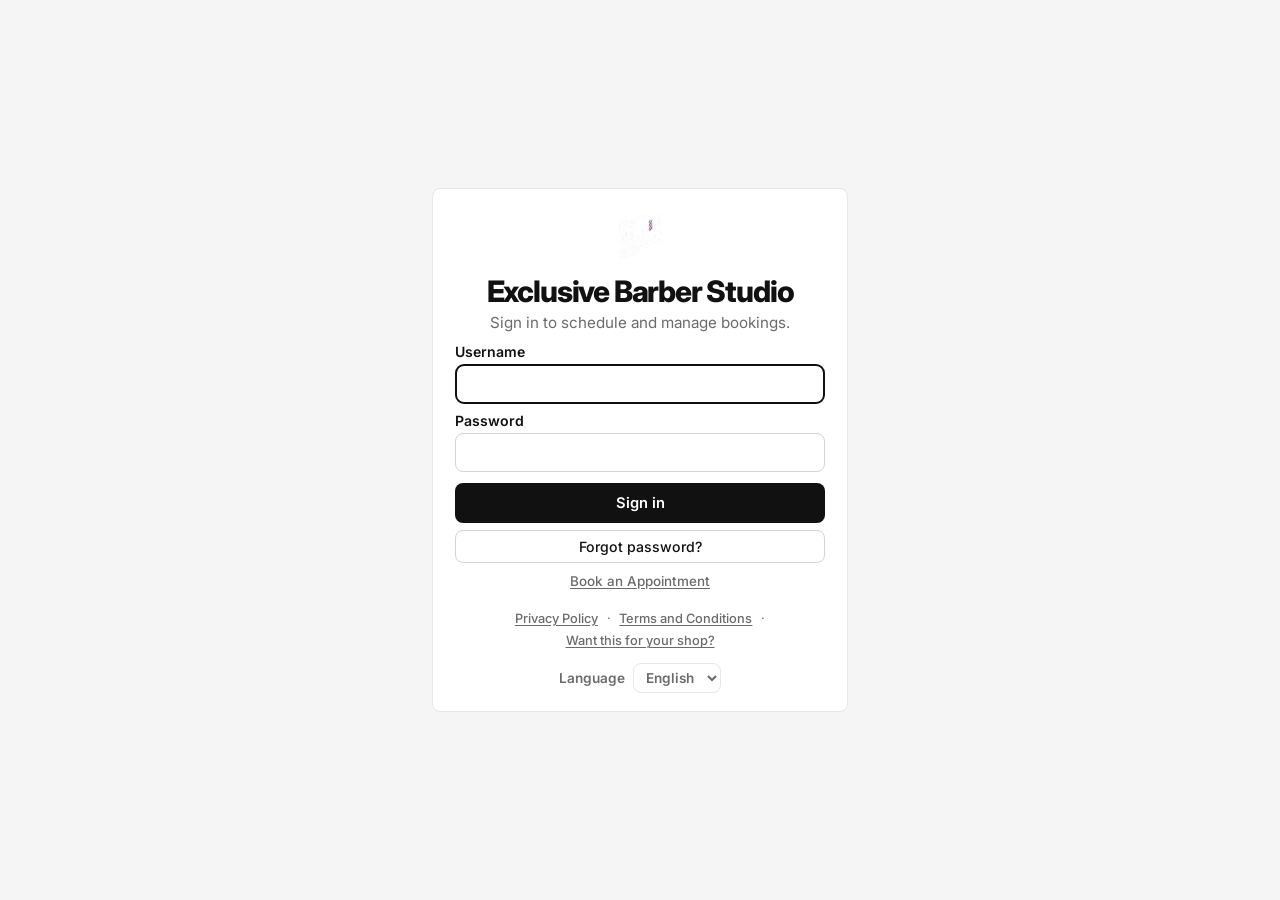
<file: templates/login.html>
<!DOCTYPE html>
<html lang="en">
  <head>
    <meta charset="UTF-8" />
    <meta name="viewport" content="width=device-width, initial-scale=1.0, viewport-fit=cover" />
    <title>Sign in — Exclusive Barber Studio</title>
    <link rel="preconnect" href="https://fonts.googleapis.com" />
    <link rel="preconnect" href="https://fonts.gstatic.com" crossorigin />
    <link
      href="https://fonts.googleapis.com/css2?family=Inter:wght@400;500;600;700&display=swap"
      rel="stylesheet"
    />
    <link rel="stylesheet" href="/static/styles.css?v=164" />
  </head>
  <body class="login-page">
    <main class="login-shell">
      <div class="login-card">
        <div class="login-brand">
          <img
            class="brand-logo"
            src="/static/img/logo.png?v=2"
            alt="Exclusive Barber Studio"
            width="200"
            height="54"
            style="margin: 0 auto 0.65rem; height: 3.25rem; max-width: 12rem"
          />
          <h1 class="login-title">Exclusive Barber Studio</h1>
          <p class="login-lead" id="login-lead" data-i18n="login.lead">Sign in to schedule and manage bookings.</p>
        </div>

        <form id="login-form" class="login-form" autocomplete="on">
          <label>
            <span data-i18n="login.username">Username</span>
            <input type="text" id="login-username" name="username" required maxlength="80" autocomplete="username" autofocus />
          </label>
          <label>
            <span data-i18n="login.password">Password</span>
            <input type="password" id="login-password" name="password" required maxlength="200" autocomplete="current-password" />
          </label>
          <p class="login-error" id="login-error" hidden role="alert"></p>
          <button type="submit" class="cta login-submit" data-i18n="login.submit">Sign in</button>
          <button type="button" class="chip login-forgot-btn" id="show-forgot" data-i18n="login.forgot">Forgot password?</button>
        </form>

        <form id="forgot-form" class="login-form" hidden>
          <p class="login-forgot-lead" data-i18n="login.forgotLead">Enter your username or email. We’ll send a reset link if email is configured.</p>
          <label>
            <span data-i18n="login.usernameOrEmail">Username or email</span>
            <input type="text" id="forgot-identity" name="username_or_email" required maxlength="255" autocomplete="username" />
          </label>
          <p class="login-error" id="forgot-error" hidden role="alert"></p>
          <p class="login-ok" id="forgot-ok" hidden role="status"></p>
          <button type="submit" class="cta login-submit" data-i18n="login.sendReset">Send reset link</button>
          <button type="button" class="chip login-forgot-btn" id="show-login" data-i18n="login.backToSignIn">Back to sign in</button>
        </form>

        <p class="login-book-link">
          <a href="/book" data-i18n="login.bookLink">Book an Appointment</a>
        </p>

        <p class="site-legal-footer login-legal-footer">
          <a href="/privacy">Privacy Policy</a>
          <span aria-hidden="true">·</span>
          <a href="/terms">Terms and Conditions</a>
          <span aria-hidden="true">·</span>
          <a href="/interested">Want this for your shop?</a>
        </p>

        <label class="login-lang">
          <span data-i18n="settings.language">Language</span>
          <select id="login-language">
            <option value="en">English</option>
            <option value="es">Español</option>
          </select>
        </label>
      </div>
    </main>
    <script>
      (function () {
        var EMAIL_OK = {{ "true" if email_configured else "false" }};
        var I18N = {
          en: {
            "login.lead": "Sign in to schedule and manage jobs.",
            "login.username": "Username",
            "login.password": "Password",
            "login.submit": "Sign in",
            "login.forgot": "Forgot password?",
            "login.forgotLead": "Enter your username or email. We’ll send a reset link if email is configured.",
            "login.usernameOrEmail": "Username or email",
            "login.sendReset": "Send reset link",
            "login.backToSignIn": "Back to sign in",
            "login.failed": "Invalid username or password.",
            "login.resetSent": "If an account matches, a reset email was sent. Check your inbox.",
            "login.emailOff": "Email is not configured. Ask an admin to reset your password in Settings → Users.",
            "login.bookLink": "Book an Appointment",
            "settings.language": "Language",
          },
          es: {
            "login.lead": "Inicie sesión para programar y gestionar trabajos.",
            "login.username": "Usuario",
            "login.password": "Contraseña",
            "login.submit": "Entrar",
            "login.forgot": "¿Olvidó la contraseña?",
            "login.forgotLead": "Ingrese su usuario o correo. Enviaremos un enlace si el correo está configurado.",
            "login.usernameOrEmail": "Usuario o correo",
            "login.sendReset": "Enviar enlace",
            "login.backToSignIn": "Volver a iniciar sesión",
            "login.failed": "Usuario o contraseña incorrectos.",
            "login.resetSent": "Si hay una cuenta, se envió un correo de restablecimiento. Revise su bandeja.",
            "login.emailOff": "El correo no está configurado. Pida a un admin restablecer la contraseña en Ajustes → Usuarios.",
            "login.bookLink": "Agendar una cita",
            "settings.language": "Idioma",
          },
        };
        function lang() {
          try {
            var prefs = JSON.parse(localStorage.getItem("repairDesk.prefs.v1") || "{}");
            return prefs.language === "es" ? "es" : "en";
          } catch (e) {
            return "en";
          }
        }
        function t(key) {
          var L = lang();
          return (I18N[L] && I18N[L][key]) || I18N.en[key] || key;
        }
        function applyI18n() {
          document.querySelectorAll("[data-i18n]").forEach(function (el) {
            el.textContent = t(el.getAttribute("data-i18n"));
          });
          document.documentElement.lang = lang();
          var sel = document.getElementById("login-language");
          if (sel) sel.value = lang();
        }
        applyI18n();
        document.getElementById("login-language").addEventListener("change", function (e) {
          try {
            var prefs = JSON.parse(localStorage.getItem("repairDesk.prefs.v1") || "{}");
            prefs.language = e.target.value;
            localStorage.setItem("repairDesk.prefs.v1", JSON.stringify(prefs));
          } catch (_) {}
          applyI18n();
        });
        function showForgot(on) {
          document.getElementById("login-form").hidden = !!on;
          document.getElementById("forgot-form").hidden = !on;
        }
        document.getElementById("show-forgot").addEventListener("click", function () {
          showForgot(true);
        });
        document.getElementById("show-login").addEventListener("click", function () {
          showForgot(false);
        });
        document.getElementById("login-form").addEventListener("submit", async function (e) {
          e.preventDefault();
          var err = document.getElementById("login-error");
          err.hidden = true;
          try {
            var res = await fetch("/api/auth/login", {
              method: "POST",
              headers: { "Content-Type": "application/json" },
              credentials: "same-origin",
              body: JSON.stringify({
                username: document.getElementById("login-username").value.trim(),
                password: document.getElementById("login-password").value,
              }),
            });
            if (!res.ok) {
              var body = {};
              try { body = await res.json(); } catch (_) {}
              err.textContent = body.detail || t("login.failed");
              err.hidden = false;
              return;
            }
            window.location.href = "/";
          } catch (_) {
            err.textContent = t("login.failed");
            err.hidden = false;
          }
        });
        document.getElementById("forgot-form").addEventListener("submit", async function (e) {
          e.preventDefault();
          var err = document.getElementById("forgot-error");
          var ok = document.getElementById("forgot-ok");
          err.hidden = true;
          ok.hidden = true;
          if (!EMAIL_OK) {
            err.textContent = t("login.emailOff");
            err.hidden = false;
            return;
          }
          try {
            var res = await fetch("/api/auth/forgot-password", {
              method: "POST",
              headers: { "Content-Type": "application/json" },
              credentials: "same-origin",
              body: JSON.stringify({
                username_or_email: document.getElementById("forgot-identity").value.trim(),
              }),
            });
            var body = {};
            try { body = await res.json(); } catch (_) {}
            if (!res.ok || body.ok === false) {
              err.textContent = body.detail || t("login.emailOff");
              err.hidden = false;
              return;
            }
            ok.textContent = body.detail || t("login.resetSent");
            ok.hidden = false;
          } catch (_) {
            err.textContent = t("login.emailOff");
            err.hidden = false;
          }
        });
      })();
    </script>
  </body>
</html>
</file>
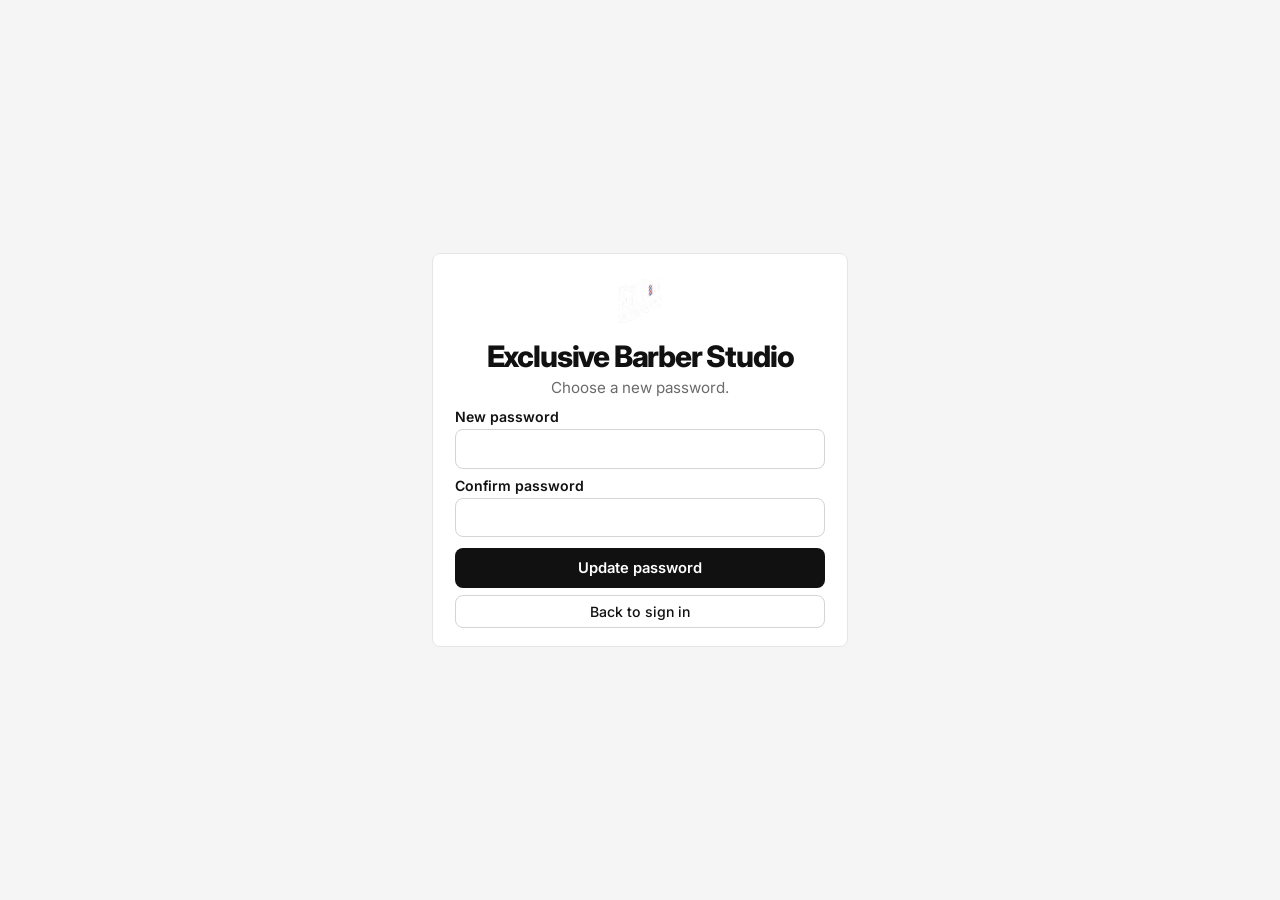
<file: templates/reset_password.html>
<!DOCTYPE html>
<html lang="en">
  <head>
    <meta charset="UTF-8" />
    <meta name="viewport" content="width=device-width, initial-scale=1.0, viewport-fit=cover" />
    <title>Reset password — Exclusive Barber Studio</title>
    <link rel="preconnect" href="https://fonts.googleapis.com" />
    <link rel="preconnect" href="https://fonts.gstatic.com" crossorigin />
    <link
      href="https://fonts.googleapis.com/css2?family=Inter:wght@400;500;600;700&display=swap"
      rel="stylesheet"
    />
    <link rel="stylesheet" href="/static/styles.css?v=164" />
  </head>
  <body class="login-page">
    <main class="login-shell">
      <div class="login-card">
        <div class="login-brand">
          <img
            class="brand-logo"
            src="/static/img/logo.png?v=2"
            alt="Exclusive Barber Studio"
            width="200"
            height="54"
            style="margin: 0 auto 0.65rem; height: 3.25rem; max-width: 12rem"
          />
          <h1 class="login-title">Exclusive Barber Studio</h1>
          <p class="login-lead" data-i18n="reset.lead">Choose a new password.</p>
        </div>
        <form id="reset-form" class="login-form">
          <input type="hidden" id="reset-token" value="{{ token | e }}" />
          <label>
            <span data-i18n="reset.newPassword">New password</span>
            <input type="password" id="reset-password" required minlength="6" maxlength="200" autocomplete="new-password" />
          </label>
          <label>
            <span data-i18n="reset.confirmPassword">Confirm password</span>
            <input type="password" id="reset-confirm" required minlength="6" maxlength="200" autocomplete="new-password" />
          </label>
          <p class="login-error" id="reset-error" hidden role="alert"></p>
          <p class="login-ok" id="reset-ok" hidden role="status"></p>
          <button type="submit" class="cta login-submit" data-i18n="reset.submit">Update password</button>
          <a class="chip login-forgot-btn" href="/login" data-i18n="login.backToSignIn">Back to sign in</a>
        </form>
      </div>
    </main>
    <script>
      (function () {
        var I18N = {
          en: {
            "reset.lead": "Choose a new password.",
            "reset.newPassword": "New password",
            "reset.confirmPassword": "Confirm password",
            "reset.submit": "Update password",
            "reset.mismatch": "Passwords do not match.",
            "reset.short": "Password must be at least 6 characters.",
            "reset.invalid": "This reset link is invalid or has expired.",
            "reset.done": "Password updated. You can sign in now.",
            "login.backToSignIn": "Back to sign in",
          },
          es: {
            "reset.lead": "Elija una nueva contraseña.",
            "reset.newPassword": "Nueva contraseña",
            "reset.confirmPassword": "Confirmar contraseña",
            "reset.submit": "Actualizar contraseña",
            "reset.mismatch": "Las contraseñas no coinciden.",
            "reset.short": "La contraseña debe tener al menos 6 caracteres.",
            "reset.invalid": "Este enlace no es válido o ha expirado.",
            "reset.done": "Contraseña actualizada. Ya puede iniciar sesión.",
            "login.backToSignIn": "Volver a iniciar sesión",
          },
        };
        function lang() {
          try {
            var prefs = JSON.parse(localStorage.getItem("repairDesk.prefs.v1") || "{}");
            return prefs.language === "es" ? "es" : "en";
          } catch (e) {
            return "en";
          }
        }
        function t(key) {
          var L = lang();
          return (I18N[L] && I18N[L][key]) || I18N.en[key] || key;
        }
        document.querySelectorAll("[data-i18n]").forEach(function (el) {
          el.textContent = t(el.getAttribute("data-i18n"));
        });
        document.documentElement.lang = lang();
        document.getElementById("reset-form").addEventListener("submit", async function (e) {
          e.preventDefault();
          var err = document.getElementById("reset-error");
          var ok = document.getElementById("reset-ok");
          err.hidden = true;
          ok.hidden = true;
          var token = document.getElementById("reset-token").value.trim();
          var pw = document.getElementById("reset-password").value;
          var confirm = document.getElementById("reset-confirm").value;
          if (pw.length < 6) {
            err.textContent = t("reset.short");
            err.hidden = false;
            return;
          }
          if (pw !== confirm) {
            err.textContent = t("reset.mismatch");
            err.hidden = false;
            return;
          }
          if (!token) {
            err.textContent = t("reset.invalid");
            err.hidden = false;
            return;
          }
          try {
            var res = await fetch("/api/auth/reset-password", {
              method: "POST",
              headers: { "Content-Type": "application/json" },
              credentials: "same-origin",
              body: JSON.stringify({ token: token, new_password: pw }),
            });
            var body = {};
            try { body = await res.json(); } catch (_) {}
            if (!res.ok) {
              err.textContent = body.detail || t("reset.invalid");
              err.hidden = false;
              return;
            }
            ok.textContent = t("reset.done");
            ok.hidden = false;
            setTimeout(function () { window.location.href = "/login"; }, 1400);
          } catch (_) {
            err.textContent = t("reset.invalid");
            err.hidden = false;
          }
        });
      })();
    </script>
  </body>
</html>
</file>
<file: static/styles.css>
:root {
  /* Aligned with customer /book (black / white Square-like desk) */
  --ink: #111;
  --muted: #6b6b6b;
  --line: #e6e6e6;
  --line-strong: #d4d4d4;
  --bg: #f5f5f5;
  --surface: #ffffff;
  /* Accent family (Look → Accent): primary + darker hover + DEMO mark */
  --accent: #111;
  --accent-2: #000;
  --accent-demo: #c62828;
  --danger: #b42318;
  --hour-h: 56px;
  --day-hours: 10;
  --radius: 8px;
  --ease: cubic-bezier(0.22, 1, 0.36, 1);
  --page-pad: clamp(0.85rem, 2vw, 1.5rem);
  --board-gap: clamp(0.75rem, 1.5vw, 1.15rem);
  --font-brand: Inter, system-ui, -apple-system, sans-serif;
  --font-display: Inter, system-ui, -apple-system, sans-serif;
  --font-body: Inter, system-ui, -apple-system, sans-serif;
  --font-metric: Inter, system-ui, -apple-system, sans-serif;
  --font-size-base: 16px;
}

*,
*::before,
*::after {
  box-sizing: border-box;
}

html {
  font-size: var(--font-size-base);
  overflow-x: clip;
}

html,
body {
  margin: 0;
  min-height: 100%;
  max-width: 100%;
}

body {
  font-family: var(--font-body);
  font-size: 1rem;
  color: var(--ink);
  background: var(--bg);
  -webkit-font-smoothing: antialiased;
  overflow-x: clip;
}

button,
input,
select,
textarea {
  font: inherit;
  color: inherit;
}

.app {
  width: 100%;
  max-width: min(1400px, 100%);
  margin: 0 auto;
  padding: var(--page-pad);
  padding-bottom: 2.5rem;
  min-height: 100vh;
  display: flex;
  flex-direction: column;
  box-sizing: border-box;
}

.header {
  display: flex;
  flex-wrap: wrap;
  align-items: center;
  justify-content: space-between;
  gap: 0.85rem 1rem;
  margin-bottom: 1.25rem;
  flex-shrink: 0;
  animation: rise 0.5s var(--ease) both;
}

/* Desktop: children join .header flex (order restores brand | nav | account | actions).
   ≤960: masthead becomes a real flex column so brand + account read as one unit. */
.header-masthead {
  display: contents;
}

.header .brand {
  order: 0;
}

.header .app-nav {
  order: 1;
  flex: 1 1 auto;
  justify-content: center;
}

.header .account-menu {
  order: 2;
}

.header .header-actions {
  order: 3;
}

.brand {
  display: flex;
  flex-wrap: wrap;
  align-items: center;
  gap: 0.45rem 0.75rem;
  min-width: 0;
  flex: 1 1 auto;
}

.dashboard-title {
  margin: 0;
  font-family: var(--font-brand);
  font-size: clamp(1.05rem, 2.5vw, 1.35rem);
  font-weight: 700;
  letter-spacing: -0.03em;
  line-height: 1.15;
  color: var(--ink);
  min-width: 0;
}

.dashboard-title-demo {
  color: var(--accent-demo, var(--accent));
  font-weight: 700;
}

.brand-mark {
  width: 2.25rem;
  height: 2.25rem;
  border-radius: 50%;
  background: #0a0a0a;
  position: relative;
  flex-shrink: 0;
}

.brand-mark::after {
  content: none;
}

.brand-logo {
  display: block;
  height: 2.1rem;
  width: auto;
  max-width: min(7.5rem, 28vw);
  object-fit: contain;
  flex-shrink: 0;
}

.brand-logo[hidden] {
  display: none !important;
}

.logo {
  margin: 0;
  font-family: var(--font-brand);
  font-size: clamp(1.15rem, 2.4vw, 1.55rem);
  font-weight: 700;
  letter-spacing: -0.03em;
  line-height: 1.1;
}

.header-actions {
  display: flex;
  align-items: center;
  gap: 0.65rem;
  flex-wrap: wrap;
  justify-content: flex-end;
  min-width: 0;
}

.day-nav {
  display: flex;
  align-items: center;
  gap: 0.2rem;
  padding: 0.25rem;
  background: var(--surface);
  border: 1px solid var(--line);
  border-radius: var(--radius);
  max-width: 100%;
  flex-wrap: wrap;
}

.day-nav input[type="date"] {
  border: 0;
  background: transparent;
  padding: 0.4rem 0.35rem;
  font-weight: 500;
  font-size: 0.92rem;
  min-width: 0;
  max-width: 11.5rem;
}

.schedule-mode-chips {
  display: flex;
  align-items: center;
  gap: 0.25rem;
  margin-left: 0.2rem;
  flex-wrap: wrap;
}

.schedule-mode-chips .chip {
  padding: 0.4rem 0.7rem;
  font-size: 0.84rem;
}

.icon,
.chip,
.cta,
.danger,
.slot-btn,
.job {
  cursor: pointer;
  transition:
    transform 0.2s var(--ease),
    background 0.2s var(--ease),
    border-color 0.2s var(--ease),
    box-shadow 0.2s var(--ease);
}

.icon {
  width: 2rem;
  height: 2rem;
  display: inline-grid;
  place-items: center;
  border: 0;
  background: transparent;
  border-radius: 8px;
  color: var(--ink);
  flex-shrink: 0;
}

.icon:hover {
  background: rgba(12, 18, 16, 0.05);
}

.chip {
  border: 1px solid var(--line-strong);
  background: var(--surface);
  color: var(--ink);
  padding: 0.45rem 0.75rem;
  border-radius: var(--radius);
  font-size: 0.88rem;
  font-weight: 500;
  white-space: nowrap;
}

.chip:hover {
  border-color: var(--ink);
  transform: none;
}

.cta {
  display: inline-flex;
  align-items: center;
  gap: 0.45rem;
  border: 0;
  background: var(--accent);
  color: #fff;
  padding: 0.7rem 1rem;
  border-radius: var(--radius);
  font-weight: 600;
  font-size: 0.92rem;
  box-shadow: none;
  white-space: nowrap;
}

.cta:hover {
  transform: none;
  background: var(--accent-2);
}

.danger {
  border: 0;
  background: transparent;
  color: var(--danger);
  font-weight: 600;
  padding: 0.55rem 0.7rem;
  border-radius: 10px;
}

.danger:hover {
  background: rgba(180, 35, 24, 0.06);
}

/* Equal tech columns — count driven by --board-cols (1 when filtered) */
.board {
  /*
   * Shared Day board panel under map + toolbar (Stacked / Columns / Focus):
   * --day-calendar-h = timeline / overview scroll window (Columns reference)
   * --day-tech-top-h = Columns .tech-top height (Focus pager must fit this)
   * --day-board-h    = full column card = top + calendar (one wrapper for all views)
   */
  --day-calendar-h: min(52vh, calc(100vh - 22rem));
  --day-tech-top-h: 3.25rem;
  --day-board-h: calc(var(--day-tech-top-h) + var(--day-calendar-h));
  display: grid;
  grid-template-columns: repeat(var(--board-cols, 2), minmax(0, 1fr));
  gap: var(--board-gap);
  width: 100%;
  max-width: 100%;
  flex: 0 0 auto;
  align-content: start;
  align-items: start;
  min-width: 0;
  min-height: 0;
  overflow-x: clip;
}

/*
 * Day board views: Stacked (is-overview) | Columns (--board-cols up to 3) | Focus (is-single).
 */
.board.is-single,
.board.is-overview {
  --board-cols: 1;
}

.board.is-columns {
  --board-cols: 3;
}

.board > .status,
.board > .day-tech-switcher,
.board > .day-overview {
  grid-column: 1 / -1;
}

/* Stacked | Columns | Focus — under the map, above the day board */
.day-board-toolbar {
  display: flex;
  flex-wrap: wrap;
  align-items: center;
  justify-content: center;
  gap: 0.45rem 0.75rem;
  margin: 0.15rem 0 0.55rem;
  min-width: 0;
}

.day-board-toolbar[hidden] {
  display: none !important;
}

.day-board-toolbar-controls {
  display: inline-flex;
  flex-wrap: wrap;
  align-items: center;
  justify-content: center;
  gap: 0.45rem 0.65rem;
  min-width: 0;
  max-width: 100%;
}

.day-board-view-toggle {
  display: inline-flex;
  flex-wrap: nowrap;
  align-items: center;
  gap: 0.2rem;
  padding: 0.22rem;
  background: rgba(255, 255, 255, 0.78);
  border: 1px solid var(--line);
  border-radius: 12px;
  backdrop-filter: blur(10px);
}

.day-board-view-toggle .chip {
  margin: 0;
  padding: 0.38rem 0.72rem;
  font-size: 0.82rem;
  border-style: solid;
  border-color: transparent;
  background: transparent;
  box-shadow: none;
}

.day-board-view-toggle .chip:hover {
  transform: none;
  background: rgba(12, 18, 16, 0.04);
}

.day-board-view-toggle .toggle-chip.active {
  border-color: var(--accent);
  background: #f5f5f5;
  color: var(--ink);
  font-weight: 600;
}

.day-board-columns-pager {
  display: inline-flex;
  align-items: center;
  gap: 0.35rem;
  padding: 0.2rem 0.35rem;
  background: rgba(255, 255, 255, 0.78);
  border: 1px solid var(--line);
  border-radius: 12px;
  backdrop-filter: blur(10px);
}

.day-board-columns-pager[hidden] {
  display: none !important;
}

.day-board-columns-page {
  font-size: 0.78rem;
  font-weight: 600;
  color: var(--muted);
  min-width: 4.5rem;
  text-align: center;
  white-space: nowrap;
}

.day-board-columns-pager .day-tech-nav:disabled {
  opacity: 0.35;
  cursor: default;
}

/* Compact All overview — stacked per-tech summaries under the map */
.day-overview {
  display: flex;
  flex-direction: column;
  gap: 0.45rem;
  width: 100%;
  min-width: 0;
}

/*
 * One shared schedule-panel height under map + toolbar.
 * Stacked overview and Columns/Focus .tech cards all use --day-board-h.
 */
.board.is-overview > .day-overview,
.board.is-columns > .tech,
.board.is-single > .tech {
  height: var(--day-board-h);
  min-height: var(--day-board-h);
  max-height: var(--day-board-h);
  box-sizing: border-box;
}

.board.is-overview > .day-overview {
  overflow-x: hidden;
  overflow-y: auto;
  overscroll-behavior: contain;
  -webkit-overflow-scrolling: touch;
}

.day-overview-item {
  display: flex;
  flex-direction: column;
  gap: 0.35rem;
  flex: 0 0 auto;
  min-width: 0;
  /* Same enter flow as Columns .tech */
  animation: rise 0.55s var(--ease) both;
}

.day-overview-item:nth-child(1) {
  animation-delay: 0s;
}

.day-overview-item:nth-child(2) {
  animation-delay: 0.08s;
}

.day-overview-item:nth-child(3) {
  animation-delay: 0.16s;
}

.day-overview-item:nth-child(4) {
  animation-delay: 0.24s;
}

.day-overview-item:nth-child(5) {
  animation-delay: 0.32s;
}

.day-overview-item:nth-child(6) {
  animation-delay: 0.4s;
}

.day-overview-item:nth-child(n + 7) {
  animation-delay: 0.48s;
}

.day-overview-item.is-expanded {
  flex: 1 1 auto;
  min-height: 0;
}

.day-overview-row {
  display: grid;
  grid-template-columns: auto minmax(0, 1fr) minmax(0, 1.35fr) auto;
  align-items: center;
  gap: 0.65rem 0.85rem;
  width: 100%;
  margin: 0;
  padding: 0.75rem 0.9rem;
  text-align: left;
  border: 1px solid var(--line);
  border-radius: calc(var(--radius) + 2px);
  background: rgba(255, 255, 255, 0.88);
  backdrop-filter: blur(10px);
  box-shadow: 0 1px 0 rgba(255, 255, 255, 0.75) inset;
  cursor: pointer;
  color: inherit;
  font: inherit;
  transition: background 0.15s ease, border-color 0.15s ease, transform 0.15s ease;
  flex: 0 0 auto;
}

.day-overview-row:hover {
  background: rgba(255, 255, 255, 0.98);
  border-color: color-mix(in srgb, var(--tech-color, var(--accent)) 35%, var(--line));
}

.day-overview-row:focus-visible {
  outline: 2px solid color-mix(in srgb, var(--tech-color, var(--accent)) 55%, transparent);
  outline-offset: 2px;
}

.day-overview-row.is-expanded {
  border-color: color-mix(in srgb, var(--tech-color, var(--accent)) 45%, var(--line));
  background: color-mix(in srgb, var(--tech-color, var(--accent)) 8%, rgba(255, 255, 255, 0.95));
  box-shadow: 0 0 0 1px color-mix(in srgb, var(--tech-color, var(--accent)) 28%, transparent),
    0 1px 0 rgba(255, 255, 255, 0.75) inset;
}

.day-overview-swatch {
  width: 0.65rem;
  height: 0.65rem;
  border-radius: 999px;
  background: var(--tech-color, var(--accent));
  flex-shrink: 0;
  box-shadow: 0 0 0 3px color-mix(in srgb, var(--tech-color, var(--accent)) 18%, transparent);
}

.day-overview-main {
  display: flex;
  flex-direction: column;
  gap: 0.12rem;
  min-width: 0;
}

.day-overview-name {
  font-family: var(--font-display);
  font-size: 0.98rem;
  font-weight: 700;
  letter-spacing: -0.02em;
  color: var(--tech-color, var(--ink));
  line-height: 1.2;
  overflow: hidden;
  text-overflow: ellipsis;
  white-space: nowrap;
}

.day-overview-count {
  font-size: 0.74rem;
  font-weight: 500;
  color: var(--muted);
}

.day-overview-next {
  font-size: 0.8rem;
  font-weight: 500;
  color: var(--ink);
  line-height: 1.3;
  min-width: 0;
  overflow: hidden;
  text-overflow: ellipsis;
  white-space: nowrap;
  opacity: 0.88;
}

.day-overview-chevron {
  display: inline-flex;
  color: var(--muted);
  opacity: 0.7;
  transition: transform 0.2s var(--ease), color 0.15s ease, opacity 0.15s ease;
}

.day-overview-row:hover .day-overview-chevron {
  color: var(--tech-color, var(--ink));
  opacity: 1;
}

.day-overview-row.is-expanded .day-overview-chevron {
  transform: rotate(90deg);
  color: var(--tech-color, var(--ink));
  opacity: 1;
}

/* In-place Stacked expand: full day timeline under the selected overview row */
.day-overview-panel {
  flex: 1 1 auto;
  min-height: 10rem;
  display: flex;
  flex-direction: column;
  overflow: hidden;
  border: 1px solid color-mix(in srgb, var(--line) 70%, transparent);
  border-radius: calc(var(--radius) + 2px);
  background: rgba(255, 255, 255, 0.72);
  animation: rise 0.4s var(--ease) both;
}

.day-overview-panel > .tech.is-embedded {
  flex: 1 1 auto;
  min-height: 0;
  height: auto;
  max-height: none;
  border: none;
  box-shadow: none;
  background: transparent;
  display: flex;
  flex-direction: column;
}

.day-overview-panel .timeline-scroll {
  flex: 1 1 auto;
  min-height: 0;
  height: auto;
  max-height: none;
}

/* Phone Day: prev/next technician (one column at a time) */
.day-tech-switcher {
  display: flex;
  align-items: center;
  justify-content: space-between;
  gap: 0.45rem;
  margin: 0 0 0.55rem;
  padding: 0.35rem 0.4rem;
  border: 1px solid var(--line);
  border-radius: 12px;
  background: rgba(255, 255, 255, 0.88);
  backdrop-filter: blur(10px);
}

.day-tech-switcher-locked {
  justify-content: center;
}

.day-tech-switcher-locked .day-tech-switcher-mid {
  align-items: center;
}

.day-tech-switcher-mid {
  flex: 1 1 auto;
  min-width: 0;
  display: flex;
  flex-direction: column;
  align-items: center;
  gap: 0.28rem;
  text-align: center;
}

.day-tech-switcher-label {
  font-family: var(--font-display);
  font-size: 0.92rem;
  font-weight: 700;
  letter-spacing: -0.02em;
  color: var(--ink);
  line-height: 1.25;
}

.day-tech-switcher-label[style*="--tech-color"] {
  color: var(--tech-color, var(--ink));
}

.day-tech-switcher-actions {
  display: flex;
  flex-wrap: wrap;
  justify-content: center;
  gap: 0.25rem;
}

.day-tech-switcher .day-tech-nav {
  flex: 0 0 auto;
  width: 2.35rem;
  height: 2.35rem;
}

.day-tech-switcher .day-tech-nav:disabled {
  opacity: 0.35;
  pointer-events: none;
}

.day-tech-switcher .day-tech-mode {
  min-height: 1.85rem;
  padding: 0.22rem 0.55rem;
  font-size: 0.74rem;
}

.tech-day-tech-switcher {
  margin: 0 0 0.65rem;
}

.tech-day-body > .tech-day-tech-switcher {
  flex: 0 0 auto;
  width: 100%;
}

.status {
  color: var(--muted);
  margin: 2.5rem 0;
  text-align: center;
}

.tech {
  min-width: 0;
  width: 100%;
  max-width: 100%;
  display: flex;
  flex-direction: column;
  background: rgba(255, 255, 255, 0.82);
  border: 1px solid var(--line);
  border-radius: calc(var(--radius) + 4px);
  overflow: hidden;
  backdrop-filter: blur(12px);
  box-shadow: 0 1px 0 rgba(255, 255, 255, 0.8) inset;
  animation: rise 0.55s var(--ease) both;
  min-height: 0;
}

/* Stagger Columns (and Focus remount) enter — same rhythm as Stacked rows */
.tech:nth-child(1) {
  animation-delay: 0s;
}

.tech:nth-child(2) {
  animation-delay: 0.08s;
}

.tech:nth-child(3) {
  animation-delay: 0.16s;
}

.tech:nth-child(4) {
  animation-delay: 0.24s;
}

@keyframes rise {
  from {
    opacity: 0;
    transform: translateY(12px);
  }
  to {
    opacity: 1;
    transform: none;
  }
}

.tech-top {
  display: flex;
  justify-content: space-between;
  align-items: center;
  gap: 0.75rem;
  /* Locked so Focus pager cannot grow the card past Columns */
  height: var(--day-tech-top-h, 3.25rem);
  min-height: var(--day-tech-top-h, 3.25rem);
  max-height: var(--day-tech-top-h, 3.25rem);
  padding: 0 1rem;
  box-sizing: border-box;
  border-bottom: 1px solid var(--line);
  flex-shrink: 0;
  cursor: pointer;
  user-select: none;
  transition: background 0.15s ease;
}

.tech-top:hover {
  background: rgba(12, 18, 16, 0.03);
}

.tech-top:focus-visible {
  outline: 2px solid color-mix(in srgb, var(--accent) 55%, transparent);
  outline-offset: -2px;
}

.tech.is-selectable {
  cursor: default;
}

/* Focus mode: ‹ name › — same chevrons as Columns / phone tech nav */
.tech-top--focus {
  cursor: default;
  justify-content: flex-start;
  flex-wrap: wrap;
  gap: 0.45rem 0.65rem;
}

.tech-top--focus > .tech-focus-pager {
  flex: 0 0 auto;
}

.tech-top--focus > span {
  flex: 0 1 auto;
  margin-left: auto;
}

.tech-focus-pager {
  display: inline-flex;
  align-items: center;
  justify-content: flex-start;
  gap: 0.15rem;
  flex: 0 0 auto;
  width: max-content;
  max-width: 100%;
  min-width: 0;
  background: transparent;
  border: 0;
  padding: 0;
}

.tech-focus-pager .day-tech-nav {
  width: 2rem;
  height: 2rem;
  flex: 0 0 auto;
  color: var(--muted);
}

.tech-focus-pager .day-tech-nav:hover {
  color: var(--ink);
  background: rgba(12, 18, 16, 0.06);
}

/* Name pill: hug the label — larger type, never stretch between ‹ › */
.tech-focus-pager .focus-tech-name {
  flex: 0 0 auto;
  display: inline-flex;
  align-items: center;
  justify-content: flex-start;
  gap: 0.3rem;
  width: max-content;
  max-width: min(70vw, 14rem);
  min-width: 0;
  height: auto;
  margin: 0;
  padding: 0.38rem 0.7rem 0.38rem 0.75rem;
  border: 1px solid transparent;
  border-radius: 999px;
  background: rgba(12, 18, 16, 0.05);
  box-shadow: inset 2.5px 0 0 0 var(--tech-color, var(--accent));
  font: inherit;
  font-family: var(--font-display);
  font-size: clamp(1.12rem, 3.2vw, 1.35rem);
  font-weight: 700;
  letter-spacing: -0.025em;
  line-height: 1.15;
  text-align: left;
  text-decoration: none;
  white-space: nowrap;
  cursor: pointer;
  color: var(--tech-color, var(--accent));
  transition: background 0.15s ease, border-color 0.15s ease;
}

.tech-focus-pager .focus-tech-name-text {
  flex: 0 1 auto;
  min-width: 0;
  max-width: 100%;
  overflow: hidden;
  text-overflow: ellipsis;
  white-space: nowrap;
}

.tech-focus-pager .focus-tech-name-chevron {
  flex: 0 0 auto;
  width: 10px;
  height: 10px;
  opacity: 0.5;
  color: var(--muted);
  transition: transform 0.15s ease, opacity 0.15s ease;
}

.tech-focus-pager .focus-tech-name:hover {
  background: rgba(12, 18, 16, 0.07);
  border-color: rgba(12, 18, 16, 0.06);
}

.tech-focus-pager .focus-tech-name:hover .focus-tech-name-chevron,
.tech-focus-pager .focus-tech-name.is-open .focus-tech-name-chevron {
  opacity: 0.85;
  color: var(--ink);
}

.tech-focus-pager .focus-tech-name.is-open {
  background: color-mix(in srgb, var(--tech-color, var(--accent)) 12%, #fff);
  border-color: color-mix(in srgb, var(--tech-color, var(--accent)) 22%, transparent);
}

.tech-focus-pager .focus-tech-name.is-open .focus-tech-name-chevron {
  transform: rotate(180deg);
}

.tech-focus-pager .focus-tech-name:focus-visible {
  outline: 2px solid color-mix(in srgb, var(--accent) 55%, transparent);
  outline-offset: 2px;
}

/* Focus tech picker — light menu (replaces native <select>) */
.focus-tech-menu {
  position: fixed;
  z-index: 460;
  min-width: min(14rem, calc(100vw - 1.5rem));
  max-width: min(18rem, calc(100vw - 1.25rem));
  max-height: min(18rem, calc(100vh - 2rem));
  overflow-x: hidden;
  overflow-y: auto;
  padding: 0.35rem;
  border: 1px solid var(--line);
  border-radius: 12px;
  background: #fff;
  box-shadow: 0 10px 28px rgba(12, 18, 16, 0.14);
  overscroll-behavior: contain;
}

.focus-tech-menu[hidden] {
  display: none !important;
}

.focus-tech-menu-item {
  display: flex;
  align-items: center;
  gap: 0.55rem;
  width: 100%;
  min-height: 2.5rem;
  margin: 0;
  padding: 0.45rem 0.55rem;
  border: 0;
  border-radius: 8px;
  background: transparent;
  color: var(--ink);
  font: inherit;
  font-size: 0.9rem;
  font-weight: 560;
  text-align: left;
  cursor: pointer;
}

.focus-tech-menu-item:hover {
  background: rgba(12, 18, 16, 0.05);
}

.focus-tech-menu-item:focus-visible {
  outline: 2px solid color-mix(in srgb, var(--accent) 55%, transparent);
  outline-offset: -1px;
}

.focus-tech-menu-item.is-selected {
  background: rgba(17, 17, 17, 0.08);
  color: var(--accent);
  font-weight: 650;
}

.focus-tech-menu-dot {
  width: 0.7rem;
  height: 0.7rem;
  border-radius: 999px;
  flex-shrink: 0;
  box-shadow: inset 0 0 0 1px rgba(12, 18, 16, 0.12);
}

.focus-tech-menu-label {
  flex: 1 1 auto;
  min-width: 0;
  overflow: hidden;
  text-overflow: ellipsis;
  white-space: nowrap;
}

.focus-tech-menu-check {
  flex: 0 0 auto;
  width: 1rem;
  color: var(--accent);
  font-size: 0.95rem;
  font-weight: 700;
  text-align: center;
  line-height: 1;
}

.tech-top h2 {
  margin: 0;
  font-family: var(--font-display);
  font-size: clamp(0.98rem, 1.4vw, 1.12rem);
  font-weight: 700;
  letter-spacing: -0.03em;
  min-width: 0;
  overflow: hidden;
  text-overflow: ellipsis;
  white-space: nowrap;
}

.tech-top span {
  color: var(--muted);
  font-size: 0.78rem;
  font-weight: 500;
  padding: 0.25rem 0.55rem;
  background: rgba(12, 18, 16, 0.04);
  border-radius: 999px;
  flex-shrink: 1;
  min-width: 0;
  max-width: 55%;
  overflow: hidden;
  text-overflow: ellipsis;
  white-space: nowrap;
}

.timeline-scroll {
  flex: 1 1 auto;
  min-height: 0;
  overflow-x: hidden;
  overflow-y: auto;
  overscroll-behavior: contain;
  -webkit-overflow-scrolling: touch;
  /* Pane height comes from parent .tech (--day-board-h − --day-tech-top-h) */
  height: var(--day-calendar-h, min(52vh, calc(100vh - 22rem)));
  max-height: var(--day-calendar-h, min(52vh, calc(100vh - 22rem)));
  scroll-behavior: smooth;
}

.board.is-single .timeline-scroll,
.board.is-columns .timeline-scroll,
#page-scheduling.is-tech-filtered .timeline-scroll {
  height: var(--day-calendar-h, min(52vh, calc(100vh - 22rem)));
  max-height: var(--day-calendar-h, min(52vh, calc(100vh - 22rem)));
}

.timeline {
  position: relative;
  height: calc(var(--day-hours) * var(--hour-h));
  margin: 0.55rem 0.7rem 0.9rem;
  flex: 0 0 auto;
  cursor: crosshair;
}

.timeline .slot-guide {
  position: absolute;
  left: 3.1rem;
  right: 0.15rem;
  height: 2px;
  margin-top: -1px;
  background: color-mix(in srgb, var(--tech-color, var(--accent)) 70%, transparent);
  box-shadow: 0 0 0 3px color-mix(in srgb, var(--tech-color, var(--accent)) 12%, transparent);
  border-radius: 2px;
  pointer-events: none;
  z-index: 2;
}

.timeline .slot-guide::after {
  content: "";
  position: absolute;
  left: 0;
  right: 0;
  top: 0;
  height: calc(var(--hour-h) * 0.5);
  background: color-mix(in srgb, var(--tech-color, var(--accent)) 8%, transparent);
  border-radius: 8px;
  pointer-events: none;
}

.hour {
  position: absolute;
  left: 0;
  right: 0;
  border-top: 1px solid rgba(12, 18, 16, 0.05);
  pointer-events: none;
}

.hour span {
  position: absolute;
  left: 0;
  top: -0.55rem;
  width: 2.9rem;
  font-size: 0.66rem;
  font-weight: 500;
  color: var(--muted);
  letter-spacing: 0.01em;
}

.travel {
  position: absolute;
  left: 3.1rem;
  right: 0.15rem;
  z-index: 3;
  background: repeating-linear-gradient(
    -45deg,
    rgba(17, 17, 17, 0.05),
    rgba(17, 17, 17, 0.05) 4px,
    rgba(17, 17, 17, 0.08) 4px,
    rgba(17, 17, 17, 0.08) 8px
  );
  border-radius: 8px;
  font-size: 0.65rem;
  font-weight: 500;
  color: var(--accent);
  display: flex;
  align-items: center;
  padding-left: 0.5rem;
  letter-spacing: 0.02em;
  overflow: hidden;
}

.job {
  position: absolute;
  left: 3.1rem;
  right: 0.15rem;
  z-index: 4;
  border: 0;
  border-radius: 10px;
  padding: 0.45rem 0.6rem;
  text-align: left;
  color: #fff;
  overflow: hidden;
  cursor: pointer;
  box-shadow: 0 8px 20px rgba(12, 18, 16, 0.12);
}

.job:hover {
  transform: translateY(-2px) scale(1.01);
}

.job strong,
.job span {
  display: block;
  overflow: hidden;
  text-overflow: ellipsis;
  white-space: nowrap;
}

.job strong {
  font-family: var(--font-display);
  font-size: 0.88rem;
  font-weight: 700;
  letter-spacing: -0.02em;
}

.job span {
  font-size: 0.72rem;
  opacity: 0.9;
  margin-top: 0.08rem;
}

.drawer[hidden] {
  display: none;
}

.drawer {
  position: fixed;
  inset: 0;
  /* Touch-lock overlays are trapped in z-index:0 shells; keep below tech-day (45+) */
  z-index: 40;
  display: grid;
  grid-template-columns: 1fr min(520px, 100%);
}

.drawer-scrim {
  background: rgba(8, 12, 11, 0.4);
  backdrop-filter: blur(4px);
  animation: fade 0.25s var(--ease);
}

.drawer-panel {
  background: var(--surface);
  border-left: 1px solid var(--line);
  overflow-x: clip;
  overflow-y: auto;
  padding: 1.35rem 1.45rem 2.5rem;
  animation: slide 0.35s var(--ease);
  box-shadow: -20px 0 50px rgba(8, 12, 11, 0.1);
  min-width: 0;
  max-width: 100%;
}

.drawer-panel .form {
  min-width: 0;
  max-width: 100%;
}

/* Staff New Booking — Square-like steps (mirrors /book) */
.staff-book-steps {
  display: flex;
  flex-wrap: wrap;
  gap: 0.35rem;
  margin: 0 0 1rem;
}

.staff-book-step {
  appearance: none;
  border: 1px solid var(--line);
  background: var(--surface);
  color: var(--muted, #666);
  font: inherit;
  font-size: 0.72rem;
  font-weight: 600;
  letter-spacing: 0.04em;
  text-transform: uppercase;
  padding: 0.4rem 0.65rem;
  border-radius: 999px;
  cursor: pointer;
}

.staff-book-step.is-active {
  background: var(--accent);
  border-color: var(--accent);
  color: #fff;
}

.staff-book-step.is-done {
  border-color: var(--accent);
  color: var(--accent);
}

.staff-book-summary {
  margin: 0 0 1rem;
  padding: 0.65rem 0.75rem;
  border: 1px solid var(--line);
  border-radius: 10px;
  background: #f7f7f7;
  font-size: 0.85rem;
  line-height: 1.35;
  color: #222;
}

.staff-book-panel h3 {
  margin: 0 0 0.75rem;
}

.staff-service-list {
  display: flex;
  flex-direction: column;
  gap: 0.55rem;
  margin-bottom: 0.75rem;
}

.staff-service-row {
  display: flex;
  align-items: center;
  justify-content: space-between;
  gap: 0.75rem;
  padding: 0.75rem 0.85rem;
  border: 1px solid var(--line);
  border-radius: 12px;
  background: #fff;
}

.staff-service-row.has-qty {
  border-color: #111;
}

.staff-service-copy {
  display: flex;
  flex-direction: column;
  gap: 0.15rem;
  min-width: 0;
}

.staff-service-copy strong {
  font-size: 0.95rem;
}

.staff-service-copy span {
  font-size: 0.8rem;
  color: var(--muted, #666);
}

.staff-service-meta {
  font-weight: 500;
  color: #222 !important;
}

.staff-qty {
  display: inline-flex;
  align-items: center;
  gap: 0.35rem;
  flex-shrink: 0;
}

.staff-qty-btn {
  width: 2rem;
  height: 2rem;
  border-radius: 999px;
  border: 1px solid #111;
  background: #fff;
  color: #111;
  font-size: 1.1rem;
  line-height: 1;
  cursor: pointer;
}

.staff-qty-btn:hover {
  background: #111;
  color: #fff;
}

.staff-qty-val {
  min-width: 1.25rem;
  text-align: center;
  font-weight: 600;
}

.staff-book-actions {
  display: flex;
  flex-wrap: wrap;
  gap: 0.5rem;
  align-items: center;
}

.staff-book-actions .cta {
  margin-left: auto;
}

/* .cta { display: inline-flex } beats UA [hidden] — force hide early-step CTAs */
.staff-book-actions #staff-book-submit[hidden],
.staff-book-actions #staff-book-next[hidden],
.staff-book-actions #staff-book-back[hidden] {
  display: none !important;
}

.staff-barber-locked {
  margin: 0 0 0.75rem;
  padding: 0.85rem 1rem;
  border: 1px solid var(--line);
  border-radius: 12px;
  background: #f7f7f7;
}

.staff-barber-locked-label {
  margin: 0 0 0.2rem;
  font-size: 0.72rem;
  font-weight: 600;
  letter-spacing: 0.06em;
  text-transform: uppercase;
  color: var(--muted, #666);
}

.staff-barber-locked-name {
  margin: 0;
  font-size: 1.15rem;
  font-weight: 700;
  color: var(--ink);
}

/* Staff New Booking slots — match /book .sq-slot grid */
.staff-slot-groups {
  display: flex;
  flex-direction: column;
  gap: 0.35rem;
  max-height: none;
  overflow: visible;
}

.staff-slot-group {
  margin-bottom: 1.1rem;
}

.staff-slot-group h4 {
  margin: 0 0 0.55rem;
  font-size: 0.95rem;
  color: #8a8a8a;
  font-weight: 600;
}

.staff-slot-grid {
  display: grid;
  grid-template-columns: repeat(3, minmax(0, 1fr));
  gap: 0.65rem;
}

@media (min-width: 520px) {
  .staff-slot-grid {
    grid-template-columns: repeat(4, minmax(0, 1fr));
  }
}

.staff-sq-slot {
  appearance: none;
  border: 2px solid transparent;
  background: #f2f2f2;
  color: var(--ink);
  padding: 0.7rem 0.45rem;
  border-radius: 8px;
  font: inherit;
  font-weight: 700;
  font-size: 0.92rem;
  cursor: pointer;
  line-height: 1.2;
  width: 100%;
  text-align: center;
  white-space: nowrap;
  box-sizing: border-box;
}

.staff-sq-slot:hover:not(:disabled) {
  background: #e8e8e8;
}

.staff-sq-slot.selected,
.staff-sq-slot.active {
  background: var(--accent);
  border-color: var(--accent);
  color: #fff;
}

.staff-sq-slot:disabled,
.staff-sq-slot.unavailable {
  opacity: 0.4;
  cursor: not-allowed;
}

.sq-optional {
  font-weight: 400;
  text-transform: none;
  letter-spacing: 0;
  color: var(--muted, #888);
  font-size: 0.85em;
}

/* Booking form | tech day calendar side-by-side on desktop */
body.has-tech-day .drawer {
  grid-template-columns: minmax(0, 1fr) min(420px, 38vw);
}

body.has-tech-day .drawer-scrim {
  pointer-events: none;
  background: rgba(8, 12, 11, 0.22);
  backdrop-filter: blur(2px);
}

body.has-tech-day .drawer-panel {
  pointer-events: auto;
  max-width: 100%;
}

@keyframes fade {
  from {
    opacity: 0;
  }
  to {
    opacity: 1;
  }
}

@keyframes slide {
  from {
    transform: translateX(28px);
    opacity: 0.6;
  }
  to {
    transform: none;
    opacity: 1;
  }
}

.drawer-top {
  display: flex;
  justify-content: space-between;
  align-items: flex-start;
  gap: 0.75rem;
  margin-bottom: 1.35rem;
}

.drawer-top-copy,
.detail-top-copy {
  min-width: 0;
  flex: 1 1 auto;
}

.eyebrow {
  margin: 0 0 0.25rem;
  font-size: 0.72rem;
  font-weight: 600;
  letter-spacing: 0.08em;
  text-transform: uppercase;
  color: var(--accent);
}

.drawer-top h2 {
  margin: 0;
  font-family: var(--font-display);
  font-size: 1.55rem;
  font-weight: 800;
  letter-spacing: -0.04em;
  line-height: 1.15;
}

.drawer-day {
  margin: 0.35rem 0 0;
  font-size: 0.88rem;
  font-weight: 500;
  line-height: 1.35;
  color: var(--muted);
  overflow-wrap: anywhere;
}

.drawer-top .icon {
  flex-shrink: 0;
}

.detail-top {
  margin-bottom: 0.85rem;
}

.detail-top .drawer-day {
  margin-top: 0.2rem;
}

.form section {
  margin-bottom: 1.25rem;
  padding-bottom: 1.15rem;
  border-bottom: 1px solid var(--line);
}

.form h3 {
  margin: 0 0 0.75rem;
  font-family: var(--font-display);
  font-size: 0.78rem;
  font-weight: 700;
  letter-spacing: 0.08em;
  text-transform: uppercase;
  color: var(--muted);
}

.form label {
  display: grid;
  gap: 0.35rem;
  margin-bottom: 0.7rem;
  font-size: 0.8rem;
  color: var(--muted);
  font-weight: 500;
  min-width: 0;
  max-width: 100%;
}

.form input,
.form select,
.form textarea {
  width: 100%;
  max-width: 100%;
  min-width: 0;
  box-sizing: border-box;
  border: 1px solid var(--line-strong);
  border-radius: 11px;
  padding: 0.65rem 0.75rem;
  background: #fafbfa;
  transition: border-color 0.15s ease, box-shadow 0.15s ease, background 0.15s ease;
}

.form input:focus,
.form select:focus,
.form textarea:focus {
  outline: none;
  background: #fff;
  border-color: var(--accent);
  box-shadow: 0 0 0 3px rgba(17, 17, 17, 0.1);
}

.grid-2 {
  display: grid;
  grid-template-columns: repeat(2, minmax(0, 1fr));
  gap: 0.55rem;
}

.grid-3 {
  display: grid;
  grid-template-columns: repeat(3, minmax(0, 1fr));
  gap: 0.55rem;
}

.schedule-section {
  margin-bottom: 1.4rem;
  padding-bottom: 1.35rem;
  min-width: 0;
  max-width: 100%;
}

.schedule-date {
  display: flex;
  flex-direction: column;
  gap: 0.55rem;
  margin: 0.25rem 0 0.85rem;
  width: 100%;
  max-width: 100%;
  min-width: 0;
  box-sizing: border-box;
  overflow-x: clip;
}

.schedule-date input,
.schedule-date input[type="date"] {
  display: block;
  padding: 0.82rem 0.9rem;
  font-size: 0.98rem;
  width: 100%;
  max-width: 100%;
  min-width: 0;
  box-sizing: border-box;
}

.schedule-when {
  display: grid;
  grid-template-columns: minmax(0, 1fr) minmax(0, 1fr);
  gap: 1.15rem 1.25rem;
  margin: 0 0 1.25rem;
  padding: 1.15rem 1.2rem;
  background: rgba(12, 18, 16, 0.03);
  border: 1px solid var(--line);
  border-radius: 14px;
  width: 100%;
  max-width: 100%;
  min-width: 0;
  box-sizing: border-box;
}

.schedule-when label {
  margin-bottom: 0;
  gap: 0.55rem;
  min-width: 0;
  max-width: 100%;
}

/* min-width only — leave width free for upcoming unit-affix rows (min / mi) */
.schedule-when input {
  padding: 0.82rem 0.9rem;
  font-size: 0.98rem;
  max-width: 100%;
  min-width: 0;
  box-sizing: border-box;
}

.tech-field {
  margin-top: 1rem;
  margin-bottom: 0.35rem;
}

.tech-field select {
  font-size: 1rem;
  font-weight: 600;
  color: var(--ink);
  padding: 0.75rem 0.85rem;
  border-width: 1.5px;
}

.field-hint {
  font-size: 0.75rem;
  font-weight: 450;
  color: var(--muted);
  margin-top: -0.1rem;
}

.form .field-label {
  display: inline;
  line-height: 1.3;
}

.req {
  color: var(--danger);
  font-weight: 700;
  margin-left: 0.15em;
  white-space: nowrap;
}

.req-legend {
  margin: 0 0 0.85rem;
  padding: 0;
  font-size: 0.78rem;
  font-weight: 450;
  color: var(--muted);
  line-height: 1.35;
}

.req-legend .req {
  margin-left: 0;
}

.tech-suggest {
  display: flex;
  align-items: center;
  justify-content: space-between;
  gap: 0.75rem;
  margin: 0.85rem 0 0;
  padding: 0.7rem 0.8rem;
  background: linear-gradient(135deg, rgba(17, 17, 17, 0.08), rgba(17, 17, 17, 0.04));
  border: 1px solid rgba(17, 17, 17, 0.18);
  border-radius: 12px;
}

.tech-suggest-copy {
  display: grid;
  gap: 0.15rem;
  min-width: 0;
}

.tech-suggest-copy strong {
  font-size: 0.88rem;
  color: var(--ink);
}

.tech-suggest-copy span {
  font-size: 0.78rem;
  color: var(--muted);
  font-weight: 450;
}

.tech-suggest .chip {
  flex-shrink: 0;
}

.hint {
  margin: -0.2rem 0 0.7rem;
  padding: 0.65rem 0.75rem;
  background: rgba(17, 17, 17, 0.08);
  color: var(--accent);
  border-radius: 11px;
  font-size: 0.84rem;
  font-weight: 500;
  cursor: pointer;
}

.slots-bar {
  display: flex;
  justify-content: space-between;
  align-items: center;
  gap: 0.5rem;
  margin: 0.15rem 0 0.45rem;
  font-size: 0.88rem;
  font-weight: 500;
}

.slots-bar-actions {
  display: flex;
  flex-wrap: wrap;
  gap: 0.35rem;
  justify-content: flex-end;
}

.toggle-chip {
  border-style: dashed;
}

/* Secondary selected: grey fill — primary CTAs use solid accent */
.toggle-chip.active {
  border-style: solid;
  border-color: var(--accent);
  background: #f5f5f5;
  color: var(--ink);
  font-weight: 600;
}

.slots-summary {
  margin: 0 0 0.55rem;
  font-size: 0.8rem;
  font-weight: 600;
  color: var(--accent);
}

.slots {
  display: grid;
  gap: 0.4rem;
  max-height: 260px;
  overflow: auto;
  margin-bottom: 0.5rem;
}

.slot-btn {
  display: flex;
  align-items: center;
  justify-content: space-between;
  gap: 0.5rem;
  border: 1.5px solid rgba(17, 17, 17, 0.22);
  background: linear-gradient(180deg, #f7f7f7, #f0f0f0);
  border-radius: 11px;
  padding: 0.65rem 0.8rem;
  text-align: left;
  font-weight: 600;
  color: var(--ink);
  box-shadow: 0 1px 0 rgba(17, 17, 17, 0.06);
}

.slot-btn:hover:not(:disabled) {
  border-color: rgba(17, 17, 17, 0.5);
  background: linear-gradient(180deg, #ececec, #e4e4e4);
}

.slot-btn.active {
  border-color: var(--accent);
  background: var(--accent);
  color: #fff;
  font-weight: 700;
}

.slot-btn.active .slot-badge {
  background: rgba(255, 255, 255, 0.22);
  color: #fff;
}

.slot-btn.unavailable,
.slot-btn:disabled {
  background: #eceeed;
  border-color: transparent;
  color: #8a918e;
  cursor: not-allowed;
  opacity: 0.8;
  font-weight: 450;
  box-shadow: none;
}

.slot-btn .slot-time {
  flex: 1;
  min-width: 0;
}

.slot-btn .slot-tech {
  flex-shrink: 0;
  font-size: 0.72rem;
  font-weight: 600;
  color: var(--muted);
  max-width: 7.5rem;
  overflow: hidden;
  text-overflow: ellipsis;
  white-space: nowrap;
}

.slot-btn.active .slot-tech {
  color: rgba(255, 255, 255, 0.88);
}

.slot-btn .slot-badge {
  flex-shrink: 0;
  font-size: 0.68rem;
  font-weight: 700;
  letter-spacing: 0.03em;
  text-transform: uppercase;
  padding: 0.18rem 0.4rem;
  border-radius: 999px;
  background: rgba(17, 17, 17, 0.12);
  color: var(--accent);
}

.slot-btn .slot-reason {
  flex-shrink: 0;
  font-size: 0.72rem;
  font-weight: 600;
  letter-spacing: 0.02em;
  text-transform: uppercase;
  color: #9aa19e;
}

.picked {
  margin: 0;
  font-size: 0.88rem;
  font-weight: 600;
  color: var(--accent);
}

.error {
  color: var(--danger);
  margin: 0 0 0.75rem;
  font-size: 0.9rem;
}

.form-actions {
  display: flex;
  justify-content: flex-end;
  gap: 0.5rem;
  align-items: center;
  padding-top: 0.25rem;
}

#detail-dialog {
  border: 1px solid var(--line);
  border-radius: 18px;
  padding: 0;
  max-width: 440px;
  width: calc(100% - 2rem);
  max-height: min(90vh, 820px);
  background: var(--surface);
  box-shadow: 0 24px 60px rgba(8, 12, 11, 0.18);
  overflow: hidden;
  /* Centered modal (view + edit); never dock as a right drawer */
  margin: auto;
  position: fixed;
  inset: 0;
}

#detail-dialog[data-mode="edit"] {
  max-width: min(560px, calc(100% - 2rem));
  max-height: min(92vh, 900px);
}

#detail-dialog[data-mode="invoice"] {
  max-width: min(720px, calc(100% - 1.5rem));
  max-height: min(94vh, 960px);
}

#detail-dialog::backdrop {
  background: rgba(8, 12, 11, 0.45);
  backdrop-filter: blur(4px);
}

.detail {
  padding: 1.25rem;
  max-height: min(90vh, 820px);
  overflow-y: auto;
}

#detail-dialog[data-mode="edit"] .detail {
  max-height: min(92vh, 900px);
}

#detail-dialog[data-mode="invoice"] .detail {
  max-height: min(94vh, 960px);
  display: flex;
  flex-direction: column;
  gap: 0.65rem;
}

.detail-invoice {
  display: flex;
  flex-direction: column;
  gap: 0.65rem;
  min-height: 0;
  flex: 1 1 auto;
}

.detail-invoice[hidden] {
  display: none !important;
}

.detail-invoice-bar {
  justify-content: space-between;
  flex-wrap: wrap;
  gap: 0.5rem;
  position: sticky;
  top: 0;
  z-index: 2;
  margin: 0;
  padding: 0.15rem 0 0.55rem;
  background: var(--surface);
}

.detail-invoice-host {
  display: flex;
  flex-direction: column;
  gap: 0.65rem;
  min-width: 0;
}

.detail-invoice-host .invoice-toolbar {
  grid-area: unset;
  justify-content: flex-start;
  min-height: 0;
}

.detail-invoice-host .invoice-toolbar > .chip,
.detail-invoice-host .invoice-toolbar .invoice-accordion-toggle {
  min-width: 0;
}

.detail-invoice-host .invoice-sheet-wrap {
  grid-area: unset;
}

.detail-invoice-host .invoice-sheet {
  box-shadow: none;
}

.detail > h3,
.detail-top h3 {
  margin: 0 0 0.85rem;
  font-family: var(--font-display);
  font-size: 1.35rem;
  font-weight: 800;
  letter-spacing: -0.03em;
  line-height: 1.2;
}

.detail-top h3 {
  margin-bottom: 0;
}

.detail #detail-body p {
  margin: 0.4rem 0;
  color: var(--muted);
  line-height: 1.45;
}

.detail-meta {
  display: flex;
  flex-wrap: wrap;
  gap: 0.35rem 0.75rem;
  margin: 0.65rem 0 0.15rem;
}

.detail-pill {
  display: inline-flex;
  align-items: center;
  padding: 0.2rem 0.55rem;
  border-radius: 999px;
  background: rgba(31, 107, 92, 0.1);
  color: var(--ink);
  font-size: 0.78rem;
  font-weight: 600;
}

.detail-actions {
  justify-content: flex-start;
  align-items: center;
  flex-wrap: wrap;
  gap: 0.75rem 1rem;
  margin-top: 1rem;
}

.detail-actions-danger {
  display: flex;
  flex-wrap: wrap;
  gap: 0.35rem 0.75rem;
  align-items: center;
  flex: 0 0 auto;
  max-width: 100%;
}

.detail-actions-danger .danger {
  white-space: nowrap;
}

.detail-actions-right {
  display: flex;
  flex-wrap: wrap;
  gap: 0.5rem;
  align-items: center;
  justify-content: flex-end;
  flex: 1 1 12rem;
  min-width: 0;
  max-width: 100%;
  margin-left: auto;
}

.detail-actions-right .chip,
.detail-actions-right .cta {
  flex: 0 1 auto;
  min-width: 0;
}

.app-toast {
  position: fixed;
  left: 50%;
  bottom: max(1.25rem, env(safe-area-inset-bottom, 0px));
  z-index: 80;
  transform: translateX(-50%);
  max-width: min(28rem, calc(100vw - 2rem));
  padding: 0.7rem 1rem;
  border-radius: 10px;
  background: #1a2e28;
  color: #f4faf7;
  font-size: 0.92rem;
  font-weight: 600;
  box-shadow: 0 10px 28px rgba(16, 36, 30, 0.28);
  text-align: center;
  pointer-events: none;
}

.app-toast.is-error {
  background: #7a1f18;
  color: #fff5f4;
}

.detail-edit {
  margin-top: 0.15rem;
}

.detail-edit section h3 {
  margin: 0 0 0.55rem;
  font-family: var(--font-display);
  font-size: 0.95rem;
  font-weight: 700;
  letter-spacing: -0.02em;
}

.detail-edit .schedule-date {
  margin-bottom: 0.75rem;
}

.detail-edit .schedule-when {
  grid-template-columns: minmax(0, 1fr) minmax(0, 1fr);
}

.detail-edit .tech-field select {
  font-size: 1rem;
}

/* Day route map — full width above tech columns (Day mode only) */
.route-map {
  margin: 0 0 1.35rem;
  width: 100%;
  min-width: 0;
  background: var(--surface);
  border: 1px solid var(--line);
  border-radius: var(--radius);
  overflow: hidden;
  box-shadow: none;
  animation: rise 0.6s var(--ease) both;
}

.route-map[hidden] {
  display: none !important;
}

/* Scheduling page fills remaining viewport under header */
#page-scheduling {
  display: flex;
  flex-direction: column;
  flex: 1 1 auto;
  min-height: 0;
  min-width: 0;
}

#page-scheduling .board-touch-shell {
  /* Hug --day-board-h content; do not flex-grow a taller empty shell */
  flex: 0 0 auto;
  min-height: 0;
  min-width: 0;
  display: flex;
  flex-direction: column;
  position: relative;
  /* Trap overlay z-index so it cannot paint above the booking drawer */
  z-index: 0;
  isolation: isolate;
}

#page-scheduling .board {
  flex: 0 0 auto;
  min-height: 0;
}

/* Narrow: tap-to-interact shells for map + calendar */
.map-touch-shell {
  position: relative;
  z-index: 0;
}

.touch-lock-overlay,
.touch-lock-done {
  display: none;
}

.touch-lock-overlay {
  position: absolute;
  inset: 0;
  /* Local to shell stacking context (shell is z-index: 0) — not above drawer */
  z-index: 5;
  margin: 0;
  padding: 0.85rem 1rem;
  border: 0;
  border-radius: inherit;
  align-items: flex-start;
  justify-content: center;
  background: rgba(12, 18, 16, 0.16);
  color: #fff;
  font: inherit;
  cursor: pointer;
  touch-action: pan-y;
  -webkit-tap-highlight-color: transparent;
}

.touch-lock-overlay-label {
  position: sticky;
  top: 32vh;
  display: inline-flex;
  align-items: center;
  justify-content: center;
  max-width: min(18rem, 100%);
  padding: 0.55rem 0.95rem;
  border-radius: 999px;
  background: rgba(12, 18, 16, 0.78);
  font-size: 0.86rem;
  font-weight: 600;
  letter-spacing: -0.01em;
  line-height: 1.25;
  text-align: center;
  box-shadow: 0 8px 22px rgba(12, 18, 16, 0.22);
  pointer-events: none;
}

.map-touch-shell .touch-lock-overlay {
  align-items: center;
  border-radius: 0;
}

.map-touch-shell .touch-lock-overlay-label {
  position: static;
  top: auto;
}

.touch-lock-done {
  position: absolute;
  top: 0.45rem;
  right: 0.45rem;
  z-index: 6;
  margin: 0;
  padding: 0.32rem 0.75rem;
  border: 1px solid rgba(255, 255, 255, 0.35);
  border-radius: 999px;
  background: rgba(12, 18, 16, 0.82);
  color: #fff;
  font: inherit;
  font-size: 0.78rem;
  font-weight: 600;
  cursor: pointer;
  touch-action: manipulation;
  box-shadow: 0 6px 16px rgba(12, 18, 16, 0.28);
}

/* Booking / detail / tech-day UI open — never show scheduling tap overlays */
body.touch-locks-suppressed .touch-lock-overlay,
body.touch-locks-suppressed .touch-lock-done {
  display: none !important;
  pointer-events: none !important;
  visibility: hidden !important;
}

.touch-lock-done:focus-visible,
.touch-lock-overlay:focus-visible {
  outline: 2px solid color-mix(in srgb, var(--accent, #2a6f5e) 70%, #fff);
  outline-offset: 2px;
}

@media (max-width: 1024px) {
  .touch-lock-shell:not(.is-unlocked) .touch-lock-overlay:not([hidden]) {
    display: flex;
  }

  .touch-lock-shell.is-unlocked .touch-lock-done:not([hidden]) {
    display: inline-flex;
    align-items: center;
  }

  .map-touch-shell:not(.is-unlocked) .leaflet-container {
    pointer-events: none;
  }

  /* Board touch-lock removed — day calendar is always interactive.
     Map shell keeps .touch-lock-shell overlay rules above. */

  /* Accordion expand: grow in place to near-viewport height (no body reparent).
     Ancestor backdrop-filter on .route-map would trap position:fixed — stay in-flow. */
  .map-touch-shell.is-expanded {
    position: relative;
    z-index: 2;
  }

  .map-touch-shell.is-expanded .day-map {
    height: min(78dvh, 680px) !important;
    min-height: min(78dvh, 680px) !important;
    border-radius: 0;
  }

  .map-touch-shell.is-expanded .touch-lock-done:not([hidden]) {
    top: 0.55rem;
    right: 0.55rem;
    z-index: 10;
    padding: 0.42rem 0.9rem;
    font-size: 0.84rem;
    box-shadow: 0 8px 22px rgba(12, 18, 16, 0.32);
  }

  /* Compact tech prev/next while map is expanded (board switcher may be off-screen).
     Centered at top so Leaflet zoom (top-left) and Done (top-right) stay clear. */
  .day-map-tech-nav {
    display: none;
    position: absolute;
    top: 0.55rem;
    left: 50%;
    right: auto;
    transform: translateX(-50%);
    z-index: 10;
    align-items: center;
    gap: 0.28rem;
    max-width: min(58%, calc(100% - 7.5rem));
    margin: 0;
    padding: 0.22rem 0.28rem;
    border: 1px solid rgba(255, 255, 255, 0.28);
    border-radius: 999px;
    background: rgba(12, 18, 16, 0.82);
    color: #fff;
    box-shadow: 0 8px 22px rgba(12, 18, 16, 0.32);
    pointer-events: auto;
  }

  .map-touch-shell.is-expanded .day-map-tech-nav:not([hidden]) {
    display: inline-flex;
  }

  .day-map-tech-nav .day-tech-nav {
    flex: 0 0 auto;
    width: 2.1rem;
    height: 2.1rem;
    border-color: rgba(255, 255, 255, 0.28);
    background: rgba(255, 255, 255, 0.1);
    color: #fff;
  }

  .day-map-tech-nav .day-tech-nav:disabled {
    opacity: 0.35;
    pointer-events: none;
  }

  .day-map-tech-nav-label {
    flex: 1 1 auto;
    min-width: 0;
    padding: 0 0.2rem;
    border-left: 3px solid var(--tech-color, rgba(255, 255, 255, 0.45));
    font-family: var(--font-display);
    font-size: 0.78rem;
    font-weight: 700;
    letter-spacing: -0.02em;
    line-height: 1.2;
    text-align: center;
    white-space: nowrap;
    overflow: hidden;
    text-overflow: ellipsis;
    color: #fff;
  }

  .tech-day-map-shell.is-expanded {
    position: relative;
    z-index: 2;
  }

  .tech-day-map-shell.is-expanded .tech-day-map {
    height: min(62dvh, 560px) !important;
    min-height: min(62dvh, 560px) !important;
  }

  .tech-day-map-shell.is-expanded .tech-day-map-toggle {
    border-radius: 0 0 12px 12px;
  }
}

/* Phone/tablet calendar focus sheet — fullscreen scrollport (replaces unlock height hack) */
.board-focus {
  position: fixed;
  inset: 0;
  z-index: 45;
  pointer-events: none;
}

.board-focus[hidden] {
  display: none !important;
}

.board-focus:not([hidden]) {
  display: block;
  pointer-events: auto;
}

.board-focus-scrim {
  position: absolute;
  inset: 0;
  background: rgba(8, 12, 11, 0.42);
  backdrop-filter: blur(3px);
  opacity: 0;
  transition: opacity 0.28s var(--ease);
}

.board-focus.is-open .board-focus-scrim {
  opacity: 1;
}

.board-focus.is-closing .board-focus-scrim {
  opacity: 0;
}

.board-focus-panel {
  position: absolute;
  left: 0;
  right: 0;
  bottom: 0;
  top: max(0.55rem, env(safe-area-inset-top, 0px));
  display: flex;
  flex-direction: column;
  min-height: 0;
  max-height: calc(100dvh - max(0.55rem, env(safe-area-inset-top, 0px)));
  background: var(--surface);
  border-radius: 18px 18px 0 0;
  border: 1px solid var(--line);
  border-bottom: 0;
  box-shadow: 0 -18px 48px rgba(8, 12, 11, 0.16);
  transform: translateY(104%);
  transition: transform 0.3s var(--ease);
  overflow: hidden;
}

/* Phone: flush focus sheet — no grey padded “card” around the calendar */
@media (max-width: 640px) {
  .board-focus-panel {
    top: 0;
    max-height: 100dvh;
    /* Match page bg (not a floating white/grey card) */
    background: var(--bg);
    border: 0;
    border-radius: 0;
    box-shadow: none;
  }

  .board-focus-top {
    background: color-mix(in srgb, var(--surface) 82%, var(--bg));
    border-bottom-color: color-mix(in srgb, var(--line) 70%, transparent);
  }

  .board-focus-scroll {
    padding-top: 0.35rem;
    padding-bottom: max(0.65rem, env(safe-area-inset-bottom, 0px));
    padding-left: max(0.55rem, env(safe-area-inset-left, 0px));
    padding-right: max(0.55rem, env(safe-area-inset-right, 0px));
    background: transparent;
  }

  .board-focus-scroll .board.is-single > .tech,
  .board-focus-scroll .board > .tech:only-of-type {
    background: transparent;
    border: 0;
    border-radius: 0;
    box-shadow: none;
    backdrop-filter: none;
  }

  .board-focus-scroll .day-tech-switcher {
    background: transparent;
    border: 0;
    border-radius: 0;
    backdrop-filter: none;
    padding-left: 0;
    padding-right: 0;
  }

  .board-focus-placeholder {
    border: 0;
    border-radius: 0;
    background: transparent;
    min-height: 8rem;
  }
}

.board-focus.is-open .board-focus-panel {
  transform: translateY(0);
}

.board-focus.is-closing .board-focus-panel {
  transform: translateY(104%);
}

.board-focus-top {
  display: flex;
  align-items: center;
  justify-content: space-between;
  gap: 0.75rem;
  flex-shrink: 0;
  padding: 0.7rem 0.85rem 0.65rem;
  padding-left: max(0.85rem, env(safe-area-inset-left, 0px));
  padding-right: max(0.85rem, env(safe-area-inset-right, 0px));
  border-bottom: 1px solid var(--line);
  background: color-mix(in srgb, var(--surface) 92%, var(--bg));
}

.board-focus-top h2 {
  margin: 0;
  font-family: var(--font-display);
  font-size: 1.15rem;
  font-weight: 800;
  letter-spacing: -0.03em;
  color: var(--ink);
}

.board-focus-done {
  margin: 0;
  padding: 0.4rem 0.9rem;
  border: 1px solid var(--line-strong);
  border-radius: 999px;
  background: var(--accent);
  color: #fff;
  font: inherit;
  font-size: 0.82rem;
  font-weight: 600;
  cursor: pointer;
  touch-action: manipulation;
  -webkit-tap-highlight-color: transparent;
}

.board-focus-done:focus-visible {
  outline: 2px solid color-mix(in srgb, var(--accent) 70%, #fff);
  outline-offset: 2px;
}

.board-focus-scroll {
  flex: 1 1 auto;
  min-height: 0;
  overflow-x: hidden;
  overflow-y: auto;
  overscroll-behavior: contain;
  -webkit-overflow-scrolling: touch;
  touch-action: pan-y;
  padding: 0.55rem 0.55rem max(0.85rem, env(safe-area-inset-bottom, 0px));
  background:
    linear-gradient(180deg, color-mix(in srgb, var(--bg) 55%, #fff) 0%, var(--bg) 100%);
}

.board-focus-scroll .board {
  flex: 0 0 auto;
  min-height: min-content;
  height: auto;
  max-height: none;
  overflow: visible;
  align-content: start;
}

.board-focus-scroll .timeline-scroll,
.board-focus-scroll .board.is-single .timeline-scroll {
  flex: 0 0 auto;
  min-height: auto;
  max-height: none;
  overflow: visible;
  overscroll-behavior: auto;
}

.board-focus-scroll .week-board,
.board-focus-scroll .week-board.week-calendar,
.board-focus-scroll .month-board {
  max-height: none;
  height: auto;
  min-height: 0;
}

.board-focus-scroll .week-cal-scroll {
  flex: 0 0 auto;
  min-height: auto;
  max-height: none;
  overflow-x: auto;
  overflow-y: visible;
  overscroll-behavior-x: contain;
  -webkit-overflow-scrolling: touch;
}

.board-focus-scroll .month-board {
  overflow-x: auto;
  overflow-y: visible;
}

.board-focus-placeholder {
  min-height: 12rem;
  border-radius: calc(var(--radius) + 4px);
  border: 1px dashed var(--line-strong);
  background: color-mix(in srgb, var(--surface) 72%, var(--bg));
}

body.board-focus-on {
  overflow: hidden;
}

@media (prefers-reduced-motion: reduce) {
  .board-focus-scrim,
  .board-focus-panel {
    transition-duration: 0.01ms;
  }
}

@media (min-width: 1025px) {
  .board-focus {
    display: none !important;
  }
}

/* Week / month calendar boards */
.week-board,
.month-board {
  width: 100%;
  min-width: 0;
  background: rgba(255, 255, 255, 0.82);
  border: 1px solid var(--line);
  border-radius: calc(var(--radius) + 4px);
  overflow: hidden;
  backdrop-filter: blur(12px);
  animation: rise 0.45s var(--ease) both;
}

.week-board.week-calendar {
  display: flex;
  flex-direction: column;
  flex: 1 1 auto;
  min-height: 0;
  max-height: min(78vh, calc(100vh - 7.5rem));
  height: min(78vh, calc(100vh - 7.5rem));
}

.week-board-top,
.month-board-top {
  display: flex;
  flex-wrap: wrap;
  align-items: flex-start;
  justify-content: space-between;
  gap: 0.65rem 1.25rem;
  padding: 0.85rem 1.05rem 0.75rem;
  border-bottom: 1px solid var(--line);
  flex-shrink: 0;
}

.week-board-top h2,
.month-board-top h2 {
  margin: 0;
  font-family: var(--font-display);
  font-size: clamp(1.05rem, 1.6vw, 1.3rem);
  font-weight: 700;
  letter-spacing: -0.03em;
}

.week-board-top p,
.month-board-top p {
  margin: 0.2rem 0 0;
  color: var(--muted);
  font-size: 0.88rem;
}

/* Classic week calendar: hours × day columns */
.week-cal-legend {
  display: flex;
  flex-wrap: wrap;
  gap: 0.4rem 0.45rem;
  justify-content: flex-end;
  align-items: center;
  max-width: min(100%, 42rem);
}

.week-cal-scroll {
  flex: 1 1 auto;
  min-height: 0;
  overflow-x: hidden;
  overflow-y: auto;
  overscroll-behavior: contain;
  -webkit-overflow-scrolling: touch;
  max-height: min(70vh, calc(100vh - 11rem));
}

.week-cal-head {
  display: grid;
  grid-template-columns: 3.25rem repeat(7, minmax(0, 1fr));
  position: sticky;
  top: 0;
  z-index: 3;
  background: rgba(255, 255, 255, 0.96);
  border-bottom: 1px solid var(--line);
  backdrop-filter: blur(8px);
  width: 100%;
  min-width: 0;
}

.week-cal-gutter-head {
  border-right: 1px solid var(--line);
}

.week-cal-day-head {
  display: flex;
  flex-direction: column;
  align-items: flex-start;
  gap: 0.1rem;
  min-width: 0;
  padding: 0.55rem 0.45rem;
  border: 0;
  border-right: 1px solid var(--line);
  background: transparent;
  text-align: left;
  font: inherit;
  cursor: pointer;
  color: var(--ink);
}

.week-cal-day-head:last-child {
  border-right: 0;
}

.week-cal-day-head:hover,
.week-cal-day-head.is-selected {
  background: rgba(17, 17, 17, 0.08);
}

.week-cal-dow {
  font-size: 0.68rem;
  font-weight: 700;
  letter-spacing: 0.04em;
  text-transform: uppercase;
  color: var(--muted);
}

.week-cal-date {
  font-size: clamp(0.82rem, 1.1vw, 1rem);
  font-weight: 700;
  letter-spacing: -0.02em;
  max-width: 100%;
  overflow: hidden;
  text-overflow: ellipsis;
  white-space: nowrap;
}

.week-cal-day-head.is-today .week-cal-date {
  color: var(--accent);
}

.week-cal-count {
  font-size: 0.68rem;
  font-weight: 600;
  color: var(--muted);
  max-width: 100%;
  overflow: hidden;
  text-overflow: ellipsis;
  white-space: nowrap;
}

.week-cal-body {
  display: grid;
  grid-template-columns: 3.25rem minmax(0, 1fr);
  width: 100%;
  min-width: 0;
}

.week-cal-gutter {
  position: relative;
  border-right: 1px solid var(--line);
  background: rgba(248, 249, 248, 0.95);
}

.week-cal-hour {
  position: absolute;
  left: 0;
  right: 0;
  transform: translateY(-50%);
  padding: 0 0.3rem 0 0;
  text-align: right;
  font-size: 0.65rem;
  font-weight: 600;
  color: var(--muted);
  pointer-events: none;
}

.week-cal-days {
  display: grid;
  grid-template-columns: repeat(7, minmax(0, 1fr));
  min-width: 0;
}

.week-cal-day {
  position: relative;
  min-width: 0;
  border-right: 1px solid var(--line);
  cursor: pointer;
  background: var(--surface);
}

.week-cal-day:last-child {
  border-right: 0;
}

.week-cal-day.is-today {
  background: rgba(17, 17, 17, 0.04);
}

.week-cal-day.is-selected {
  box-shadow: inset 0 0 0 2px rgba(17, 17, 17, 0.22);
}

.week-cal-day:hover {
  background: rgba(12, 18, 16, 0.025);
}

.week-cal-day-grid {
  position: absolute;
  inset: 0;
  pointer-events: none;
}

.week-cal-slot {
  position: absolute;
  left: 0;
  right: 0;
  border-top: 1px solid rgba(12, 18, 16, 0.06);
}

/* Subtle per-tech mini-column guides inside a day (All technicians) */
.week-cal-tech-lanes {
  position: absolute;
  inset: 0;
  display: block;
  pointer-events: none;
  z-index: 0;
}

.week-cal-tech-lane {
  position: absolute;
  top: 0;
  bottom: 0;
  border-right: 1px dashed color-mix(in srgb, var(--lane-color, var(--line)) 35%, transparent);
  background: color-mix(in srgb, var(--lane-color, transparent) 4%, transparent);
}

.week-cal-tech-lane:last-child {
  border-right: 0;
}

.week-cal-event {
  position: absolute;
  /* left + width set inline for side-by-side lanes */
  box-sizing: border-box;
  z-index: 1;
  display: flex;
  flex-direction: column;
  align-items: flex-start;
  gap: 0.1rem;
  overflow: hidden;
  border: 0;
  border-radius: 6px;
  border-left: 3px solid var(--job-color, var(--accent));
  padding: 0.22rem 0.28rem;
  background: color-mix(in srgb, var(--job-color, var(--accent)) 22%, white);
  color: var(--ink);
  text-align: left;
  font: inherit;
  cursor: pointer;
  box-shadow: 0 1px 2px rgba(12, 18, 16, 0.06);
  min-width: 0;
}

.week-cal-event strong {
  font-size: 0.68rem;
  font-weight: 700;
  line-height: 1.2;
  overflow: hidden;
  text-overflow: ellipsis;
  white-space: nowrap;
  max-width: 100%;
}

.week-cal-event span {
  font-size: 0.62rem;
  font-weight: 500;
  line-height: 1.2;
  color: rgba(12, 18, 16, 0.72);
  overflow: hidden;
  text-overflow: ellipsis;
  white-space: nowrap;
  max-width: 100%;
}

.week-cal-day.has-tech-lanes .week-cal-event span {
  /* Narrow tech lanes: hide secondary line when very tight */
  display: -webkit-box;
  -webkit-line-clamp: 1;
  -webkit-box-orient: vertical;
  white-space: normal;
}

.week-cal-event:hover {
  transform: translateY(-1px);
  box-shadow: 0 4px 12px rgba(12, 18, 16, 0.12);
  z-index: 2;
}

/* Month calendar grid */
.month-grid {
  display: grid;
  grid-template-columns: repeat(7, minmax(0, 1fr));
  gap: 1px;
  background: var(--line);
}

.month-dow {
  padding: 0.55rem 0.4rem;
  text-align: center;
  font-size: 0.75rem;
  font-weight: 700;
  letter-spacing: 0.04em;
  text-transform: uppercase;
  color: var(--muted);
  background: rgba(255, 255, 255, 0.92);
}

.month-day {
  display: flex;
  flex-direction: column;
  align-items: stretch;
  gap: 0.3rem;
  min-height: 5.5rem;
  min-width: 0;
  padding: 0.5rem 0.45rem 0.45rem;
  border: 0;
  background: var(--surface);
  color: var(--ink);
  text-align: left;
  font: inherit;
  cursor: pointer;
}

.month-day:hover {
  background: rgba(17, 17, 17, 0.07);
}

.month-day:focus-visible {
  outline: 2px solid rgba(17, 17, 17, 0.45);
  outline-offset: -2px;
}

.month-day.is-outside {
  color: var(--muted);
  background: rgba(248, 249, 248, 0.9);
}

.month-day.is-today .month-day-num {
  color: var(--accent);
}

.month-day.is-selected {
  box-shadow: inset 0 0 0 2px rgba(17, 17, 17, 0.45);
}

.month-day-num {
  display: flex;
  align-items: baseline;
  justify-content: space-between;
  gap: 0.35rem;
  font-size: 0.95rem;
  font-weight: 700;
  letter-spacing: -0.02em;
  flex-shrink: 0;
}

.month-day-jobs {
  display: flex;
  flex-direction: column;
  gap: 0.2rem;
  min-width: 0;
  width: 100%;
}

/* Side-by-side pairs when a day has multiple bookings (week-lane parity for month density) */
.month-day-jobs.is-multi {
  flex-direction: row;
  flex-wrap: wrap;
  gap: 0.2rem;
}

.month-day-job {
  display: block;
  width: 100%;
  margin: 0;
  padding: 0.18rem 0.35rem;
  border: 0;
  border-radius: 6px;
  border-left: 3px solid var(--job-color, var(--accent));
  background: color-mix(in srgb, var(--job-color, var(--accent)) 18%, white);
  color: var(--ink);
  font: inherit;
  font-size: 0.68rem;
  font-weight: 650;
  line-height: 1.25;
  text-align: left;
  cursor: pointer;
  overflow: hidden;
  text-overflow: ellipsis;
  white-space: nowrap;
}

.month-day-job.is-paired {
  flex: 1 1 calc(50% - 0.1rem);
  width: auto;
  min-width: 0;
  max-width: 100%;
  display: flex;
  flex-direction: column;
  align-items: stretch;
  gap: 0.05rem;
  white-space: normal;
  padding: 0.2rem 0.3rem;
}

.month-day-job strong {
  display: block;
  font-size: inherit;
  font-weight: 700;
  overflow: hidden;
  text-overflow: ellipsis;
  white-space: nowrap;
}

.month-day-job span {
  display: block;
  font-size: 0.62rem;
  font-weight: 600;
  color: var(--muted);
  overflow: hidden;
  text-overflow: ellipsis;
  white-space: nowrap;
}

.month-day-job:hover {
  background: color-mix(in srgb, var(--job-color, var(--accent)) 28%, white);
}

.month-day-more {
  flex: 1 1 100%;
  font-size: 0.68rem;
  font-weight: 600;
  color: var(--muted);
  padding: 0.05rem 0.2rem;
}

.month-day-count {
  font-size: 0.72rem;
  font-weight: 650;
  color: var(--accent);
}

@media (max-width: 720px) {
  .month-day {
    min-height: 4.25rem;
    padding: 0.35rem 0.3rem;
  }

  .month-day-job {
    font-size: 0.62rem;
    padding: 0.14rem 0.28rem;
  }

  .month-day-job.is-paired {
    flex-basis: 100%;
  }

  .month-day-job span {
    display: none;
  }
}

.route-map-top {
  display: flex;
  flex-wrap: wrap;
  align-items: flex-end;
  justify-content: space-between;
  gap: 0.75rem 1.25rem;
  padding: 0.95rem 1.1rem 0.85rem;
  border-bottom: 1px solid var(--line);
}

.route-map-top h2 {
  margin: 0;
  font-family: var(--font-display);
  font-size: clamp(1.05rem, 1.6vw, 1.25rem);
  font-weight: 700;
  letter-spacing: -0.03em;
}

.route-map-controls {
  display: flex;
  flex-wrap: wrap;
  gap: 0.4rem 0.55rem;
  align-items: center;
  justify-content: flex-end;
}

.map-legend {
  display: flex;
  flex-wrap: wrap;
  gap: 0.4rem 0.45rem;
  align-items: center;
}

.map-recenter-btn {
  display: inline-flex;
  align-items: center;
  gap: 0.35rem;
  margin: 0;
  padding: 0.28rem 0.7rem;
  font: inherit;
  font-size: 0.8rem;
  font-weight: 600;
  color: var(--ink);
  background: rgba(12, 18, 16, 0.04);
  border: 1px solid var(--line);
  border-radius: 999px;
  cursor: pointer;
  transition: background 0.15s ease, border-color 0.15s ease, color 0.15s ease;
  flex-shrink: 0;
}

.map-recenter-btn:hover {
  background: rgba(12, 18, 16, 0.08);
  border-color: color-mix(in srgb, var(--ink) 22%, var(--line));
}

.map-recenter-btn:focus-visible {
  outline: 2px solid color-mix(in srgb, var(--accent, #2a6f5e) 55%, transparent);
  outline-offset: 2px;
}

.map-legend-item {
  display: inline-flex;
  align-items: center;
  gap: 0.4rem;
  margin: 0;
  padding: 0.28rem 0.65rem 0.28rem 0.45rem;
  font: inherit;
  font-size: 0.8rem;
  font-weight: 500;
  color: var(--muted);
  background: rgba(12, 18, 16, 0.04);
  border: 1px solid transparent;
  border-radius: 999px;
  cursor: pointer;
  transition: background 0.15s ease, border-color 0.15s ease, color 0.15s ease, opacity 0.15s ease;
}

.map-legend-item:hover {
  color: var(--ink);
  background: rgba(12, 18, 16, 0.07);
}

.map-legend-item.is-active {
  color: var(--ink);
  background: color-mix(in srgb, var(--chip-color, rgba(12, 18, 16, 0.12)) 22%, #fff);
  border-color: color-mix(in srgb, var(--chip-color, var(--line)) 55%, transparent);
  font-weight: 600;
}

.map-legend-item.map-legend-all.is-active {
  background: rgba(12, 18, 16, 0.08);
  border-color: var(--line);
}

.map-legend-item.is-muted {
  opacity: 0.45;
}

.map-legend-all {
  padding-left: 0.65rem;
}

.map-legend-swatch {
  width: 0.7rem;
  height: 0.7rem;
  border-radius: 999px;
  flex-shrink: 0;
}

.tech.is-focused {
  box-shadow: 0 0 0 1.5px color-mix(in srgb, var(--tech-color, var(--accent)) 55%, transparent),
    0 1px 0 rgba(255, 255, 255, 0.8) inset;
}

/* Focus / tech filter: keep the same map height as Stacked & Columns (overview). */
#page-scheduling.is-tech-filtered .route-map {
  margin-bottom: 1rem;
}

.day-map {
  height: clamp(280px, 38vh, 420px);
  width: 100%;
  background: #e8eeeb;
  z-index: 0;
  transition: height 0.3s var(--ease);
}

/* Show on map: taller day map so the pin zoom is usable (desktop / non-accordion). */
.map-touch-shell.is-pin-focused .day-map {
  height: clamp(360px, 52vh, 580px);
}

.day-map .leaflet-container {
  font-family: var(--font-body);
  background: #e8eeeb;
}

/* Travel & route map accordion shell (booking Day view) */
.tech-day-map-shell {
  position: relative;
  flex: 1 1 auto;
  min-height: 0;
  display: flex;
  flex-direction: column;
}

.tech-day-map-toggle {
  display: none;
}

.leaflet-control-attribution {
  display: none !important;
}

/* Compact Street | Satellite control (top-right of day / tech-day maps) */
.map-basemap-toggle {
  display: inline-flex;
  align-items: stretch;
  gap: 0.12rem;
  padding: 0.16rem;
  background: rgba(255, 255, 255, 0.92);
  border: 1px solid var(--line);
  border-radius: 10px;
  box-shadow: 0 1px 3px rgba(12, 18, 16, 0.1);
  backdrop-filter: blur(8px);
  -webkit-backdrop-filter: blur(8px);
}

.map-basemap-btn {
  margin: 0;
  padding: 0.26rem 0.55rem;
  font: inherit;
  font-size: 0.72rem;
  font-weight: 600;
  line-height: 1.2;
  color: var(--muted);
  background: transparent;
  border: 1px solid transparent;
  border-radius: 7px;
  cursor: pointer;
  white-space: nowrap;
  transition: background 0.15s ease, border-color 0.15s ease, color 0.15s ease;
}

.map-basemap-btn:hover {
  color: var(--ink);
  background: rgba(12, 18, 16, 0.05);
}

.map-basemap-btn.is-active {
  color: var(--accent);
  background: rgba(17, 17, 17, 0.1);
  border-color: rgba(17, 17, 17, 0.28);
}

.map-basemap-btn:focus-visible {
  outline: 2px solid color-mix(in srgb, var(--accent, #2a6f5e) 55%, transparent);
  outline-offset: 1px;
}

.map-empty {
  margin: 0;
  padding: 0 1.1rem 1rem;
  font-size: 0.88rem;
  color: var(--muted);
  font-weight: 500;
}

.map-marker {
  background: transparent;
  border: 0;
}

.map-pin {
  width: 28px;
  height: 28px;
  border-radius: 999px;
  display: grid;
  place-items: center;
  color: #fff;
  font-family: var(--font-display);
  font-size: 0.72rem;
  font-weight: 700;
  box-shadow:
    0 0 0 2px #fff,
    0 6px 14px rgba(12, 18, 16, 0.28);
  transform: translateY(-2px);
}

.map-pin.is-focused {
  transform: translateY(-2px) scale(1.18);
  box-shadow:
    0 0 0 3px #fff,
    0 0 0 5px color-mix(in srgb, var(--accent, #111) 65%, transparent),
    0 8px 18px rgba(12, 18, 16, 0.35);
}

/* Touch: slightly larger stop pins (desktop stays 28px) */
@media (max-width: 1024px) {
  .map-pin {
    width: 32px;
    height: 32px;
    font-size: 0.78rem;
  }
}

@media (max-width: 640px) {
  .map-pin {
    width: 34px;
    height: 34px;
    font-size: 0.8rem;
  }
}

.map-popup {
  font-family: var(--font-body);
  min-width: 140px;
}

.map-popup strong {
  display: block;
  font-family: var(--font-display);
  font-size: 0.92rem;
  font-weight: 700;
  letter-spacing: -0.02em;
  color: var(--ink);
  margin-bottom: 0.2rem;
}

.map-popup span {
  display: block;
  font-size: 0.78rem;
  color: var(--muted);
  line-height: 1.35;
}

.map-popup button {
  margin-top: 0.55rem;
  border: 0;
  background: var(--accent);
  color: #f5f8f6;
  font-size: 0.75rem;
  font-weight: 600;
  padding: 0.35rem 0.65rem;
  border-radius: 8px;
  cursor: pointer;
}

.map-popup button:hover {
  background: var(--accent-2);
}

/* Narrow laptops / split screen */
@media (max-width: 900px) {
  .day-overview-row {
    grid-template-columns: auto minmax(0, 1fr) auto;
    grid-template-areas:
      "swatch main chevron"
      "swatch next chevron";
    gap: 0.2rem 0.7rem;
    padding: 0.7rem 0.8rem;
  }

  .day-overview-swatch {
    grid-area: swatch;
    align-self: center;
  }

  .day-overview-main {
    grid-area: main;
  }

  .day-overview-next {
    grid-area: next;
    white-space: normal;
  }

  .day-overview-chevron {
    grid-area: chevron;
    align-self: center;
  }

  .tech-top span {
    max-width: 70%;
  }

  .day-map {
    height: clamp(240px, 42vh, 360px);
  }
}

@media (max-width: 640px) {
  .header-actions {
    width: 100%;
    justify-content: space-between;
  }

  .day-nav {
    flex: 1 1 auto;
  }

  .grid-3 {
    grid-template-columns: repeat(2, minmax(0, 1fr));
  }

  .schedule-when {
    gap: 0.8rem 0.9rem;
    padding: 0.85rem 0.9rem;
  }

  .drawer {
    grid-template-columns: minmax(0, 1fr);
  }

  .drawer-scrim {
    display: none;
  }
}

@media (max-width: 420px) {
  .grid-3 {
    grid-template-columns: minmax(0, 1fr);
  }

  .schedule-when {
    grid-template-columns: minmax(0, 1fr);
  }
}

/* —— App nav & multi-page —— */
.app-nav {
  display: flex;
  flex-wrap: wrap;
  gap: 0.2rem;
  padding: 0.2rem;
  background: rgba(255, 255, 255, 0.7);
  border: 1px solid var(--line);
  border-radius: 12px;
  backdrop-filter: blur(10px);
}

.app-nav-link {
  text-decoration: none;
  color: var(--muted);
  font-size: 0.88rem;
  font-weight: 600;
  padding: 0.45rem 0.75rem;
  border-radius: 9px;
  border-bottom: 2px solid transparent;
  background: transparent;
  transition:
    background 0.2s var(--ease),
    color 0.2s var(--ease),
    border-color 0.2s var(--ease);
}

.app-nav-link:hover {
  color: var(--ink);
  background: rgba(12, 18, 16, 0.04);
}

/* Active tab: accent underline (like /book .sq-tab) — not filled */
.app-nav-link.active {
  color: var(--accent);
  background: transparent;
  font-weight: 700;
  border-bottom-color: var(--accent);
}

/* Mobile (≤1024): Jobs hub; desktop (≥1025): Analytics / Invoice / History */
.app-nav-link.nav-mobile-only {
  display: none;
}

@media (max-width: 1024px) {
  .app-nav-link.nav-desktop-only {
    display: none !important;
  }

  .app-nav-link.nav-mobile-only {
    display: inline-flex;
    align-items: center;
    justify-content: center;
  }

  .header .app-nav .app-nav-link:not(.nav-desktop-only) {
    flex: 1 1 0;
    min-width: 0;
  }
}

.jobs-hub-chrome {
  margin: 0 0 0.85rem;
}

.jobs-hub-chrome[hidden] {
  display: none !important;
}

.jobs-mode-chips {
  display: flex;
  flex-wrap: nowrap;
  gap: 0.3rem;
  padding: 0.2rem;
  background: rgba(255, 255, 255, 0.7);
  border: 1px solid var(--line);
  border-radius: 12px;
  backdrop-filter: blur(10px);
}

.jobs-mode-chips .chip {
  flex: 1 1 0;
  min-height: 2.5rem;
  justify-content: center;
  text-align: center;
}

.page[hidden] {
  display: none !important;
}

/*
 * Scheduling chrome (date / Today·Weekly·Monthly / New Booking): Scheduling only.
 * .header-actions / .day-nav { display: flex } beat UA [hidden] — data-page + !important.
 */
body:not([data-page="scheduling"]) #scheduling-actions,
body:not([data-page="scheduling"]) #scheduling-actions > .day-nav,
body:not([data-page="scheduling"]) .day-nav,
body:not([data-page="scheduling"]) .schedule-mode-chips,
body:not([data-page="scheduling"]) #new-booking-btn,
.day-nav[hidden] {
  display: none !important;
}

.page-intro {
  margin-bottom: 1.15rem;
}

.page-title {
  margin: 0.15rem 0 0.35rem;
  font-family: var(--font-display);
  font-size: clamp(1.55rem, 3vw, 2rem);
  font-weight: 700;
  letter-spacing: -0.03em;
}

.page-lead {
  margin: 0;
  color: var(--muted);
  max-width: 36rem;
  line-height: 1.45;
}

.panel {
  background: rgba(255, 255, 255, 0.88);
  border: 1px solid var(--line);
  border-radius: calc(var(--radius) + 2px);
  padding: 1rem 1.1rem;
  backdrop-filter: blur(10px);
}

.panel h3 {
  margin: 0 0 0.75rem;
  font-family: var(--font-display);
  font-size: 1rem;
  font-weight: 700;
  letter-spacing: -0.02em;
}

.filters-bar {
  display: flex;
  flex-wrap: wrap;
  gap: 0.75rem 1rem;
  align-items: flex-end;
  margin-bottom: 1rem;
}

.filters-bar label {
  display: flex;
  flex-direction: column;
  gap: 0.3rem;
  font-size: 0.8rem;
  font-weight: 600;
  color: var(--muted);
  min-width: 10rem;
  flex: 1 1 12rem;
}

/* Desk controls — match Availability / invoice chips (not native iOS pills) */
.filters-bar label input,
.filters-bar label select,
.desk-select-trigger {
  -webkit-appearance: none;
  appearance: none;
  width: 100%;
  min-width: 0;
  box-sizing: border-box;
  border: 1px solid var(--line-strong);
  border-style: solid;
  border-radius: 10px;
  padding: 0.5rem 0.7rem;
  background-color: var(--surface);
  color: var(--ink);
  font: inherit;
  font-weight: 500;
  min-height: 2.4rem;
  transition: border-color 0.15s ease, box-shadow 0.15s ease, background-color 0.15s ease;
}

.filters-bar label select,
.desk-select-native:not(.desk-select-is-enhanced),
.desk-select-trigger {
  padding-right: 2rem;
  background-image: url("data:image/svg+xml,%3Csvg xmlns='http://www.w3.org/2000/svg' width='12' height='12' viewBox='0 0 12 12' fill='none'%3E%3Cpath d='M2.5 4.25L6 7.75L9.5 4.25' stroke='%23111111' stroke-width='1.5' stroke-linecap='round' stroke-linejoin='round'/%3E%3C/svg%3E");
  background-repeat: no-repeat;
  background-position: right 0.7rem center;
  background-size: 0.75rem;
}

.filters-bar label input:focus,
.filters-bar label select:focus,
.desk-select-trigger:focus,
.desk-select-trigger:focus-visible {
  outline: none;
  border-color: var(--accent);
  box-shadow: 0 0 0 3px rgba(17, 17, 17, 0.1);
  background-color: #fff;
}

.desk-select {
  position: relative;
  display: block;
  width: 100%;
  min-width: 0;
}

.desk-select-native.desk-select-is-enhanced {
  position: absolute;
  width: 1px;
  height: 1px;
  padding: 0;
  margin: -1px;
  overflow: hidden;
  clip: rect(0, 0, 0, 0);
  white-space: nowrap;
  border: 0;
  opacity: 0;
  pointer-events: none;
}

.desk-select-trigger {
  display: inline-flex;
  align-items: center;
  justify-content: flex-start;
  text-align: left;
  cursor: pointer;
  margin: 0;
}

.desk-select-trigger[aria-expanded="true"] {
  border-color: var(--accent);
  box-shadow: 0 0 0 3px rgba(17, 17, 17, 0.1);
  background-color: #fff;
}

.desk-select-trigger:disabled {
  opacity: 0.55;
  cursor: default;
}

.desk-select-menu {
  position: fixed;
  z-index: 420;
  min-width: 10rem;
  max-width: min(22rem, calc(100vw - 1.25rem));
  max-height: min(16rem, 50vh);
  overflow-x: hidden;
  overflow-y: auto;
  padding: 0.35rem;
  border: 1px solid var(--line);
  border-radius: 12px;
  background: #fff;
  box-shadow: 0 10px 28px rgba(12, 18, 16, 0.14);
  overscroll-behavior: contain;
}

.desk-select-menu[hidden] {
  display: none !important;
}

.desk-select-group {
  margin: 0.2rem 0 0.15rem;
  padding: 0.35rem 0.55rem 0.15rem;
  font-size: 0.72rem;
  font-weight: 650;
  letter-spacing: 0.04em;
  text-transform: uppercase;
  color: var(--muted);
}

.desk-select-option {
  display: flex;
  align-items: center;
  gap: 0.45rem;
  width: 100%;
  min-height: 2.35rem;
  margin: 0;
  padding: 0.4rem 0.55rem;
  border: 0;
  border-radius: 8px;
  background: transparent;
  color: var(--ink);
  font: inherit;
  font-size: 0.9rem;
  font-weight: 560;
  text-align: left;
  cursor: pointer;
}

.desk-select-option:hover {
  background: rgba(12, 18, 16, 0.05);
}

.desk-select-option:focus-visible {
  outline: 2px solid color-mix(in srgb, var(--accent) 55%, transparent);
  outline-offset: -1px;
}

.desk-select-option.is-selected {
  background: rgba(17, 17, 17, 0.08);
  color: var(--accent);
  font-weight: 650;
}

.desk-select-option-label {
  flex: 1 1 auto;
  min-width: 0;
  overflow: hidden;
  text-overflow: ellipsis;
  white-space: nowrap;
}

.desk-select-option-check {
  flex: 0 0 auto;
  width: 1rem;
  color: var(--accent);
  font-size: 0.95rem;
  font-weight: 700;
  text-align: center;
  line-height: 1;
}

/* —— Availability (hours + week/month blocks) —— */
#page-availability {
  font-family: var(--font-body);
}

#page-availability .page-title {
  font-family: var(--font-display);
  font-weight: 700;
  letter-spacing: -0.025em;
}

.availability-filters {
  align-items: flex-end;
  gap: 0.65rem 0.75rem;
}

.availability-filter-actions {
  display: flex;
  flex-wrap: wrap;
  align-items: flex-end;
  gap: 0.5rem;
  margin-bottom: 0.05rem;
  flex: 1 1 auto;
  min-width: min(100%, 16rem);
}

.availability-filter-actions .cta {
  flex: 1 1 auto;
  min-height: 2.4rem;
  padding: 0.5rem 0.9rem;
  justify-content: center;
}

.availability-filter-actions .chip {
  align-self: stretch;
  margin-bottom: 0;
  border-style: solid;
  background: var(--surface);
  min-height: 2.4rem;
}

.availability-filters > .chip {
  align-self: flex-end;
  margin-bottom: 0.05rem;
  border-style: solid;
  background: var(--surface);
}

.availability-filters label select,
.availability-filters label input[type="time"],
.availability-filters label input[type="date"] {
  border: 1px solid var(--line-strong);
  border-style: solid;
  border-radius: 10px;
  padding: 0.5rem 0.7rem;
  background-color: var(--surface);
  min-height: 2.4rem;
  transition: border-color 0.15s ease, box-shadow 0.15s ease, background-color 0.15s ease;
}

.availability-filters label select:focus,
.availability-filters label input[type="time"]:focus,
.availability-filters label input[type="date"]:focus {
  outline: none;
  border-color: var(--accent);
  box-shadow: 0 0 0 3px rgba(17, 17, 17, 0.1);
  background-color: #fff;
}

/* Mode chips: solid borders + equal gaps (Scheduling day-nav chrome) */
.availability-mode-chips {
  display: flex;
  flex-wrap: nowrap;
  align-items: center;
  gap: 0.25rem;
  padding: 0.25rem;
  background: rgba(255, 255, 255, 0.75);
  border: 1px solid var(--line);
  border-radius: 12px;
  backdrop-filter: blur(10px);
  flex: 0 1 auto;
}

.availability-mode-chips .chip,
.availability-mode-chips .toggle-chip {
  border-style: solid;
  flex: 0 1 auto;
  margin: 0;
  align-self: center;
  padding: 0.4rem 0.7rem;
  font-size: 0.84rem;
}

.availability-mode-chips .toggle-chip.active {
  border-style: solid;
  border-color: var(--accent);
  background: #f5f5f5;
  color: var(--ink);
  font-weight: 600;
}

/* Date row: [‹] [date] [›] [Today] — horizontal like Scheduling .day-nav */
.availability-day-nav {
  display: flex;
  flex-wrap: nowrap;
  align-items: center;
  gap: 0.2rem;
  padding: 0.25rem;
  background: rgba(255, 255, 255, 0.75);
  border: 1px solid var(--line);
  border-radius: 12px;
  backdrop-filter: blur(10px);
  flex: 0 1 auto;
  max-width: 100%;
  align-self: flex-end;
  margin-bottom: 0.05rem;
}

.availability-day-nav[hidden],
#availability-span-wrap[hidden],
#availability-cal-from-wrap[hidden],
#availability-cal-to-wrap[hidden],
#availability-cal-hint[hidden],
.availability-filter-actions[hidden],
.availability-block-time[hidden] {
  display: none !important;
}

.availability-list {
  min-height: 12rem;
  scroll-margin-top: 0.75rem;
}

.availability-day-nav input[type="date"] {
  border: 0;
  background: transparent;
  padding: 0.4rem 0.35rem;
  font-weight: 500;
  font-size: 0.92rem;
  min-width: 0;
  max-width: 11.5rem;
  min-height: 2rem;
  box-shadow: none;
}

.availability-day-nav input[type="date"]:focus {
  outline: none;
  box-shadow: none;
  background: transparent;
}

.availability-day-nav .icon {
  margin: 0;
  flex-shrink: 0;
}

.availability-day-nav .chip {
  margin: 0 0.1rem 0 0.15rem;
  align-self: center;
  border-style: solid;
  padding: 0.4rem 0.7rem;
  font-size: 0.84rem;
  flex: 0 0 auto;
  width: auto;
}

.availability-hint {
  margin: 0 0 0.85rem;
  color: var(--muted);
  font-size: 0.88rem;
}

.availability-range-label {
  margin: 0 0 0.75rem;
  font-family: var(--font-display);
  font-weight: 700;
  font-size: 1.05rem;
  letter-spacing: -0.02em;
}

.availability-grid {
  display: grid;
  grid-template-columns: repeat(auto-fit, minmax(min(100%, 20rem), 1fr));
  gap: 0.85rem;
}

.availability-tech {
  display: flex;
  flex-direction: column;
  gap: 0.85rem;
  min-width: 0;
}

.availability-tech-head {
  display: flex;
  align-items: flex-start;
  gap: 0.65rem;
}

.availability-tech-swatch {
  width: 0.7rem;
  height: 0.7rem;
  margin-top: 0.35rem;
  border-radius: 50%;
  background: var(--tech-color, var(--accent));
  flex-shrink: 0;
  box-shadow: 0 0 0 2px rgba(255, 255, 255, 0.9), 0 0 0 3px color-mix(in srgb, var(--tech-color, var(--accent)) 35%, transparent);
}

.availability-tech-name {
  margin: 0;
  font-family: var(--font-display);
  font-size: 1.05rem;
  font-weight: 700;
  letter-spacing: -0.02em;
}

.availability-tech-meta {
  margin: 0.15rem 0 0;
  color: var(--muted);
  font-size: 0.82rem;
  font-weight: 600;
}

.availability-section-label {
  margin: 0 0 0.4rem;
  font-size: 0.78rem;
  font-weight: 700;
  text-transform: uppercase;
  letter-spacing: 0.04em;
  color: var(--muted);
}

.availability-day-chips {
  display: flex;
  flex-wrap: wrap;
  gap: 0.35rem;
  margin-bottom: 0.65rem;
}

.availability-day-chip {
  display: inline-flex;
  align-items: center;
  gap: 0.3rem;
  padding: 0.3rem 0.55rem;
  border: 1px solid var(--line);
  border-radius: 8px;
  font-size: 0.8rem;
  font-weight: 600;
  color: var(--ink);
  background: rgba(255, 255, 255, 0.7);
  cursor: pointer;
}

.availability-day-chip input {
  margin: 0;
}

.availability-time-row {
  display: flex;
  flex-wrap: wrap;
  gap: 0.65rem;
  margin-bottom: 0.65rem;
}

.availability-time-row label {
  display: flex;
  flex-direction: column;
  gap: 0.25rem;
  font-size: 0.78rem;
  font-weight: 600;
  color: var(--muted);
  min-width: 7rem;
}

.availability-save-msg {
  margin: 0.45rem 0 0;
  font-size: 0.85rem;
  color: var(--accent);
}

.availability-save-msg.error {
  color: #9f1239;
}

.availability-empty {
  margin: 0;
  color: var(--muted);
  font-size: 0.9rem;
  line-height: 1.4;
}

.availability-block-list {
  list-style: none;
  margin: 0 0 0.75rem;
  padding: 0;
  display: flex;
  flex-direction: column;
  gap: 0.45rem;
}

.availability-block-item {
  display: flex;
  align-items: center;
  justify-content: space-between;
  gap: 0.65rem;
  padding: 0.55rem 0.65rem;
  border: 1px solid var(--line);
  border-radius: 10px;
  background: rgba(12, 18, 16, 0.03);
}

.availability-block-reason {
  display: block;
  margin-top: 0.15rem;
  color: var(--muted);
  font-size: 0.82rem;
}

.availability-add-block {
  display: grid;
  grid-template-columns: repeat(auto-fit, minmax(8.5rem, 1fr));
  gap: 0.55rem 0.75rem;
  align-items: end;
}

.availability-add-block label {
  display: flex;
  flex-direction: column;
  gap: 0.25rem;
  font-size: 0.78rem;
  font-weight: 600;
  color: var(--muted);
}

.availability-add-block .cta {
  justify-self: start;
}

/* Week / month calendars */
.avail-week-grid,
.avail-month-grid {
  background: rgba(255, 255, 255, 0.72);
  border: 1px solid var(--line);
  border-radius: calc(var(--radius) + 2px);
  overflow: hidden;
}

.avail-week-heads,
.avail-month-heads {
  display: grid;
  grid-template-columns: repeat(7, minmax(0, 1fr));
  border-bottom: 1px solid var(--line);
  background: rgba(12, 18, 16, 0.03);
}

.avail-cal-head {
  padding: 0.55rem 0.4rem;
  text-align: center;
  font-size: 0.75rem;
  font-weight: 700;
  color: var(--muted);
}

.avail-cal-head strong {
  display: block;
  margin-top: 0.15rem;
  color: var(--ink);
  font-size: 0.95rem;
}

.avail-week-cells,
.avail-month-cells {
  display: grid;
  grid-template-columns: repeat(7, minmax(0, 1fr));
}

.avail-cal-cell {
  position: relative;
  min-height: 7.5rem;
  padding: 0.4rem;
  border-right: 1px solid var(--line);
  border-bottom: 1px solid var(--line);
}

.avail-cal-cell:nth-child(7n) {
  border-right: none;
}

.avail-cal-day-hit {
  position: absolute;
  inset: 0;
  border: 0;
  background: transparent;
  cursor: pointer;
}

.avail-cal-chips {
  position: relative;
  z-index: 1;
  display: flex;
  flex-direction: column;
  gap: 0.3rem;
  pointer-events: none;
}

.avail-cal-chips .avail-cal-chip {
  pointer-events: auto;
}

.avail-cal-chip {
  display: block;
  width: 100%;
  text-align: left;
  border: 0;
  border-left: 3px solid var(--tech-color, var(--accent));
  border-radius: 6px;
  padding: 0.28rem 0.4rem;
  font-size: 0.72rem;
  font-weight: 600;
  line-height: 1.25;
  background: color-mix(in srgb, var(--tech-color, var(--accent)) 12%, #fff);
  color: var(--ink);
  cursor: pointer;
}

.avail-cal-chip.is-blocked {
  background: color-mix(in srgb, #9f1239 14%, #fff);
  border-left-color: #9f1239;
}

.avail-cal-chip.is-off {
  opacity: 0.65;
  cursor: default;
  background: rgba(12, 18, 16, 0.04);
  border-left-color: #94a3b8;
}

.avail-month-cell {
  min-height: 5.25rem;
  padding: 0.4rem;
  border: 0;
  border-right: 1px solid var(--line);
  border-bottom: 1px solid var(--line);
  background: transparent;
  text-align: left;
  cursor: pointer;
  display: flex;
  flex-direction: column;
  gap: 0.25rem;
}

.avail-month-cell:nth-child(7n) {
  border-right: none;
}

.avail-month-cell.is-outside {
  opacity: 0.4;
}

.avail-month-cell.is-blocked {
  background: color-mix(in srgb, #9f1239 10%, #fff);
}

.avail-month-num {
  font-weight: 700;
  font-size: 0.9rem;
}

.avail-month-summary {
  font-size: 0.72rem;
  color: var(--muted);
  font-weight: 600;
  line-height: 1.3;
}

/* Availability day block sheet (month/week tap) */
#availability-day-sheet {
  border: 1px solid var(--line);
  border-radius: 18px;
  padding: 0;
  max-width: 420px;
  width: calc(100% - 2rem);
  max-height: min(90vh, 640px);
  background: var(--surface);
  box-shadow: 0 24px 60px rgba(8, 12, 11, 0.18);
  overflow: hidden;
  margin: auto;
  position: fixed;
  inset: 0;
}

#availability-day-sheet::backdrop {
  background: rgba(8, 12, 11, 0.45);
  backdrop-filter: blur(4px);
}

.availability-day-sheet {
  padding: 1.15rem 1.2rem 1.25rem;
  display: flex;
  flex-direction: column;
  gap: 1rem;
  max-height: min(90vh, 640px);
  overflow-y: auto;
}

.availability-day-sheet-top {
  display: flex;
  align-items: flex-start;
  justify-content: space-between;
  gap: 0.75rem;
}

.availability-day-sheet-copy .eyebrow {
  margin: 0 0 0.2rem;
}

.availability-day-sheet-copy h2 {
  margin: 0;
  font-family: var(--font-display);
  font-size: 1.35rem;
  font-weight: 800;
  letter-spacing: -0.03em;
  line-height: 1.2;
}

.availability-day-sheet-tech {
  margin: 0.35rem 0 0;
  font-size: 0.9rem;
  font-weight: 600;
  color: var(--muted);
}

.availability-day-sheet-form {
  display: flex;
  flex-direction: column;
  gap: 0.85rem;
}

.availability-day-sheet-form .availability-time-row {
  margin: 0;
}

.availability-day-sheet-form .form-actions {
  margin-top: 0.25rem;
  justify-content: flex-end;
}

.availability-day-sheet-existing .availability-block-list {
  margin: 0.35rem 0 0;
}

.availability-day-sheet-existing .availability-empty {
  margin: 0;
}

@media (max-width: 640px) {
  #availability-day-sheet {
    max-width: 100%;
    width: 100%;
    margin: auto 0 0;
    border-radius: 18px 18px 0 0;
    max-height: min(92vh, 720px);
    animation: sheet-rise 0.28s var(--ease);
  }

  .availability-day-sheet {
    padding: 1rem 1rem calc(1.15rem + env(safe-area-inset-bottom, 0px));
    max-height: min(92vh, 720px);
  }

  /* Leave room for the week/month grid under the filters */
  #page-availability .page-intro {
    margin-bottom: 0.65rem;
  }

  #page-availability .page-lead {
    display: none;
  }

  #page-availability .availability-hint {
    margin: 0.35rem 0 0.65rem;
    font-size: 0.8rem;
    line-height: 1.35;
  }

  .availability-grid {
    grid-template-columns: 1fr;
  }

  .availability-mode-chips {
    flex: 1 1 100%;
    width: 100%;
  }

  .availability-mode-chips .chip,
  .availability-mode-chips .toggle-chip {
    flex: 1 1 0;
    width: auto;
    min-width: 0;
    justify-content: center;
    text-align: center;
  }

  .availability-day-nav {
    flex: 1 1 100%;
    width: 100%;
    justify-content: center;
    flex-wrap: wrap;
    gap: 0.15rem;
  }

  .availability-day-nav .icon {
    width: 2.3rem;
    height: 2.3rem;
  }

  .availability-day-nav input[type="date"] {
    flex: 0 1 10.75rem;
    max-width: 10.75rem;
    min-width: 8.5rem;
    min-height: 2.3rem;
    font-size: 0.9rem;
    padding: 0.25rem 0.35rem;
    text-align: center;
  }

  .availability-day-nav .chip {
    flex: 0 0 auto;
    width: auto;
    min-height: 2.2rem;
  }

  /* Keep filter fields denser so calendar peeks below the fold */
  .availability-filters label {
    flex: 1 1 calc(50% - 0.4rem);
    min-width: 8.5rem;
  }

  #availability-tech-filter-wrap,
  #availability-span-wrap {
    flex: 1 1 calc(50% - 0.4rem);
  }

  #availability-cal-from-wrap,
  #availability-cal-to-wrap {
    flex: 1 1 calc(50% - 0.4rem);
  }

  .availability-filter-actions {
    flex: 1 1 100%;
    width: 100%;
    display: grid;
    grid-template-columns: 1fr 1fr;
    gap: 0.5rem;
  }

  .availability-filter-actions .cta,
  .availability-filter-actions .chip {
    width: 100%;
    min-height: 2.5rem;
  }

  /* Refresh alone (legacy) stays full-width; mode/Today chips stay compact */
  .availability-filters > .chip {
    flex: 1 1 100%;
    width: 100%;
  }

  .avail-week-grid,
  .avail-month-grid {
    overflow-x: auto;
  }

  .avail-week-heads,
  .avail-week-cells,
  .avail-month-heads,
  .avail-month-cells {
    min-width: 36rem;
  }

  .avail-cal-cell {
    min-height: 6.5rem;
  }
}

/* —— Analytics —— */
#page-analytics {
  font-family: var(--font-body);
  /* Soft forest-slate chart fills (not pure black — fits Exclusive Studio desk) */
  --analytics-bar: #3f5c52;
  --analytics-bar-hi: #527a6c;
  --analytics-bar-track: rgba(63, 92, 82, 0.1);
  --analytics-day-track: rgba(63, 92, 82, 0.07);
}

#page-analytics .page-title {
  font-family: var(--font-display);
  font-weight: 700;
  letter-spacing: -0.025em;
}

.analytics-filters,
.invoice-filters {
  align-items: flex-end;
}

.analytics-filters .chip,
.invoice-filters .chip {
  align-self: flex-end;
  margin-bottom: 0.05rem;
}

.analytics-summary {
  display: grid;
  grid-template-columns: repeat(auto-fit, minmax(9.5rem, 1fr));
  gap: 0.75rem;
  margin-bottom: 1rem;
}

.analytics-stat {
  background: rgba(255, 255, 255, 0.88);
  border: 1px solid var(--line);
  border-radius: calc(var(--radius) + 2px);
  padding: 0.85rem 1rem;
  backdrop-filter: blur(10px);
}

.analytics-stat .stat-label {
  display: block;
  font-family: var(--font-body);
  font-size: 0.72rem;
  font-weight: 600;
  letter-spacing: 0.05em;
  text-transform: uppercase;
  color: var(--muted);
  margin-bottom: 0.4rem;
}

.analytics-stat .stat-value {
  font-family: var(--font-metric);
  font-size: clamp(1.65rem, 2.4vw, 1.95rem);
  font-weight: 600;
  font-variant-numeric: tabular-nums lining-nums;
  letter-spacing: -0.015em;
  line-height: 1.15;
  color: var(--ink);
}

.analytics-stat .stat-hint {
  display: block;
  margin-top: 0.3rem;
  font-family: var(--font-metric);
  font-size: 0.8rem;
  font-weight: 500;
  font-variant-numeric: tabular-nums lining-nums;
  color: #5a675f;
  line-height: 1.35;
}

.analytics-grid {
  display: grid;
  grid-template-columns: repeat(2, minmax(0, 1fr));
  gap: 0.85rem;
}

.analytics-card {
  background: rgba(255, 255, 255, 0.88);
  border: 1px solid var(--line);
  border-radius: calc(var(--radius) + 2px);
  padding: 1rem 1.1rem 1.1rem;
  backdrop-filter: blur(10px);
  min-width: 0;
}

.analytics-card h3 {
  margin: 0 0 0.85rem;
  font-family: var(--font-display);
  font-size: 0.98rem;
  font-weight: 700;
  letter-spacing: -0.015em;
}

.analytics-card.span-2 {
  grid-column: 1 / -1;
}

.bar-chart {
  display: flex;
  flex-direction: column;
  gap: 0.55rem;
}

.bar-row {
  display: grid;
  grid-template-columns: minmax(4.5rem, 7.5rem) 1fr auto;
  gap: 0.55rem 0.75rem;
  align-items: center;
}

.bar-row .bar-label {
  font-family: var(--font-body);
  font-size: 0.82rem;
  font-weight: 600;
  color: var(--ink);
  overflow: hidden;
  text-overflow: ellipsis;
  white-space: nowrap;
}

.bar-track {
  height: 0.55rem;
  background: var(--analytics-bar-track, rgba(63, 92, 82, 0.1));
  border-radius: 999px;
  overflow: hidden;
}

.bar-fill {
  height: 100%;
  border-radius: 999px;
  background: var(--analytics-bar, #3f5c52);
  min-width: 2px;
  transition: width 0.45s var(--ease);
}

.bar-fill.tech-colored {
  /* Soften near-black tech swatches so bars stay readable, not heavy ink slabs */
  background: color-mix(in srgb, var(--bar-color, var(--analytics-bar)) 68%, #7a9a8c);
}

.bar-row .bar-count {
  font-family: var(--font-metric);
  font-size: 0.82rem;
  font-weight: 600;
  color: var(--muted);
  font-variant-numeric: tabular-nums lining-nums;
  text-align: right;
  min-width: 2.2rem;
}

.day-bars {
  display: flex;
  align-items: flex-end;
  gap: 0.35rem;
  min-height: 9.5rem;
  padding-top: 0.5rem;
}

.day-bar-col {
  flex: 1 1 0;
  display: flex;
  flex-direction: column;
  align-items: center;
  gap: 0.35rem;
  min-width: 0;
}

.day-bar-col .day-bar-stack {
  width: 100%;
  max-width: 2.4rem;
  height: 7.5rem;
  display: flex;
  flex-direction: column;
  justify-content: flex-end;
  background: var(--analytics-day-track, rgba(63, 92, 82, 0.07));
  border-radius: 8px 8px 4px 4px;
  overflow: hidden;
}

.day-bar-col .day-bar {
  width: 100%;
  background: linear-gradient(
    180deg,
    var(--analytics-bar-hi, #527a6c),
    var(--analytics-bar, #3f5c52)
  );
  border-radius: 6px 6px 0 0;
  min-height: 0;
  transition: height 0.45s var(--ease);
}

.day-bar-col .day-count {
  font-family: var(--font-metric);
  font-size: 0.78rem;
  font-weight: 600;
  font-variant-numeric: tabular-nums lining-nums;
  letter-spacing: 0;
  color: var(--ink);
}

.day-bar-col .day-label {
  font-family: var(--font-body);
  font-size: 0.7rem;
  font-weight: 600;
  color: var(--muted);
  text-align: center;
  line-height: 1.2;
}

.day-bars.dense .day-label {
  writing-mode: vertical-rl;
  transform: rotate(180deg);
  max-height: 3.5rem;
  overflow: hidden;
}

.analytics-table-wrap {
  overflow-x: auto;
}

.analytics-table {
  width: 100%;
  border-collapse: collapse;
  font-family: var(--font-body);
  font-size: 0.85rem;
}

.analytics-table th,
.analytics-table td {
  text-align: left;
  padding: 0.45rem 0.35rem;
  border-bottom: 1px solid var(--line);
}

.analytics-table th {
  font-size: 0.72rem;
  text-transform: uppercase;
  letter-spacing: 0.04em;
  color: var(--muted);
  font-weight: 600;
}

.analytics-table td.num,
.analytics-table th.num {
  text-align: right;
  font-family: var(--font-metric);
  font-variant-numeric: tabular-nums lining-nums;
  font-weight: 600;
}

.analytics-table .swatch {
  display: inline-block;
  width: 0.65rem;
  height: 0.65rem;
  border-radius: 3px;
  margin-right: 0.4rem;
  vertical-align: middle;
  /* Match softened tech bars when swatch is near-black */
  background: color-mix(in srgb, var(--swatch-color, var(--analytics-bar)) 68%, #7a9a8c);
}

.analytics-empty {
  color: var(--muted);
  font-size: 0.9rem;
  margin: 0;
}

@media (max-width: 900px) {
  .analytics-grid {
    grid-template-columns: 1fr;
  }

  .analytics-card.span-2 {
    grid-column: auto;
  }
}

.check-row {
  display: flex !important;
  flex-direction: row !important;
  align-items: center;
  gap: 0.55rem;
  font-weight: 500;
  color: var(--ink);
}

.slots-bar-actions {
  display: flex;
  gap: 0.35rem;
  align-items: center;
}

/* Look prefs applied to body */
body[data-density="compact"] {
  --hour-h: 44px;
  --board-gap: clamp(0.45rem, 1vw, 0.75rem);
}

/* Accent color families — tonal pair (primary + darker) for CTAs, nav, focus, DEMO */
body[data-accent="neutral"],
body[data-accent="slate"] {
  --accent: #111;
  --accent-2: #000;
  --accent-demo: #c62828;
}

body[data-accent="red"] {
  --accent: #c62828;
  --accent-2: #9b1c1c;
  --accent-demo: #c62828;
}

body[data-accent="blue"] {
  --accent: #2563eb;
  --accent-2: #1d4ed8;
  --accent-demo: #2563eb;
}

body[data-accent="teal"] {
  --accent: #0d9488;
  --accent-2: #0f766e;
  --accent-demo: #0d9488;
}

body[data-accent="green"],
body[data-accent="forest"] {
  --accent: #16a34a;
  --accent-2: #15803d;
  --accent-demo: #16a34a;
}

body[data-accent="amber"] {
  --accent: #d97706;
  --accent-2: #b45309;
  --accent-demo: #d97706;
}

body[data-show-map="false"] #route-map {
  display: none !important;
}

/* Tech day popover — left of booking drawer / edit form, viewport-fitted */
.tech-day-popover {
  position: fixed;
  z-index: 45;
  left: 0.75rem;
  top: max(0.5rem, 3.5rem);
  /* Fill open area left of booking form */
  right: calc(min(420px, 38vw) + 0.85rem);
  width: auto;
  height: calc(100vh - 4.25rem);
  max-height: calc(100vh - 4.25rem);
  display: flex;
  flex-direction: column;
  overflow: hidden;
  animation: rise 0.35s var(--ease) both;
  pointer-events: auto;
}

/* Edit stays a centered modal even if Day View was open from New Booking */
body.has-tech-day #detail-dialog[data-mode="edit"] {
  margin: auto;
  position: fixed;
  inset: 0;
  width: calc(100% - 2rem);
  max-width: min(560px, calc(100% - 2rem));
  height: auto;
  max-height: min(92vh, 900px);
  z-index: 60;
}

body.has-tech-day #detail-dialog[data-mode="edit"] .detail {
  max-height: min(92vh, 900px);
  height: auto;
}

.tech-day-popover[hidden] {
  display: none !important;
}

.tech-day-panel {
  display: flex;
  flex-direction: column;
  flex: 1 1 auto;
  min-height: 0;
  height: 100%;
  background: rgba(255, 255, 255, 0.96);
  border: 1px solid var(--line-strong);
  border-radius: 16px;
  box-shadow: 0 22px 50px rgba(8, 12, 11, 0.18);
  padding: 0.9rem 1.05rem 0.95rem;
}

.tech-day-top {
  display: flex;
  justify-content: space-between;
  align-items: flex-start;
  gap: 0.75rem;
  margin-bottom: 0.25rem;
  flex-shrink: 0;
}

.tech-day-top h2 {
  margin: 0.1rem 0 0;
  font-family: var(--font-display);
  font-size: 1.2rem;
  font-weight: 800;
  letter-spacing: -0.03em;
}

.tech-day-meta {
  margin: 0 0 0.65rem;
  font-size: 0.84rem;
  color: var(--muted);
  font-weight: 500;
  flex-shrink: 0;
}

.tech-day-split {
  display: grid;
  grid-template-columns: minmax(0, 1.05fr) minmax(0, 1fr);
  gap: 0.85rem 1.15rem;
  align-items: stretch;
  flex: 1 1 auto;
  min-height: 0;
  overflow: hidden;
}

.tech-day-body {
  min-width: 0;
  min-height: 0;
  height: 100%;
  overflow: auto;
  overscroll-behavior: contain;
}

.tech-day-body.is-multi {
  display: flex;
  flex-direction: row;
  flex-wrap: wrap;
  align-items: stretch;
  gap: 0.65rem;
  overflow-x: auto;
  overflow-y: auto;
  scroll-snap-type: x proximity;
  -webkit-overflow-scrolling: touch;
}

.tech-day-body.is-multi > .tech-day-tech-switcher {
  flex: 0 0 100%;
  width: 100%;
  max-width: 100%;
}

.tech-day-body .tech-day-column {
  animation: none;
  box-shadow: none;
  height: auto;
  min-height: 100%;
}

.tech-day-body.is-multi .tech-day-column {
  flex: 0 0 clamp(12.5rem, 32%, 17.5rem);
  min-width: 12.5rem;
  scroll-snap-align: start;
}

.tech-day-body .timeline {
  margin-bottom: 0.35rem;
}

.tech-day-travel {
  display: flex;
  flex-direction: column;
  gap: 0.55rem;
  min-width: 0;
  min-height: 0;
  height: 100%;
  overflow: hidden;
  padding: 0.7rem 0.75rem 0.75rem;
  background: rgba(12, 18, 16, 0.025);
  border: 1px solid var(--line);
  border-radius: 14px;
}

.tech-day-travel-head {
  flex-shrink: 0;
}

.tech-day-travel-head-row {
  display: flex;
  align-items: center;
  justify-content: space-between;
  gap: 0.5rem;
}

.tech-day-travel-head h3 {
  margin: 0;
  font-family: var(--font-display);
  font-size: 0.82rem;
  font-weight: 700;
  letter-spacing: 0.06em;
  text-transform: uppercase;
  color: var(--muted);
}

.tech-day-travel-head .map-recenter-btn {
  padding: 0.22rem 0.6rem;
  font-size: 0.74rem;
}

.tech-day-travel-summary {
  margin: 0.3rem 0 0;
  font-size: 0.86rem;
  font-weight: 500;
  color: var(--ink);
  line-height: 1.4;
}

.tech-day-map {
  flex: 1 1 auto;
  min-height: clamp(180px, 28vh, 260px);
  height: clamp(180px, 28vh, 260px);
  width: 100%;
  border-radius: 12px;
  overflow: hidden;
  background: #e8eeeb;
  z-index: 0;
  transition: height 0.3s var(--ease), min-height 0.3s var(--ease);
}

.tech-day-map .leaflet-container {
  font-family: var(--font-body);
  background: #e8eeeb;
  height: 100%;
  width: 100%;
}

.tech-day-map-toggle {
  margin: 0;
  padding: 0.4rem 0.65rem;
  border: 1px solid var(--line);
  border-radius: 0 0 12px 12px;
  border-top: 0;
  background: color-mix(in srgb, var(--surface) 92%, var(--bg));
  color: var(--ink);
  font: inherit;
  font-size: 0.78rem;
  font-weight: 600;
  cursor: pointer;
  align-items: center;
  justify-content: center;
  gap: 0.4rem;
  width: 100%;
  touch-action: manipulation;
}

.tech-day-map-toggle .tech-day-map-chevron {
  width: 0.55rem;
  height: 0.55rem;
  border-right: 2px solid currentColor;
  border-bottom: 2px solid currentColor;
  transform: rotate(45deg);
  transition: transform 0.3s var(--ease);
  opacity: 0.7;
}

.tech-day-map-shell.is-expanded .tech-day-map-toggle .tech-day-map-chevron {
  transform: rotate(-135deg);
}

.tech-day-map-shell .tech-day-map {
  border-radius: 12px 12px 0 0;
}

.tech-day-map-shell:not(.is-expanded) .tech-day-map {
  border-radius: 12px;
}

.tech-day-map-shell:not(.is-expanded) .tech-day-map-toggle {
  border-radius: 12px;
  border: 1px solid var(--line);
  margin-top: 0.35rem;
}

.tech-day-map-empty {
  margin: 0;
  font-size: 0.84rem;
  color: var(--muted);
  font-weight: 500;
  flex-shrink: 0;
}

.tech-day-stops {
  margin: 0;
  padding: 0;
  list-style: none;
  display: grid;
  gap: 0.4rem;
  flex: 0 1 auto;
  max-height: min(18vh, 160px);
  overflow: auto;
  overscroll-behavior: contain;
  min-height: 0;
}

.tech-day-stops li {
  display: grid;
  grid-template-columns: auto minmax(0, 1fr);
  gap: 0.55rem;
  align-items: start;
  padding: 0.45rem 0.5rem;
  border-radius: 10px;
  background: rgba(255, 255, 255, 0.78);
  border: 1px solid rgba(12, 18, 16, 0.06);
}

.tech-day-stop-num {
  width: 1.55rem;
  height: 1.55rem;
  border-radius: 999px;
  display: grid;
  place-items: center;
  color: #fff;
  font-family: var(--font-display);
  font-size: 0.7rem;
  font-weight: 700;
  flex-shrink: 0;
}

.tech-day-stop-copy strong {
  display: block;
  font-size: 0.82rem;
  font-weight: 650;
  color: var(--ink);
  letter-spacing: -0.01em;
}

.tech-day-stop-copy span {
  display: block;
  font-size: 0.74rem;
  color: var(--muted);
  margin-top: 0.12rem;
  line-height: 1.35;
}

.tech-day-job {
  pointer-events: none;
  z-index: 2;
}

.tech-day-job.current {
  outline: 2px solid #fff;
  outline-offset: 1px;
}

.slot-mark {
  position: absolute;
  left: 3.1rem;
  right: 0.15rem;
  z-index: 3;
  border: 2px solid rgba(17, 17, 17, 0.55);
  border-radius: 8px;
  background: rgba(17, 17, 17, 0.12);
  color: var(--accent);
  font-size: 0.7rem;
  font-weight: 800;
  padding: 0.18rem 0.45rem;
  text-align: left;
  cursor: pointer;
  opacity: 1;
  box-shadow: inset 0 0 0 1px rgba(255, 255, 255, 0.35);
}

.slot-mark::after {
  content: "Open";
  float: right;
  font-size: 0.62rem;
  letter-spacing: 0.04em;
  text-transform: uppercase;
  opacity: 0.85;
}

.slot-mark:hover:not(:disabled) {
  background: rgba(17, 17, 17, 0.22);
  transform: none;
}

.slot-mark.active {
  background: var(--accent);
  border-style: solid;
  border-color: var(--accent);
  color: #fff;
}

.slot-mark.active::after {
  content: "Selected";
  opacity: 1;
}

.slot-mark.unavailable,
.slot-mark:disabled {
  background: rgba(12, 18, 16, 0.04);
  border-color: rgba(12, 18, 16, 0.12);
  border-style: solid;
  border-width: 1px;
  color: #9aa19e;
  cursor: not-allowed;
  opacity: 0.5;
  z-index: 1;
  box-shadow: none;
  font-weight: 600;
}

.slot-mark.unavailable::after,
.slot-mark:disabled::after {
  content: "";
}

.tech-day-toolbar {
  display: flex;
  align-items: center;
  justify-content: space-between;
  gap: 0.75rem;
  margin: 0 0 0.65rem;
}

.tech-day-open-count {
  font-size: 0.82rem;
  font-weight: 650;
  color: var(--accent);
}

.tech-day-hint {
  margin: 0.5rem 0 0;
  flex-shrink: 0;
}

/* History filters — 2×2 fields + equal action row */
#page-history .filters-bar,
.history-filters {
  align-items: flex-end;
  gap: 0.65rem 0.75rem;
}

#page-history .filters-bar label {
  flex: 1 1 0;
  min-width: 8.5rem;
  max-width: none;
}

#page-history .filters-bar label input,
#page-history .filters-bar label select,
#page-history .desk-select-trigger {
  min-height: 2.4rem;
}

.history-filter-actions {
  display: grid;
  grid-template-columns: repeat(3, minmax(0, 1fr));
  gap: 0.65rem 0.75rem;
  flex: 1 1 100%;
  width: 100%;
  min-width: 0;
  align-items: stretch;
}

.history-filter-actions .chip {
  min-width: 0;
  min-height: 2.4rem;
  width: 100%;
  display: inline-flex;
  align-items: center;
  justify-content: center;
  margin: 0;
  border-style: solid;
  border-radius: 10px;
  background: var(--surface);
  box-sizing: border-box;
}

/* Past list */
.past-list {
  display: grid;
  gap: 0.55rem;
}

.history-pager {
  display: flex;
  flex-wrap: wrap;
  align-items: center;
  justify-content: center;
  gap: 0.55rem 0.75rem;
  margin-top: 0.85rem;
  padding: 0.35rem 0 0.15rem;
}

.history-pager[hidden] {
  display: none !important;
}

.history-pager-label {
  font-size: 0.85rem;
  font-weight: 600;
  color: var(--muted);
  min-width: 7.5rem;
  text-align: center;
  white-space: nowrap;
}

.history-pager .chip:disabled {
  opacity: 0.4;
  cursor: default;
  transform: none;
}

.past-row {
  display: grid;
  grid-template-columns: minmax(0, 1.4fr) minmax(0, 1fr) auto;
  gap: 0.65rem 1rem;
  align-items: center;
  width: 100%;
  text-align: left;
  border: 1px solid var(--line);
  background: rgba(255, 255, 255, 0.88);
  border-radius: 12px;
  padding: 0.85rem 1rem;
  cursor: pointer;
}

.past-row:hover {
  border-color: rgba(17, 17, 17, 0.28);
  transform: translateY(-1px);
}

.past-row strong {
  font-family: var(--font-display);
  font-size: 0.98rem;
  display: block;
}

.past-row span {
  display: block;
  color: var(--muted);
  font-size: 0.8rem;
  margin-top: 0.15rem;
}

.past-badge {
  justify-self: end;
  font-size: 0.72rem;
  font-weight: 700;
  text-transform: uppercase;
  letter-spacing: 0.04em;
  padding: 0.25rem 0.55rem;
  border-radius: 999px;
  background: rgba(12, 18, 16, 0.06);
  color: var(--muted);
}

.past-badge.completed {
  background: rgba(17, 17, 17, 0.1);
  color: var(--accent);
}

.past-badge.cancelled {
  background: rgba(180, 35, 24, 0.1);
  color: var(--danger);
}

/* Invoice */
.invoice-layout {
  display: grid;
  grid-template-columns: minmax(14rem, 18rem) minmax(0, 1fr);
  grid-template-areas:
    "source-head tools"
    "source sheet";
  column-gap: 1.15rem;
  row-gap: 0.55rem;
  align-items: start;
}

.invoice-source-head {
  grid-area: source-head;
  align-self: start;
  display: flex;
  align-items: center;
  min-height: 2.25rem;
  box-sizing: border-box;
}

.invoice-source-head h3 {
  margin: 0;
  font-family: var(--font-display);
  font-size: 1rem;
  font-weight: 700;
  letter-spacing: -0.02em;
  line-height: 1.2;
}

.invoice-source {
  grid-area: source;
  align-self: start;
  margin-top: 0;
}

.invoice-sheet-wrap {
  grid-area: sheet;
  align-self: start;
  margin-top: 0;
  min-width: 0;
}

.invoice-source label {
  display: flex;
  flex-direction: column;
  gap: 0.3rem;
  font-size: 0.8rem;
  font-weight: 600;
  color: var(--muted);
  margin-bottom: 0.75rem;
}

.invoice-source label input,
.invoice-source label select,
.invoice-source input[type="date"],
.invoice-source input[type="tel"],
.invoice-source input[type="search"],
.invoice-source select {
  width: 100%;
  box-sizing: border-box;
  border: 1px solid var(--line-strong);
  border-style: solid;
  border-radius: 10px;
  padding: 0.5rem 0.7rem;
  background: var(--surface);
  min-height: 2.4rem;
  font: inherit;
  color: var(--ink);
  transition: border-color 0.15s ease, box-shadow 0.15s ease, background 0.15s ease;
}

.invoice-source label input:focus,
.invoice-source label select:focus,
.invoice-source input:focus,
.invoice-source select:focus {
  outline: none;
  border-color: var(--accent);
  box-shadow: 0 0 0 3px rgba(17, 17, 17, 0.1);
  background: #fff;
}

.invoice-source .chip,
.invoice-manual-btn {
  min-height: 2.4rem;
  border-style: solid;
  background: var(--surface);
  box-sizing: border-box;
}

.invoice-day-block {
  display: flex;
  flex-direction: column;
  gap: 0.4rem;
  margin-bottom: 0.85rem;
  min-height: 0;
}

.invoice-day-list-label {
  margin: 0;
  font-size: 0.8rem;
  font-weight: 600;
  color: var(--muted);
}

.invoice-day-list {
  padding: 0.35rem;
  border: 1px solid var(--line);
  border-radius: 12px;
  background: rgba(15, 23, 20, 0.03);
}

.invoice-day-empty {
  margin: 0;
}

.invoice-job-list {
  display: grid;
  gap: 0.4rem;
  max-height: min(70vh, 640px);
  overflow: auto;
}

/* After .invoice-job-list so day list wins on max-height (~4–6 rows) */
.invoice-job-list.invoice-day-list {
  max-height: 16rem;
  min-height: 5.5rem;
  overflow: auto;
}

.invoice-job-btn {
  text-align: left;
  border: 1px solid var(--line);
  background: #fff;
  border-radius: 10px;
  padding: 0.65rem 0.75rem;
  cursor: pointer;
}

.invoice-job-btn:hover,
.invoice-job-btn.active {
  border-color: var(--accent);
  box-shadow: 0 0 0 2px rgba(17, 17, 17, 0.1);
}

.invoice-job-btn strong {
  display: block;
  font-size: 0.88rem;
}

.invoice-job-btn span {
  display: block;
  font-size: 0.75rem;
  color: var(--muted);
  margin-top: 0.12rem;
}

.invoice-toolbar {
  grid-area: tools;
  display: flex;
  justify-content: flex-end;
  flex-wrap: wrap;
  gap: 0.4rem;
  align-items: flex-start;
  align-self: start;
  margin-top: 0;
  margin-bottom: 0;
  min-height: 2.25rem;
  box-sizing: border-box;
}

.invoice-toolbar > .chip,
.invoice-toolbar .invoice-accordion-toggle {
  display: inline-flex;
  align-items: center;
  justify-content: center;
  height: 2.25rem;
  min-height: 2.25rem;
  min-width: 9.5rem;
  padding: 0 0.75rem;
  border-radius: 10px;
  font-size: 0.88rem;
  font-weight: 500;
  line-height: 1;
  box-sizing: border-box;
  border: 1px solid var(--line-strong);
  background: var(--surface);
  color: var(--ink);
}

.invoice-accordion {
  display: flex;
  flex-direction: column;
  align-items: stretch;
  gap: 0;
  min-width: 0;
}

.invoice-accordion-toggle {
  display: inline-flex;
  align-items: center;
  justify-content: center;
  gap: 0.4rem;
}

.invoice-accordion-chevron {
  width: 0.45rem;
  height: 0.45rem;
  border-right: 1.5px solid currentColor;
  border-bottom: 1.5px solid currentColor;
  transform: rotate(45deg);
  transition: transform 0.2s ease;
  margin-top: -0.15rem;
  opacity: 0.75;
}

.invoice-accordion.is-open .invoice-accordion-chevron {
  transform: rotate(-135deg);
  margin-top: 0.15rem;
}

.invoice-accordion-panel {
  display: grid;
  grid-template-rows: 0fr;
  opacity: 0;
  margin-top: 0;
  visibility: hidden;
  pointer-events: none;
  transition:
    grid-template-rows 0.22s ease,
    opacity 0.18s ease,
    margin-top 0.22s ease,
    visibility 0.22s ease;
}

.invoice-accordion.is-open .invoice-accordion-panel {
  grid-template-rows: 1fr;
  opacity: 1;
  margin-top: 0.4rem;
  visibility: visible;
  pointer-events: auto;
}

.invoice-accordion-inner {
  overflow: hidden;
  min-height: 0;
  display: flex;
  flex-direction: column;
  gap: 0.1rem;
  padding: 0.3rem;
  border: 1px solid var(--line-strong);
  border-radius: 12px;
  background: var(--surface);
}

.invoice-send-actions {
  flex-direction: row;
  flex-wrap: wrap;
  gap: 0.35rem;
  padding: 0.35rem;
}

.invoice-send-actions .chip {
  flex: 1 1 auto;
  min-height: 2.1rem;
  min-width: 4.5rem;
  justify-content: center;
  display: inline-flex;
  align-items: center;
  padding: 0.4rem 0.7rem;
  border-radius: 10px;
  font-size: 0.86rem;
  box-sizing: border-box;
}

.invoice-chip-primary,
.invoice-send-actions .invoice-chip-primary {
  border: 1px solid var(--accent);
  background: var(--accent);
  color: #f5f8f6;
  font-weight: 600;
}

.invoice-chip-primary:hover,
.invoice-send-actions .invoice-chip-primary:hover {
  border-color: var(--accent-2);
  background: var(--accent-2);
  transform: translateY(-1px);
}

.invoice-accordion-item {
  appearance: none;
  border: 0;
  background: transparent;
  color: var(--ink);
  text-align: left;
  padding: 0.55rem 0.7rem;
  border-radius: 8px;
  font: inherit;
  font-size: 0.88rem;
  font-weight: 500;
  cursor: pointer;
  width: 100%;
}

.invoice-accordion-item:hover,
.invoice-accordion-item:focus-visible {
  background: rgba(12, 18, 16, 0.06);
  outline: none;
}

.invoice-phone-link {
  display: flex;
  gap: 0.45rem;
  align-items: flex-end;
  margin-bottom: 0.75rem;
}

.invoice-phone-link label {
  flex: 1 1 auto;
  min-width: 0;
  margin-bottom: 0;
}

.invoice-phone-link .chip {
  flex: 0 0 auto;
  display: inline-flex;
  align-items: center;
  justify-content: center;
  min-height: 2.4rem;
  padding: 0.5rem 0.75rem;
  box-sizing: border-box;
}

.invoice-phone-hint {
  margin: 0 0 0.75rem;
}

.invoice-job-list-banner {
  margin: 0 0 0.5rem;
  padding: 0.45rem 0.55rem;
  border-radius: 8px;
  background: rgba(12, 18, 16, 0.04);
  font-size: 0.82rem;
  color: var(--muted);
}

#invoice-send-dialog {
  border: 1px solid var(--line);
  border-radius: 18px;
  padding: 0;
  max-width: 420px;
  width: calc(100% - 2rem);
  background: var(--surface);
  box-shadow: 0 24px 60px rgba(8, 12, 11, 0.18);
  overflow: hidden;
  margin: auto;
  position: fixed;
  inset: 0;
}

#invoice-send-dialog::backdrop {
  background: rgba(8, 12, 11, 0.45);
  backdrop-filter: blur(4px);
}

.invoice-send-sheet {
  padding: 1.15rem 1.2rem 1.25rem;
  display: flex;
  flex-direction: column;
  gap: 1rem;
}

.invoice-send-top {
  display: flex;
  align-items: flex-start;
  justify-content: space-between;
  gap: 0.75rem;
}

.invoice-send-copy .eyebrow {
  margin: 0 0 0.2rem;
}

.invoice-send-copy h2 {
  margin: 0;
  font-family: var(--font-display);
  font-size: 1.35rem;
  font-weight: 800;
  letter-spacing: -0.03em;
  line-height: 1.2;
}

.invoice-send-form {
  display: flex;
  flex-direction: column;
  gap: 0.75rem;
}

.invoice-send-form .form-actions {
  margin-top: 0.15rem;
  justify-content: flex-end;
}

.invoice-sheet {
  background: #fff;
  border: 1px solid var(--line);
  border-radius: 16px;
  padding: 1.65rem 1.75rem 1.85rem;
  box-shadow: 0 8px 28px rgba(8, 12, 11, 0.05);
}

.invoice-head {
  display: flex;
  justify-content: space-between;
  align-items: flex-start;
  gap: 1.25rem;
  padding-bottom: 1rem;
  border-bottom: 2px solid var(--ink);
  margin-bottom: 1.25rem;
}

.invoice-brand {
  margin: 0;
  font-family: var(--font-display);
  font-size: 1.55rem;
  font-weight: 800;
  letter-spacing: -0.04em;
  line-height: 1.1;
}

.invoice-sub,
.muted-line {
  margin: 0.25rem 0 0;
  color: var(--muted);
  font-size: 0.86rem;
}

.invoice-meta {
  text-align: right;
  font-size: 0.88rem;
  min-width: 10rem;
}

.invoice-meta p {
  margin: 0 0 0.35rem;
  font-size: 0.72rem;
  text-transform: uppercase;
  letter-spacing: 0.06em;
  color: var(--muted);
  font-weight: 700;
}

.invoice-parties {
  display: grid;
  grid-template-columns: 1fr 1fr;
  gap: 1.5rem;
  margin-bottom: 1.5rem;
}

.invoice-party .eyebrow {
  margin: 0 0 0.45rem;
}

.invoice-parties p {
  margin: 0.15rem 0;
}

.invoice-field {
  display: block;
  width: 100%;
  margin: 0;
  border: none;
  border-bottom: 1px solid transparent;
  border-radius: 0;
  background: transparent;
  padding: 0.35rem 0;
  font: inherit;
  color: var(--ink);
  box-sizing: border-box;
}

.invoice-field::placeholder {
  color: #9aa3a0;
  opacity: 1;
}

.invoice-field-strong {
  font-weight: 650;
  font-size: 1.02rem;
}

.invoice-field + .invoice-field {
  margin-top: 0.1rem;
}

.invoice-field:hover,
.invoice-field:focus {
  border-bottom-color: var(--line-strong);
  background: transparent;
  outline: none;
}

.invoice-field:focus {
  border-bottom-color: var(--accent);
}

.invoice-field-meta {
  text-align: right;
  font-size: 0.95rem;
  border-bottom-color: var(--line);
}

.invoice-sheet[data-mode="manual"] .invoice-field,
.invoice-sheet[data-mode="job"] .invoice-field {
  border-bottom-color: rgba(15, 23, 20, 0.08);
}

.invoice-notes .eyebrow {
  margin: 0 0 0.25rem;
}

.invoice-notes-field {
  min-height: 3.2rem;
  resize: vertical;
  line-height: 1.45;
}

.invoice-notes-print {
  margin: 0;
  white-space: pre-wrap;
  font-size: 0.92rem;
  color: var(--ink);
}

.invoice-empty-row {
  cursor: pointer;
}

.invoice-empty-row:hover td {
  color: var(--ink);
}

.invoice-manual-btn {
  width: 100%;
  margin: 0.35rem 0 0.85rem;
}

.invoice-day-empty {
  margin: -0.35rem 0 0.55rem;
}

.invoice-browse {
  margin-top: 0.85rem;
  border-top: 1px solid var(--line);
  padding-top: 0.75rem;
}

.invoice-browse > summary {
  cursor: pointer;
  font-size: 0.85rem;
  font-weight: 600;
  color: var(--muted);
  margin-bottom: 0.65rem;
  list-style: none;
}

.invoice-browse > summary::-webkit-details-marker {
  display: none;
}

.invoice-browse .invoice-filters {
  margin-bottom: 0.65rem;
  padding: 0;
  border: 0;
  background: transparent;
  box-shadow: none;
}

.invoice-saved {
  margin-top: 0.85rem;
  border-top: 1px solid var(--line);
  padding-top: 0.75rem;
}

.invoice-saved > summary {
  cursor: pointer;
  font-size: 0.85rem;
  font-weight: 600;
  color: var(--muted);
  margin-bottom: 0.65rem;
  list-style: none;
}

.invoice-saved > summary::-webkit-details-marker {
  display: none;
}

.invoice-charges {
  margin: 0 0 1.35rem;
}

.invoice-section-head {
  display: flex;
  flex-wrap: wrap;
  align-items: baseline;
  justify-content: space-between;
  gap: 0.35rem 1rem;
  margin-bottom: 0.45rem;
}

.invoice-section-head h3 {
  margin: 0;
  font-family: var(--font-display);
  font-size: 1.05rem;
  font-weight: 700;
  letter-spacing: -0.02em;
}

.invoice-section-sub {
  margin: 0;
  font-size: 0.78rem;
  color: var(--muted);
}

.invoice-section-subtotal {
  display: flex;
  justify-content: flex-end;
  align-items: baseline;
  gap: 0.75rem;
  margin: 0.45rem 0 0;
  font-size: 0.9rem;
  color: var(--muted);
}

.invoice-section-subtotal strong {
  color: var(--ink);
  min-width: 5.5rem;
  text-align: right;
  font-variant-numeric: tabular-nums;
}

.invoice-table {
  width: 100%;
  table-layout: fixed;
  border-collapse: collapse;
  font-size: 0.9rem;
}

.invoice-table col.invoice-col-desc {
  width: auto;
}

.invoice-table col.invoice-col-rate,
.invoice-table col.invoice-col-qty {
  width: 5.25rem;
}

.invoice-table col.invoice-col-total {
  width: 5.75rem;
}

.invoice-table col.invoice-col-actions {
  width: 4.75rem;
}

.invoice-table th {
  text-align: left;
  font-size: 0.72rem;
  text-transform: uppercase;
  letter-spacing: 0.04em;
  color: var(--muted);
  border-bottom: 1px solid var(--line-strong);
  padding: 0.4rem 0.45rem;
}

.invoice-table th.num {
  text-align: right;
}

.invoice-table td {
  border-bottom: 1px solid var(--line);
  padding: 0.4rem 0.45rem;
  vertical-align: middle;
}

.invoice-table .num {
  text-align: right;
  white-space: nowrap;
  font-variant-numeric: tabular-nums;
}

.invoice-table .invoice-col-total,
.invoice-table .invoice-line-total {
  font-variant-numeric: tabular-nums;
  font-weight: 600;
}

.invoice-table input {
  width: 100%;
  border: 1px solid transparent;
  background: transparent;
  padding: 0.3rem 0.35rem;
  border-radius: 6px;
  font: inherit;
  color: inherit;
  box-sizing: border-box;
}

.invoice-table input:hover {
  border-color: var(--line-strong);
  background: #fff;
}

.invoice-table input:focus {
  border-color: var(--accent);
  background: #fff;
  outline: none;
}

.invoice-table input.num-input {
  width: 100%;
  max-width: 100%;
  text-align: right;
  font-variant-numeric: tabular-nums;
  /* Hide spinners so columns stay aligned */
  -moz-appearance: textfield;
}

.invoice-table input.num-input::-webkit-outer-spin-button,
.invoice-table input.num-input::-webkit-inner-spin-button {
  -webkit-appearance: none;
  margin: 0;
}

.invoice-add-row td {
  border-bottom: none;
  padding: 0.35rem 0.2rem 0.15rem;
}

.invoice-add-line-btn {
  display: inline-flex;
  align-items: center;
  gap: 0.25rem;
  border: 1px dashed var(--line-strong);
  background: transparent;
  color: var(--muted);
  border-radius: 8px;
  padding: 0.45rem 0.7rem;
  font: inherit;
  font-size: 0.85rem;
  font-weight: 600;
  cursor: pointer;
  width: 100%;
  justify-content: flex-start;
}

.invoice-add-line-btn:hover {
  color: var(--accent);
  border-color: var(--accent);
  background: rgba(17, 17, 17, 0.04);
}

.invoice-col-actions {
  text-align: right;
}

.invoice-remove-btn {
  min-height: 1.85rem;
  padding: 0.15rem 0.45rem;
  font-size: 0.75rem;
  opacity: 0.35;
  transition: opacity 0.15s ease;
}

.invoice-table tr:hover .invoice-remove-btn,
.invoice-remove-btn:focus {
  opacity: 1;
}

.invoice-totals {
  display: grid;
  grid-template-columns: 1fr minmax(10rem, 14rem);
  gap: 1rem;
  margin-top: 1.15rem;
  align-items: start;
}

.totals-block {
  margin: 0;
}

.totals-block > div {
  display: flex;
  justify-content: space-between;
  align-items: baseline;
  gap: 1rem;
  padding: 0.3rem 0;
  font-size: 0.92rem;
}

.totals-block dt {
  color: var(--muted);
  font-weight: 500;
}

.totals-block dd {
  margin: 0;
  font-weight: 600;
  font-variant-numeric: tabular-nums;
  text-align: right;
  min-width: 5.5rem;
}

.totals-block .grand {
  border-top: 2px solid var(--ink);
  margin-top: 0.35rem;
  padding-top: 0.55rem;
  font-size: 1.05rem;
}

.totals-block .grand dt,
.totals-block .grand dd {
  font-family: var(--font-display);
  font-weight: 800;
  color: var(--ink);
}

.totals-tax-row dt {
  display: inline-flex;
  align-items: baseline;
  flex-wrap: wrap;
  gap: 0.35rem;
  min-width: 0;
}

.invoice-tax-rate-wrap {
  display: inline-flex;
  align-items: baseline;
  gap: 0.1rem;
  color: var(--muted);
  font-weight: 500;
}

#invoice-tax-rate {
  width: 3.1rem;
  border: 1px solid transparent;
  border-radius: 6px;
  padding: 0.1rem 0.2rem;
  margin: 0;
  background: transparent;
  font: inherit;
  font-size: 0.9rem;
  font-variant-numeric: tabular-nums;
  text-align: right;
  color: var(--muted);
  -moz-appearance: textfield;
}

#invoice-tax-rate::-webkit-outer-spin-button,
#invoice-tax-rate::-webkit-inner-spin-button {
  -webkit-appearance: none;
  margin: 0;
}

#invoice-tax-rate:hover,
#invoice-tax-rate:focus {
  border-color: var(--line-strong);
  background: #fff;
  color: var(--ink);
  outline: none;
}

.invoice-tax-pct {
  font-size: 0.9rem;
  color: var(--muted);
}

.invoice-tax-rate-print {
  color: var(--muted);
  font-weight: 500;
}

.totals-block #invoice-tax {
  font-variant-numeric: tabular-nums;
}

.print-only {
  display: none;
}

#page-settings .page-intro {
  margin-bottom: 0.75rem;
}

#page-settings .panel {
  padding: 0.75rem 0.9rem;
}

#page-settings .panel h3 {
  margin: 0 0 0.5rem;
}

#page-settings .panel > .field-hint {
  margin: 0 0 0.55rem;
}

#page-settings .panel > .field-hint:last-child {
  margin-bottom: 0;
}

.settings-grid {
  display: grid;
  grid-template-columns: repeat(auto-fit, minmax(15.5rem, 1fr));
  gap: 0.65rem;
  max-width: 920px;
  margin-top: 0.65rem;
}

.settings-grid label {
  display: flex;
  flex-direction: column;
  gap: 0.28rem;
  margin-bottom: 0.5rem;
  font-size: 0.84rem;
  font-weight: 600;
  color: var(--muted);
}

.settings-grid label:last-of-type {
  margin-bottom: 0;
}

.settings-actions {
  grid-column: 1 / -1;
  justify-content: flex-start;
  margin-top: 0.15rem;
}

.team-settings,
.services-settings {
  max-width: 920px;
  margin-bottom: 0.85rem;
  display: flex;
  flex-direction: column;
  gap: 0.55rem;
  overflow: visible;
}

/* Collapsible Settings sections (Pricing and Services starts collapsed) */
.settings-fold {
  margin: 0;
  border: 0;
  background: transparent;
}

.settings-fold-summary {
  cursor: pointer;
  list-style: none;
  display: flex;
  flex-direction: column;
  gap: 0.2rem;
  padding: 0.1rem 0 0.1rem 1.35rem;
  position: relative;
  user-select: none;
}

.settings-fold-summary::-webkit-details-marker {
  display: none;
}

.settings-fold-summary::before {
  content: "";
  position: absolute;
  left: 0.15rem;
  top: 0.55rem;
  width: 0.45rem;
  height: 0.45rem;
  border-right: 2px solid var(--ink);
  border-bottom: 2px solid var(--ink);
  transform: rotate(-45deg);
  transition: transform 0.15s var(--ease);
}

.settings-fold[open] > .settings-fold-summary::before {
  top: 0.45rem;
  transform: rotate(45deg);
}

.settings-fold-title {
  font-size: 1.05rem;
  font-weight: 700;
  color: var(--ink);
  letter-spacing: -0.02em;
}

.settings-fold-hint {
  font-size: 0.84rem;
  font-weight: 500;
  color: var(--muted);
  line-height: 1.35;
}

.settings-fold-body {
  display: flex;
  flex-direction: column;
  gap: 0.55rem;
  margin-top: 0.65rem;
  padding-top: 0.65rem;
  border-top: 1px solid var(--line);
}

.team-settings-head {
  margin: 0;
}

.team-settings-head .field-hint {
  margin: 0.2rem 0 0;
}

.team-member-picker {
  display: flex;
  flex-direction: column;
  gap: 0.28rem;
  font-size: 0.84rem;
  font-weight: 600;
  color: var(--muted);
  max-width: 22rem;
}

.team-member-picker select,
.team-member-picker .desk-select-trigger {
  -webkit-appearance: none;
  appearance: none;
  width: 100%;
  min-width: 0;
  box-sizing: border-box;
  border: 1px solid var(--line-strong);
  border-radius: 10px;
  padding: 0.5rem 2rem 0.5rem 0.7rem;
  background-color: var(--surface);
  color: var(--ink);
  font: inherit;
  font-weight: 500;
  min-height: 2.4rem;
  transition: border-color 0.15s ease, box-shadow 0.15s ease, background 0.15s ease;
}

.team-member-picker select:not(.desk-select-is-enhanced),
.team-member-picker .desk-select-trigger {
  background-image: url("data:image/svg+xml,%3Csvg xmlns='http://www.w3.org/2000/svg' width='12' height='12' viewBox='0 0 12 12' fill='none'%3E%3Cpath d='M2.5 4.25L6 7.75L9.5 4.25' stroke='%23111111' stroke-width='1.5' stroke-linecap='round' stroke-linejoin='round'/%3E%3C/svg%3E");
  background-repeat: no-repeat;
  background-position: right 0.7rem center;
  background-size: 0.75rem;
}

.team-member-picker select:focus,
.team-member-picker .desk-select-trigger:focus,
.team-member-picker .desk-select-trigger:focus-visible {
  outline: none;
  border-color: var(--accent);
  box-shadow: 0 0 0 3px rgba(17, 17, 17, 0.1);
  background-color: #fff;
}

.team-add-details,
.services-settings details.team-add-details {
  border: 1px solid var(--line);
  border-radius: 12px;
  padding: 0.35rem 0.75rem 0.75rem;
  background: #fafafa;
}

.team-add-details > summary {
  cursor: pointer;
  font-weight: 650;
  font-size: 0.92rem;
  padding: 0.45rem 0;
  list-style: none;
  color: var(--ink);
}

.team-add-details > summary::-webkit-details-marker {
  display: none;
}

.team-add-details[open] > summary {
  margin-bottom: 0.45rem;
  border-bottom: 1px solid var(--line);
}

.team-settings-list,
.team-settings-editor {
  display: flex;
  flex-direction: column;
  gap: 0.45rem;
  margin: 0;
}

.services-settings-list,
.services-settings-group {
  display: flex;
  flex-direction: column;
  gap: 0.45rem;
}

.service-settings-row {
  display: grid;
  grid-template-columns: repeat(2, minmax(0, 1fr));
  gap: 0.45rem 0.55rem;
  padding: 0.75rem;
  border: 1px solid var(--line);
  border-radius: 12px;
  background: #fff;
}

.service-settings-row.is-inactive {
  opacity: 0.72;
  background: #f7f7f7;
}

.service-settings-field {
  display: flex;
  flex-direction: column;
  gap: 0.22rem;
  font-size: 0.78rem;
  font-weight: 600;
  color: var(--muted);
  min-width: 0;
}

.service-settings-field.grow {
  grid-column: 1 / -1;
}

.service-settings-field input {
  font-weight: 500;
  color: var(--ink);
}

.service-settings-actions {
  grid-column: 1 / -1;
  display: flex;
  flex-wrap: wrap;
  gap: 0.35rem;
}

.service-add-form {
  display: grid;
  grid-template-columns: repeat(2, minmax(0, 1fr));
  gap: 0.45rem 0.55rem;
}

.service-add-form label {
  display: flex;
  flex-direction: column;
  gap: 0.22rem;
  font-size: 0.84rem;
  font-weight: 600;
  color: var(--muted);
}

.service-add-form .cta {
  grid-column: 1 / -1;
  justify-self: start;
}

.shop-hold-field {
  display: flex;
  flex-direction: column;
  gap: 0.28rem;
  font-size: 0.84rem;
  font-weight: 600;
  color: var(--muted);
  max-width: 16rem;
  margin-top: 0.35rem;
}

@media (min-width: 720px) {
  .service-settings-row {
    grid-template-columns: minmax(0, 1.4fr) minmax(0, 1.6fr) 5.5rem 5.5rem 4.5rem;
  }

  .service-settings-field.grow {
    grid-column: auto;
  }

  .service-settings-actions {
    grid-column: 1 / -1;
  }
}

.team-settings-group {
  display: flex;
  flex-direction: column;
  gap: 0.45rem;
}

.team-settings-group-title {
  margin: 0;
  font-size: 0.78rem;
  font-weight: 650;
  letter-spacing: 0.04em;
  text-transform: uppercase;
  color: var(--muted);
}

.team-settings-editor .team-settings-row {
  grid-template-columns: auto minmax(0, 1fr);
  align-items: start;
}

.team-settings-editor .team-settings-field,
.team-settings-editor .team-settings-actions {
  grid-column: 1 / -1;
}

.team-settings-editor .team-settings-swatches {
  grid-column: 1;
}

.team-settings-editor .team-settings-identity {
  grid-column: 2;
}

.team-settings-row {
  display: grid;
  grid-template-columns:
    auto
    minmax(12rem, 1.55fr)
    minmax(9rem, 1.35fr)
    minmax(5.5rem, 0.8fr)
    minmax(5rem, 0.6fr)
    minmax(5.5rem, 0.85fr)
    auto;
  gap: 0.4rem 0.5rem;
  align-items: center;
  padding: 0.4rem 0.55rem;
  border: 1px solid var(--line);
  border-radius: 10px;
  background: rgba(255, 255, 255, 0.72);
  overflow: visible;
  transition: opacity 0.12s ease, box-shadow 0.12s ease, border-color 0.12s ease;
}

.team-settings-row.is-inactive {
  opacity: 0.72;
  background: rgba(12, 18, 16, 0.03);
}

.team-settings-row.is-inactive .team-settings-swatches {
  pointer-events: none;
  opacity: 0.7;
}

.team-settings-row.is-dragging {
  opacity: 0.45;
  pointer-events: none;
  box-shadow: 0 6px 18px rgba(12, 18, 16, 0.12);
}

.team-settings-row.is-drag-over {
  border-color: var(--ink);
  box-shadow: inset 0 0 0 1px rgba(12, 18, 16, 0.12);
}

.team-settings-swatches {
  display: flex;
  align-items: center;
}

.team-settings-identity {
  display: flex;
  flex-direction: column;
  gap: 0.12rem;
  min-width: 0;
}

.team-settings-identity.is-draggable {
  cursor: grab;
  touch-action: none;
}

.team-settings-identity.is-draggable:active {
  cursor: grabbing;
}

.team-settings-identity.is-draggable input[data-field="name"] {
  cursor: grab;
  user-select: none;
  -webkit-user-drag: none;
}

.team-settings-identity.is-draggable input[data-field="name"]:focus {
  cursor: text;
  user-select: text;
}

.team-settings-identity input[type="text"] {
  width: 100%;
  min-width: 0;
  font-weight: 650;
  color: var(--ink);
  padding: 0.32rem 0.45rem;
  border: 1px solid var(--line-strong);
  border-radius: 8px;
  background: #fff;
  font-size: 0.88rem;
}

.team-settings-meta {
  font-size: 0.7rem;
  color: var(--muted);
  line-height: 1.35;
  overflow: visible;
  white-space: normal;
  overflow-wrap: anywhere;
  word-break: break-word;
}

.team-settings-login {
  font-weight: 600;
  color: var(--ink);
}

.team-settings-password {
  display: flex;
  flex-direction: column;
  align-items: flex-start;
  gap: 0.28rem;
  margin-top: 0.35rem;
  padding-top: 0.35rem;
  border-top: 1px solid var(--line);
  width: 100%;
}

.team-settings-password-label {
  font-size: 0.68rem;
  font-weight: 700;
  letter-spacing: 0.04em;
  text-transform: uppercase;
  color: var(--muted);
}

.team-settings-password-actions {
  display: flex;
  flex-wrap: wrap;
  gap: 0.25rem;
}

.team-settings-password-actions .chip {
  padding: 0.3rem 0.5rem;
  font-size: 0.78rem;
}

.team-settings-field {
  display: block;
  margin: 0;
  min-width: 0;
}

.team-settings-row input,
.team-settings-row select {
  -webkit-appearance: none;
  appearance: none;
  width: 100%;
  font-weight: 500;
  color: var(--ink);
  padding: 0.45rem 0.65rem;
  border: 1px solid var(--line-strong);
  border-radius: 10px;
  background: #fff;
  font-size: 0.84rem;
  min-height: 2.25rem;
  box-sizing: border-box;
}

.team-settings-row input:focus,
.team-settings-row select:focus {
  outline: none;
  border-color: var(--accent);
  box-shadow: 0 0 0 3px rgba(17, 17, 17, 0.1);
}

.team-settings-actions {
  display: flex;
  flex-wrap: wrap;
  gap: 0.25rem;
  justify-content: flex-end;
  align-items: center;
}

.team-settings-actions .chip,
.team-settings-actions .danger {
  padding: 0.3rem 0.5rem;
  font-size: 0.78rem;
}

.team-add-form {
  display: grid;
  grid-template-columns:
    minmax(10rem, 1.2fr)
    minmax(9rem, 1.1fr)
    minmax(11rem, 1.35fr)
    minmax(7rem, 0.9fr)
    minmax(8rem, 1fr);
  gap: 0.4rem 0.55rem;
  align-items: end;
  margin-top: 0.1rem;
  padding-top: 0.55rem;
  border-top: 1px solid var(--line);
}

.team-add-form .cta {
  justify-self: stretch;
}

.team-add-form label,
.team-add-color-field {
  display: flex;
  flex-direction: column;
  gap: 0.2rem;
  margin: 0;
  font-size: 0.78rem;
  font-weight: 600;
  color: var(--muted);
  min-width: 0;
}

.team-add-color-label {
  line-height: 1.2;
}

.team-add-form input,
.team-add-form select {
  -webkit-appearance: none;
  appearance: none;
  padding: 0.45rem 0.65rem;
  border: 1px solid var(--line-strong);
  border-radius: 10px;
  background: #fff;
  font-size: 0.86rem;
  font-weight: 500;
  color: var(--ink);
  min-height: 2.25rem;
  box-sizing: border-box;
}

.team-add-form input:focus,
.team-add-form select:focus {
  outline: none;
  border-color: var(--accent);
  box-shadow: 0 0 0 3px rgba(17, 17, 17, 0.1);
}

.team-add-swatches {
  min-height: 2rem;
  display: flex;
  align-items: center;
}

#team-settings-msg {
  margin: 0.15rem 0 0;
}

#team-settings-msg.is-error {
  color: var(--danger);
}

@media (max-width: 1100px) {
  .team-settings-row {
    grid-template-columns:
      auto
      minmax(11rem, 1.3fr)
      minmax(0, 1.1fr)
      minmax(0, 0.85fr);
  }

  .team-settings-actions {
    grid-column: 1 / -1;
    justify-content: flex-start;
  }
}

@media (max-width: 720px) {
  .team-settings-row {
    grid-template-columns: auto minmax(0, 1fr);
  }

  .team-settings-field,
  .team-settings-actions {
    grid-column: 1 / -1;
  }

  .team-add-form {
    grid-template-columns: minmax(0, 1fr);
  }

  .team-add-form .cta {
    width: 100%;
  }
}

.tech-settings {
  max-width: none;
  margin-bottom: 0;
  overflow: visible;
}

.tech-settings-head {
  margin-bottom: 0.6rem;
}

.tech-settings-head .field-hint {
  margin: 0.25rem 0 0;
}

.tech-settings-list {
  display: flex;
  flex-direction: column;
  gap: 0.45rem;
  margin-bottom: 0.35rem;
}

.tech-settings-group {
  display: flex;
  flex-direction: column;
  gap: 0.45rem;
}

.tech-settings-group-title {
  margin: 0;
  font-size: 0.78rem;
  font-weight: 650;
  letter-spacing: 0.04em;
  text-transform: uppercase;
  color: var(--muted);
}

.tech-settings-row {
  display: grid;
  grid-template-columns: auto minmax(0, 1fr) auto auto;
  gap: 0.45rem 0.65rem;
  align-items: center;
  padding: 0.45rem 0.6rem;
  border: 1px solid var(--line);
  border-radius: 10px;
  background: rgba(255, 255, 255, 0.65);
  overflow: visible;
}

.tech-settings-row.is-inactive {
  background: rgba(12, 18, 16, 0.03);
}

.tech-settings-row.is-inactive input[type="text"][readonly] {
  opacity: 0.85;
  background: rgba(12, 18, 16, 0.04);
  cursor: default;
}

.tech-settings-row.is-inactive .tech-settings-swatches {
  pointer-events: none;
  opacity: 0.7;
}

.tech-settings-swatches {
  position: relative;
  min-width: 0;
  overflow: visible;
  z-index: 1;
}

.tech-settings-list {
  overflow: visible;
}

.tech-settings-row input[type="text"] {
  width: 100%;
  min-width: 0;
  padding: 0.4rem 0.55rem;
  border: 1px solid var(--line);
  border-radius: 8px;
  background: #fff;
}

.tech-settings-actions {
  display: flex;
  flex-wrap: wrap;
  gap: 0.35rem;
  justify-content: flex-end;
}

.tech-settings-meta {
  font-size: 0.72rem;
  font-weight: 500;
  color: var(--muted);
  white-space: nowrap;
}

.color-picker {
  position: relative;
  display: inline-flex;
  align-items: center;
}

.color-picker-chip {
  width: 1.75rem;
  height: 1.75rem;
  margin: 0;
  padding: 0;
  border: 2px solid rgba(12, 18, 16, 0.12);
  border-radius: 999px;
  background: var(--swatch, #000);
  box-shadow: inset 0 0 0 1px rgba(255, 255, 255, 0.2);
  cursor: pointer;
  transition: transform 0.12s ease, box-shadow 0.12s ease;
  flex-shrink: 0;
}

.color-picker-chip:hover {
  transform: scale(1.06);
}

.color-picker-chip:focus-visible {
  outline: 2px solid var(--ink);
  outline-offset: 2px;
}

.color-picker.is-open .color-picker-chip {
  box-shadow:
    0 0 0 2px #fff,
    0 0 0 3.5px var(--ink),
    inset 0 0 0 1px rgba(12, 18, 16, 0.1);
}

.color-picker-popover {
  position: fixed;
  z-index: 400;
  padding: 0.45rem 0.5rem;
  border: 1px solid var(--line);
  border-radius: 12px;
  background: #fff;
  box-shadow: 0 10px 28px rgba(12, 18, 16, 0.14);
  /* left/top set in JS from the chip’s getBoundingClientRect */
}

.color-picker-popover[hidden] {
  display: none !important;
}

.color-swatches {
  display: grid;
  grid-template-columns: repeat(8, 1.35rem);
  gap: 0.35rem;
  align-items: center;
  max-width: min(13.5rem, calc(100% - 1.5rem));
}

.color-swatch {
  width: 1.35rem;
  height: 1.35rem;
  margin: 0;
  padding: 0;
  border: 2px solid transparent;
  border-radius: 999px;
  background: var(--swatch, #000);
  box-shadow: inset 0 0 0 1px rgba(12, 18, 16, 0.12);
  cursor: pointer;
  transition: transform 0.12s ease, box-shadow 0.12s ease;
  flex-shrink: 0;
}

.color-swatch:hover {
  transform: scale(1.08);
}

.color-swatch:focus-visible {
  outline: 2px solid var(--ink);
  outline-offset: 2px;
}

.color-swatch.is-selected {
  box-shadow:
    0 0 0 2px #fff,
    0 0 0 3.5px var(--ink),
    inset 0 0 0 1px rgba(12, 18, 16, 0.1);
  transform: scale(1.06);
}

.tech-add-form {
  display: grid;
  grid-template-columns: minmax(0, 1.2fr) minmax(10rem, 1.1fr) minmax(0, 1fr) auto;
  gap: 0.45rem 0.65rem;
  align-items: end;
  padding-top: 0.55rem;
  border-top: 1px solid var(--line);
}

.tech-add-form label,
.tech-add-color-field {
  display: flex;
  flex-direction: column;
  gap: 0.35rem;
  margin: 0;
  font-size: 0.84rem;
  font-weight: 600;
  color: var(--muted);
}

.tech-add-color-label {
  font: inherit;
}

.tech-add-form input[type="text"] {
  padding: 0.5rem 0.65rem;
  border: 1px solid var(--line);
  border-radius: 10px;
  background: #fff;
}

.tech-add-swatches {
  min-height: 2.45rem;
  display: flex;
  align-items: center;
}

#tech-settings-msg {
  margin: 0.35rem 0 0;
}

#tech-settings-msg.is-error {
  color: var(--danger);
}

@media (max-width: 720px) {
  .tech-settings-row {
    grid-template-columns: minmax(0, 1fr);
  }

  .tech-settings-actions,
  .tech-settings-meta {
    grid-column: 1 / -1;
  }

  .tech-add-form {
    grid-template-columns: minmax(0, 1fr);
  }
}

@media (max-width: 960px) {
  .invoice-layout {
    grid-template-columns: 1fr;
    grid-template-areas:
      "source-head"
      "source"
      "tools"
      "sheet";
  }

  .header {
    flex-direction: column;
    align-items: stretch;
  }

  .header-masthead {
    display: flex;
    flex-direction: column;
    align-items: stretch;
    gap: 0.4rem;
    width: 100%;
    order: 0;
  }

  .header .account-menu {
    justify-content: flex-start;
  }

  .header .app-nav {
    order: 2;
    width: 100%;
    justify-content: stretch;
  }

  .app-nav-link {
    flex: 1 1 auto;
    text-align: center;
  }

  .header .header-actions {
    order: 3;
  }

  .past-row {
    grid-template-columns: 1fr;
  }

  .past-badge {
    justify-self: start;
  }
}

@media (max-width: 1100px) {
  body.has-tech-day .drawer {
    grid-template-columns: minmax(0, 1fr) min(380px, 40vw);
  }

  .tech-day-popover {
    left: 0.5rem;
    right: calc(min(380px, 40vw) + 0.7rem);
    height: calc(100vh - 4rem);
    max-height: calc(100vh - 4rem);
  }

}

/* Keep calendar | map side-by-side until tablet; form stays beside */
@media (max-width: 900px) {
  body.has-tech-day .drawer {
    grid-template-columns: minmax(0, 1fr) min(340px, 42vw);
  }

  .tech-day-popover {
    left: 0.45rem;
    right: calc(min(340px, 42vw) + 0.55rem);
    height: calc(100vh - 3.75rem);
    max-height: calc(100vh - 3.75rem);
  }

  .tech-day-split {
    grid-template-columns: minmax(0, 1.05fr) minmax(0, 0.95fr);
    gap: 0.65rem;
  }
}

/* Narrow: stack booking form above / tech day below */
@media (max-width: 720px) {
  body.has-tech-day .drawer {
    grid-template-columns: minmax(0, 1fr);
  }

  body.has-tech-day .drawer-scrim {
    display: none;
  }

  .tech-day-popover {
    left: 0.5rem;
    right: 0.5rem;
    width: auto;
    top: auto;
    bottom: 0.5rem;
    height: min(58vh, calc(100vh - 1rem));
    max-height: min(60vh, calc(100vh - 1rem));
    z-index: 50;
  }

  .tech-day-split {
    grid-template-columns: minmax(0, 1fr);
    gap: 0.75rem;
    overflow: auto;
  }

  .tech-day-body {
    height: auto;
    max-height: min(28vh, 280px);
  }

  .tech-day-body.is-multi {
    max-height: min(32vh, 300px);
  }

  .tech-day-body.is-multi .tech-day-column {
    flex-basis: min(72vw, 15.5rem);
    min-width: min(72vw, 15.5rem);
  }

  .tech-day-travel {
    height: auto;
    min-height: min(26vh, 260px);
  }

  .tech-day-map-toggle {
    display: inline-flex;
  }

  .tech-day-map,
  .tech-day-map-shell:not(.is-expanded) .tech-day-map {
    flex: 1 1 auto;
    min-height: clamp(140px, 20vh, 200px);
    height: clamp(140px, 22vh, 220px);
  }

  /* Expanded heights: accordion rules in max-width 1024 block */

  .invoice-parties,
  .invoice-totals {
    grid-template-columns: 1fr;
  }
}

/* —— Responsive layout bands (phones + tablets, last ~7 years) ——
   Progressive: fluid first, then a few width breakpoints.
   Desktop ≥1025px stays as-authored.
   Tablet 641–1024: keep side-by-side where useful.
   Phone ≤640: stack / full-sheet.
   Small phone ≤400: tighter padding. */

@keyframes sheet-rise {
  from {
    transform: translateY(18px);
    opacity: 0.7;
  }
  to {
    transform: none;
    opacity: 1;
  }
}

/* Shared: tablets + phones (≤1024) */
@media (max-width: 1024px) {
  :root {
    /* Neutral gutter — do not bias to left safe-area only */
    --page-pad: 0.75rem;
  }

  .app {
    padding-left: max(0.75rem, env(safe-area-inset-left, 0px));
    padding-right: max(0.75rem, env(safe-area-inset-right, 0px));
    padding-bottom: max(1.75rem, env(safe-area-inset-bottom, 0px));
  }

  .header .app-nav {
    flex-wrap: nowrap;
    overflow-x: auto;
    overflow-y: hidden;
    -webkit-overflow-scrolling: touch;
    scrollbar-width: none;
  }

  .header .app-nav::-webkit-scrollbar {
    display: none;
  }

  .app-nav-link {
    flex: 0 0 auto;
    min-height: 2.75rem;
    padding: 0.55rem 0.85rem;
    display: inline-flex;
    align-items: center;
    justify-content: center;
  }

  .icon {
    width: 2.75rem;
    height: 2.75rem;
    border-radius: 10px;
  }

  .chip,
  .cta,
  .danger,
  .map-recenter-btn,
  .map-legend-item,
  .invoice-job-btn,
  .slot-btn {
    min-height: 2.75rem;
  }

  .chip,
  .map-recenter-btn,
  .map-legend-item {
    display: inline-flex;
    align-items: center;
    justify-content: center;
    padding: 0.5rem 0.85rem;
  }

  .slot-btn {
    padding: 0.7rem 0.85rem;
  }

  .day-nav input[type="date"] {
    min-height: 2.75rem;
    font-size: 1rem;
  }

  .schedule-mode-chips .chip {
    min-height: 2.75rem;
    display: inline-flex;
    align-items: center;
    justify-content: center;
  }

  .job {
    min-height: 2.35rem;
  }

  .week-cal-event {
    min-height: 1.75rem;
  }

  .month-day-job {
    min-height: 1.6rem;
  }

  .past-row {
    min-height: 3.1rem;
  }

  .filters-bar label {
    min-width: 0;
  }

  .invoice-sheet {
    overflow-x: auto;
    -webkit-overflow-scrolling: touch;
  }

  .invoice-table {
    min-width: 28rem;
  }

  .analytics-table-wrap {
    -webkit-overflow-scrolling: touch;
  }

  /* Settings color pickers — full palette stays reachable */
  .color-picker-chip {
    width: 2.75rem;
    height: 2.75rem;
  }

  .color-swatches {
    grid-template-columns: repeat(8, 2rem);
    max-width: min(18.5rem, calc(100% - 1.25rem));
    gap: 0.4rem;
  }

  .color-swatch {
    width: 2rem;
    height: 2rem;
  }
}

/* Tablet band: side drawer (not phone sheet); day All uses overview, not multi-columns */
@media (min-width: 641px) and (max-width: 1024px) {
  .day-map {
    height: clamp(240px, 34vh, 360px);
  }

  /* Expanded heights: accordion rules in max-width 1024 block */

  .tech-day-map-toggle {
    display: inline-flex;
  }

  .tech-day-map-shell:not(.is-expanded) .tech-day-map {
    min-height: clamp(140px, 20vh, 200px);
    height: clamp(140px, 22vh, 220px);
  }

  /* Day calendar height stays on .board --day-calendar-h (Columns reference) */

  .week-cal-scroll {
    overflow-x: auto;
    -webkit-overflow-scrolling: touch;
  }

  .week-cal-head {
    grid-template-columns: 3rem repeat(7, minmax(5.5rem, 1fr));
    min-width: 0;
  }

  .week-cal-body {
    grid-template-columns: 3rem minmax(0, 1fr);
    min-width: 0;
  }

  .week-cal-days {
    grid-template-columns: repeat(7, minmax(5.5rem, 1fr));
  }

  /* Only force week min-width when the viewport is truly tight */
  @media (max-width: 820px) {
    .week-cal-head,
    .week-cal-body {
      min-width: 44rem;
    }
  }

  .month-board {
    overflow-x: auto;
    -webkit-overflow-scrolling: touch;
  }

  .month-grid {
    min-width: 0;
  }

  @media (max-width: 820px) {
    .month-grid {
      min-width: 36rem;
    }
  }

  /* Side drawer — roomy panel, not full-bleed phone sheet */
  .drawer {
    grid-template-columns: 1fr min(480px, 46vw);
  }

  .drawer-scrim,
  body.has-tech-day .drawer-scrim {
    display: block !important;
    pointer-events: auto;
    background: rgba(8, 12, 11, 0.35);
  }

  .drawer-panel {
    max-height: 100vh;
    max-height: 100dvh;
    padding-bottom: max(1.5rem, env(safe-area-inset-bottom, 0px));
  }

  body.has-tech-day .drawer {
    grid-template-columns: minmax(0, 1fr) min(400px, 42vw);
  }

  /* Override ≤720 bottom-sheet tech day — keep usable split on tablet */
  body.has-tech-day .tech-day-popover,
  .tech-day-popover {
    left: 0.65rem;
    right: calc(min(400px, 42vw) + 0.75rem);
    top: max(0.5rem, env(safe-area-inset-top, 0px));
    bottom: max(0.5rem, env(safe-area-inset-bottom, 0px));
    width: auto;
    height: auto;
    max-height: none;
    z-index: 45;
  }

  body.has-tech-day .tech-day-panel,
  .tech-day-panel {
    height: 100%;
    max-height: none;
    border-radius: 16px;
  }

  .tech-day-split {
    grid-template-columns: minmax(0, 1.05fr) minmax(0, 0.95fr);
    overflow: hidden;
  }

  .tech-day-body {
    height: 100%;
    max-height: none;
  }

  .tech-day-travel {
    height: 100%;
    min-height: 0;
  }

  .tech-day-map {
    min-height: clamp(160px, 24vh, 240px);
    height: auto;
    flex: 1 1 auto;
  }

  /* Narrower tablets: stack tech-day calendar | map, still full height */
  @media (max-width: 820px) {
    body.has-tech-day .tech-day-popover,
    .tech-day-popover {
      left: 0.5rem;
      right: 0.5rem;
      top: auto;
      bottom: 0;
      height: min(62vh, calc(100vh - 1rem));
      max-height: min(64vh, calc(100vh - 1rem));
      z-index: 50;
    }

    .tech-day-split {
      grid-template-columns: minmax(0, 1fr);
      overflow: auto;
    }

    .tech-day-body {
      height: auto;
      max-height: min(30vh, 280px);
    }

    .tech-day-travel {
      height: auto;
      min-height: min(24vh, 240px);
    }
  }

  /* Detail stays a centered modal on tablet */
  #detail-dialog,
  #detail-dialog[data-mode="edit"] {
    width: calc(100% - 2.5rem);
    max-width: min(560px, calc(100% - 2.5rem));
    max-height: min(90vh, 880px);
    max-height: min(90dvh, 880px);
    border-radius: 16px;
    margin: auto;
  }

  #detail-dialog[data-mode="invoice"] {
    width: calc(100% - 1.5rem);
    max-width: min(720px, calc(100% - 1.5rem));
    max-height: min(94vh, 960px);
    max-height: min(94dvh, 960px);
  }

  .detail,
  #detail-dialog[data-mode="edit"] .detail {
    max-height: min(90vh, 880px);
    max-height: min(90dvh, 880px);
  }

  #detail-dialog[data-mode="invoice"] .detail {
    max-height: min(94vh, 960px);
    max-height: min(94dvh, 960px);
  }

  .detail-actions {
    flex-wrap: wrap;
    gap: 0.5rem;
  }

  .analytics-grid {
    grid-template-columns: repeat(2, minmax(0, 1fr));
  }

  .settings-grid {
    grid-template-columns: repeat(2, minmax(0, 1fr));
    max-width: none;
  }

  .invoice-layout {
    grid-template-columns: minmax(14rem, 17rem) minmax(0, 1fr);
    grid-template-areas:
      "source-head tools"
      "source sheet";
  }

  .tech-settings-row {
    align-items: center;
  }
}

/* Phone band: stack primary chrome; full-sheet overlays */
@media (max-width: 640px) {
  :root {
    --page-pad: 0.55rem;
    --hour-h: 44px;
  }

  .app {
    padding-left: max(0.55rem, env(safe-area-inset-left, 0px));
    padding-right: max(0.55rem, env(safe-area-inset-right, 0px));
    padding-bottom: max(1.25rem, env(safe-area-inset-bottom, 0px));
  }

  .header {
    flex-direction: column;
    align-items: stretch;
    gap: 0.65rem;
    margin-bottom: 0.5rem;
  }

  /* One masthead: brand row, then quiet account cluster — then nav */
  .header-masthead {
    display: flex;
    flex-direction: column;
    align-items: stretch;
    gap: 0.35rem;
    order: 0;
    width: 100%;
    padding-bottom: 0.2rem;
  }

  .brand {
    width: 100%;
    flex-wrap: nowrap;
    gap: 0.5rem;
  }

  .brand-logo {
    height: 1.55rem;
    max-width: 3.25rem;
    opacity: 0.72;
  }

  .dashboard-title {
    flex: 1 1 auto;
    font-size: clamp(1.02rem, 4.4vw, 1.22rem);
  }

  .account-menu {
    width: 100%;
    justify-content: flex-start;
    align-items: center;
    gap: 0.5rem;
    min-height: 2.15rem;
  }

  .account-user {
    font-size: 0.8rem;
    font-weight: 500;
    max-width: min(11rem, 48vw);
  }

  .account-menu > .chip {
    min-height: 2.05rem;
    padding: 0.32rem 0.7rem;
    font-size: 0.8rem;
    font-weight: 500;
  }

  .logo {
    font-size: clamp(1.1rem, 5vw, 1.35rem);
  }

  .brand-mark {
    width: 1.75rem;
    height: 1.75rem;
  }

  .header .app-nav {
    order: 2;
    width: 100%;
    flex: 0 0 auto;
    justify-content: flex-start;
    gap: 0.1rem;
    padding: 0.15rem;
  }

  .app-nav-link {
    min-height: 2.3rem;
    padding: 0.35rem 0.6rem;
    font-size: 0.82rem;
  }

  .header .header-actions {
    order: 3;
    width: 100%;
    justify-content: stretch;
    gap: 0.35rem;
  }

  .day-nav {
    flex: 1 1 auto;
    width: 100%;
    justify-content: center;
    gap: 0.15rem;
    padding: 0.15rem;
  }

  .day-nav .icon {
    width: 2.3rem;
    height: 2.3rem;
    flex-shrink: 0;
  }

  /* Keep date compact between arrows — avoid stretched/orphaned native control */
  .day-nav input[type="date"] {
    flex: 0 1 10.75rem;
    max-width: 10.75rem;
    min-width: 8.5rem;
    min-height: 2.3rem;
    font-size: 0.9rem;
    padding: 0.25rem 0.35rem;
    text-align: center;
  }

  .schedule-mode-chips {
    flex: 1 1 100%;
    width: 100%;
    margin-left: 0;
    margin-top: 0.05rem;
    gap: 0.15rem;
  }

  .schedule-mode-chips .chip {
    flex: 1 1 auto;
    min-height: 2.2rem;
    padding: 0.32rem 0.45rem;
    font-size: 0.76rem;
  }

  #scheduling-actions .cta {
    width: 100%;
    justify-content: center;
    min-height: 2.4rem;
    padding: 0.5rem 0.8rem;
    font-size: 0.84rem;
  }

  /*
   * Scheduling phone: page scrolls normally; calendar is a locked preview.
   * Tap opens the board-focus sheet (fixed, overflow-y auto) — not an in-page scrollport.
   */
  body[data-page="scheduling"] {
    overflow-x: clip;
    overflow-y: auto;
    height: auto;
    min-height: 100%;
    min-height: 100dvh;
  }

  body[data-page="scheduling"] .app {
    height: auto;
    max-height: none;
    min-height: 100%;
    min-height: 100dvh;
    overflow: visible;
    padding-bottom: max(0.65rem, env(safe-area-inset-bottom, 0px));
  }

  body[data-page="scheduling"] .header {
    flex-shrink: 0;
    margin-bottom: 0.4rem;
  }

  #page-scheduling {
    gap: 0;
    flex: 1 1 auto;
    min-height: 0;
    overflow: visible;
  }

  #page-scheduling .route-map {
    flex: 0 0 auto;
    margin-bottom: 0.5rem;
  }

  #page-scheduling .board-touch-shell {
    flex: 0 1 auto;
    min-height: 0;
    overflow: visible;
    background: transparent;
    border: 0;
    border-radius: 0;
    box-shadow: none;
  }

  #page-scheduling .board {
    flex: 0 1 auto;
    min-height: 0;
    overflow-x: hidden;
    overflow-y: visible;
    align-content: start;
    background: transparent;
  }

  /* Day column flush with page — keep jobs/timeline; drop outer card chrome */
  #page-scheduling .board.is-single > .tech,
  #page-scheduling .board > .tech:only-of-type {
    background: transparent;
    border: 0;
    border-radius: 0;
    box-shadow: none;
    backdrop-filter: none;
  }

  #page-scheduling .board.is-single > .tech .tech-top,
  #page-scheduling .board > .tech:only-of-type .tech-top {
    border-bottom-color: color-mix(in srgb, var(--line) 80%, transparent);
    padding-left: 0.15rem;
    padding-right: 0.15rem;
  }

  #page-scheduling .day-tech-switcher {
    background: transparent;
    border: 0;
    border-radius: 0;
    backdrop-filter: none;
    padding-left: 0;
    padding-right: 0;
  }

  .route-map-top {
    padding: 0.45rem 0.6rem 0.4rem;
    align-items: flex-start;
    gap: 0.35rem 0.6rem;
  }

  .route-map-top h2 {
    font-size: 0.95rem;
  }

  .route-map-top .eyebrow {
    font-size: 0.64rem;
  }

  .route-map-controls {
    width: 100%;
    justify-content: flex-start;
    gap: 0.3rem;
  }

  .map-legend {
    max-width: 100%;
  }

  .map-legend-item,
  .map-recenter-btn {
    min-height: 2.1rem;
    padding: 0.28rem 0.55rem;
    font-size: 0.74rem;
  }

  .day-map {
    height: clamp(120px, 18vh, 170px);
  }

  /* Expanded heights: accordion rules in max-width 1024 block */

  .day-tech-switcher {
    margin-bottom: 0.45rem;
    padding: 0.3rem 0.35rem;
  }

  .day-tech-switcher-label {
    font-size: 0.86rem;
  }

  .day-board-toolbar {
    margin: 0.1rem 0 0.4rem;
    gap: 0.35rem;
  }

  .day-board-toolbar-controls {
    width: 100%;
    gap: 0.35rem;
  }

  .day-board-view-toggle {
    flex: 1 1 auto;
    width: 100%;
  }

  .day-board-view-toggle .chip {
    flex: 1 1 0;
    justify-content: center;
    min-height: 2.15rem;
    padding: 0.32rem 0.5rem;
    font-size: 0.76rem;
  }

  /* Columns is laptop-first — hide on phone; JS falls back to Stacked. */
  .day-board-view-columns,
  .day-board-columns-pager {
    display: none !important;
  }

  .day-overview {
    gap: 0.4rem;
  }

  .day-overview-row {
    grid-template-columns: auto minmax(0, 1fr) auto;
    grid-template-areas:
      "swatch main chevron"
      "swatch next chevron";
    gap: 0.15rem 0.6rem;
    padding: 0.65rem 0.7rem;
  }

  .day-overview-swatch {
    grid-area: swatch;
    align-self: center;
  }

  .day-overview-main {
    grid-area: main;
  }

  .day-overview-next {
    grid-area: next;
    font-size: 0.74rem;
    white-space: normal;
  }

  .day-overview-chevron {
    grid-area: chevron;
    align-self: center;
  }

  .day-overview-name {
    font-size: 0.9rem;
  }

  .tech {
    min-height: auto;
  }

  .board.is-overview > .day-overview,
  .board.is-columns > .tech,
  .board.is-single > .tech {
    height: auto;
    min-height: 0;
    max-height: none;
  }

  /* Day hours expand inside the board scroller (no competing timeline pane) */
  .timeline-scroll,
  .board.is-single .timeline-scroll,
  .board.is-columns .timeline-scroll,
  #page-scheduling.is-tech-filtered .timeline-scroll {
    flex: 0 0 auto;
    height: auto;
    min-height: auto;
    max-height: none;
    overflow: visible;
    overscroll-behavior: auto;
  }

  .board.is-overview > .day-overview {
    overflow: visible;
    overscroll-behavior: auto;
  }

  .timeline {
    margin: 0.35rem 0.45rem 0.55rem;
  }

  .tech-top {
    height: auto;
    min-height: auto;
    max-height: none;
    padding: 0.45rem 0.6rem;
    gap: 0.4rem;
  }

  .tech-top h2 {
    font-size: 0.92rem;
  }

  .tech-focus-pager {
    flex: 0 0 auto;
    width: max-content;
    max-width: calc(100% - 0.5rem);
    gap: 0.12rem;
  }

  .tech-focus-pager .day-tech-nav {
    width: 2.25rem;
    height: 2.25rem;
  }

  .tech-focus-pager .focus-tech-name {
    flex: 0 0 auto;
    width: max-content;
    height: auto;
    min-height: 0;
    max-width: min(58vw, 12.5rem);
    padding: 0.42rem 0.72rem;
    font-size: 1.28rem;
    gap: 0.32rem;
  }

  .tech-focus-pager .focus-tech-name-chevron {
    width: 12px;
    height: 12px;
  }

  .tech-top--focus {
    flex-wrap: wrap;
    align-items: center;
    justify-content: flex-start;
    gap: 0.35rem 0.55rem;
  }

  .tech-top--focus > span {
    flex: 0 1 auto;
    margin-left: 0;
    max-width: 100%;
  }

  .tech-top span {
    font-size: 0.68rem;
    padding: 0.15rem 0.4rem;
  }

  .job {
    padding: 0.32rem 0.45rem;
    min-height: 1.95rem;
    border-radius: 8px;
  }

  .job strong {
    font-size: 0.78rem;
  }

  .job span {
    font-size: 0.66rem;
  }

  /* Week/Month fill board height conceptually; board provides Y scroll */
  .week-board,
  .week-board.week-calendar,
  .month-board {
    max-height: none;
    height: auto;
    min-height: 0;
  }

  .week-board-top,
  .month-board-top {
    padding: 0.5rem 0.65rem 0.45rem;
    gap: 0.35rem 0.7rem;
  }

  .week-board-top h2,
  .month-board-top h2 {
    font-size: 0.95rem;
  }

  .week-board-top p,
  .month-board-top p {
    font-size: 0.75rem;
  }

  .week-cal-scroll {
    flex: 0 0 auto;
    min-height: auto;
    max-height: none;
    overflow-x: auto;
    overflow-y: hidden;
    overscroll-behavior-x: contain;
    -webkit-overflow-scrolling: touch;
  }

  .week-cal-head {
    grid-template-columns: 2.5rem repeat(7, minmax(5rem, 1fr));
    min-width: 40rem;
  }

  .week-cal-body {
    grid-template-columns: 2.5rem minmax(0, 1fr);
    min-width: 40rem;
  }

  .week-cal-days {
    grid-template-columns: repeat(7, minmax(5rem, 1fr));
  }

  .week-cal-day-head {
    min-height: 2.6rem;
    padding: 0.32rem 0.25rem;
  }

  .week-cal-event {
    padding: 0.18rem 0.24rem;
    min-height: 1.35rem;
  }

  .week-cal-event strong {
    font-size: 0.64rem;
  }

  .month-board {
    overflow-x: auto;
    overflow-y: hidden;
    -webkit-overflow-scrolling: touch;
  }

  .month-grid {
    min-width: 32rem;
  }

  .month-day {
    min-height: 3.75rem;
    min-width: 4rem;
    padding: 0.28rem 0.22rem;
  }

  .month-day-job {
    padding: 0.18rem 0.24rem;
    font-size: 0.62rem;
    min-height: 1.3rem;
  }

  .month-dow {
    padding: 0.35rem 0.15rem;
    font-size: 0.62rem;
  }

  /* Full-viewport booking sheet */
  .drawer {
    grid-template-columns: minmax(0, 1fr) !important;
  }

  .drawer-scrim {
    display: block !important;
    pointer-events: auto !important;
    background: rgba(8, 12, 11, 0.45) !important;
  }

  .drawer-panel {
    position: relative;
    width: 100%;
    max-width: 100%;
    height: 100%;
    max-height: 100vh;
    max-height: 100dvh;
    border-left: 0;
    border-radius: 0;
    padding: max(1rem, env(safe-area-inset-top, 0px)) 1rem
      max(1.5rem, env(safe-area-inset-bottom, 0px));
    box-shadow: none;
    animation: sheet-rise 0.32s var(--ease);
  }

  body.has-tech-day .drawer-panel {
    max-height: 100vh;
    max-height: 100dvh;
  }

  body.has-tech-day .tech-day-popover {
    left: 0;
    right: 0;
    top: 0;
    bottom: 0;
    width: auto;
    height: 100vh;
    height: 100dvh;
    max-height: 100vh;
    max-height: 100dvh;
    z-index: 50;
    padding: 0;
    border-radius: 0;
  }

  body.has-tech-day .tech-day-panel {
    border-radius: 0;
    height: 100%;
    max-height: 100vh;
    max-height: 100dvh;
    padding: max(0.85rem, env(safe-area-inset-top, 0px)) 0.9rem
      max(0.9rem, env(safe-area-inset-bottom, 0px));
    box-shadow: none;
  }

  .tech-day-split {
    grid-template-columns: minmax(0, 1fr);
    gap: 0.75rem;
    overflow: auto;
  }

  .tech-day-body {
    height: auto;
    max-height: none;
    min-height: 14rem;
  }

  .tech-day-travel {
    height: auto;
    min-height: 12rem;
  }

  .tech-day-map-toggle {
    display: inline-flex;
  }

  .tech-day-map,
  .tech-day-map-shell:not(.is-expanded) .tech-day-map {
    min-height: clamp(140px, 22vh, 180px);
    height: clamp(140px, 22vh, 180px);
  }

  /* Expanded heights: accordion rules in max-width 1024 block */

  #detail-dialog,
  #detail-dialog[data-mode="edit"],
  #detail-dialog[data-mode="invoice"],
  body.has-tech-day #detail-dialog[data-mode="edit"] {
    width: 100%;
    max-width: 100%;
    height: 100%;
    max-height: 100vh;
    max-height: 100dvh;
    margin: 0;
    border-radius: 0;
    inset: 0;
  }

  .detail,
  #detail-dialog[data-mode="edit"] .detail,
  #detail-dialog[data-mode="invoice"] .detail,
  body.has-tech-day #detail-dialog[data-mode="edit"] .detail {
    max-height: 100vh;
    max-height: 100dvh;
    height: 100%;
    padding: max(1rem, env(safe-area-inset-top, 0px)) 1rem
      max(1.25rem, env(safe-area-inset-bottom, 0px));
  }

  .detail-actions {
    flex-wrap: wrap;
    gap: 0.55rem;
    align-items: stretch;
  }

  .detail-actions-danger {
    width: 100%;
  }

  .detail-actions .danger {
    min-height: 2.75rem;
    flex: 1 1 auto;
  }

  .detail-actions-right {
    width: 100%;
    flex-wrap: wrap;
    justify-content: flex-end;
  }

  .detail-actions-right .chip,
  .detail-actions-right .cta {
    flex: 1 1 auto;
  }

  .form-actions {
    flex-wrap: wrap;
    gap: 0.5rem;
  }

  .form-actions .cta,
  .form-actions .chip {
    flex: 1 1 auto;
    justify-content: center;
  }

  .slots-bar {
    flex-direction: column;
    align-items: stretch;
    gap: 0.45rem;
  }

  .slots-bar-actions {
    justify-content: stretch;
  }

  .slots-bar-actions .chip {
    flex: 1 1 auto;
  }

  .tech-suggest {
    flex-direction: column;
    align-items: stretch;
  }

  .tech-suggest .chip {
    width: 100%;
  }

  .grid-2 {
    grid-template-columns: minmax(0, 1fr);
  }

  .filters-bar {
    gap: 0.65rem;
  }

  .filters-bar label {
    flex: 1 1 100%;
  }

  .filters-bar .chip,
  .filters-bar .cta {
    width: 100%;
  }

  #page-history .filters-bar label {
    flex: 1 1 calc(50% - 0.4rem);
    min-width: calc(50% - 0.4rem);
    width: auto;
    max-width: none;
  }

  #page-history .history-filter-actions {
    flex: 1 1 100%;
    width: 100%;
  }

  #page-history .history-filter-actions .chip {
    width: 100%;
  }

  .history-pager {
    gap: 0.45rem;
  }

  .history-pager .chip {
    flex: 1 1 auto;
    min-width: 6.5rem;
    justify-content: center;
  }

  .history-pager-label {
    flex: 1 1 100%;
    order: -1;
  }

  /* Availability: keep mode chips + date/Today bar horizontal (don't inherit full-width chips) */
  .availability-mode-chips .chip,
  .availability-mode-chips .toggle-chip,
  .availability-day-nav .chip {
    width: auto;
    flex: 1 1 0;
  }

  .availability-day-nav .chip {
    flex: 0 0 auto;
  }

  .availability-filters > .chip {
    width: 100%;
  }

  .availability-filter-actions {
    width: 100%;
  }

  .availability-filter-actions .cta,
  .availability-filter-actions .chip {
    width: 100%;
  }

  .analytics-grid {
    grid-template-columns: 1fr;
  }

  .analytics-card.span-2 {
    grid-column: auto;
  }

  .analytics-summary {
    grid-template-columns: repeat(2, minmax(0, 1fr));
  }

  .bar-row {
    grid-template-columns: minmax(3.75rem, 5.5rem) 1fr auto;
  }

  .invoice-layout {
    grid-template-columns: 1fr;
    grid-template-areas:
      "source-head"
      "source"
      "tools"
      "sheet";
  }

  .invoice-toolbar {
    display: flex;
    flex-wrap: wrap;
    justify-content: stretch;
    gap: 0.4rem;
  }

  .invoice-toolbar > .chip,
  .invoice-accordion {
    flex: 1 1 calc(50% - 0.2rem);
    min-width: calc(50% - 0.2rem);
  }

  .invoice-toolbar > .chip,
  .invoice-accordion-toggle {
    width: 100%;
    min-width: 0;
    justify-content: center;
  }

  .invoice-accordion-inner {
    width: 100%;
  }

  #invoice-send-dialog {
    max-width: 100%;
    width: 100%;
    margin: auto 0 0;
    border-radius: 18px 18px 0 0;
    max-height: min(92vh, 720px);
  }

  .invoice-job-list {
    max-height: min(40vh, 320px);
  }

  .invoice-job-list.invoice-day-list {
    max-height: 14.5rem;
  }

  .invoice-sheet {
    padding: 1.1rem 1rem 1.25rem;
  }

  .invoice-head {
    flex-direction: column;
    align-items: flex-start;
  }

  .invoice-meta {
    text-align: left;
  }

  .past-row {
    grid-template-columns: 1fr;
    padding: 0.9rem 1rem;
  }

  .past-badge {
    justify-self: start;
  }

  .settings-grid {
    grid-template-columns: minmax(0, 1fr);
    max-width: none;
  }

  .settings-actions {
    flex-direction: column-reverse;
    align-items: stretch;
  }

  .settings-actions .chip,
  .settings-actions .cta {
    width: 100%;
  }

  /* Settings / color pickers stay fully usable — larger tap targets only */
  .color-picker-chip {
    width: 2.75rem;
    height: 2.75rem;
  }

  .tech-settings-actions .chip,
  .tech-settings-actions .cta,
  .tech-add-form .cta {
    min-height: 2.75rem;
  }

  .tech-add-form {
    grid-template-columns: minmax(0, 1fr);
  }
}

/* Small phones (~SE-class through compact) */
@media (max-width: 400px) {
  :root {
    --page-pad: 0.5rem;
    --hour-h: 48px;
  }

  .app {
    padding-left: max(0.5rem, env(safe-area-inset-left, 0px));
    padding-right: max(0.5rem, env(safe-area-inset-right, 0px));
  }

  .logo {
    font-size: 1.15rem;
  }

  .app-nav-link {
    padding: 0.5rem 0.65rem;
    font-size: 0.8rem;
  }

  .day-map {
    height: clamp(100px, 16vh, 150px);
  }

  .analytics-summary {
    grid-template-columns: minmax(0, 1fr);
  }

  .schedule-when {
    grid-template-columns: minmax(0, 1fr);
    padding: 0.75rem 0.8rem;
    gap: 0.7rem;
  }

  .grid-3 {
    grid-template-columns: minmax(0, 1fr);
  }

  .week-cal-head {
    grid-template-columns: 2.4rem repeat(7, minmax(4.75rem, 1fr));
    min-width: 38rem;
  }

  .week-cal-body {
    min-width: 38rem;
  }

  .month-grid {
    min-width: 30rem;
  }

  .month-day {
    min-height: 4.1rem;
  }

  .month-day-job span,
  .month-day-job.is-paired span {
    display: none;
  }

  .drawer-panel {
    padding-left: 0.85rem;
    padding-right: 0.85rem;
  }

  .drawer-top {
    gap: 0.65rem;
    margin-bottom: 1.1rem;
  }

  .drawer-top h2 {
    font-size: 1.25rem;
  }

  .drawer-day {
    font-size: 0.82rem;
    margin-top: 0.2rem;
  }

  .detail > h3,
  .detail-top h3 {
    font-size: 1.15rem;
  }

  .invoice-table {
    min-width: 26rem;
    font-size: 0.84rem;
  }

  .invoice-table input.num-input {
    width: 3.75rem;
  }
}

/* Short landscape (phones / small tablets) — don’t let map eat the viewport */
@media (max-height: 500px) and (max-width: 1024px) {
  .day-map {
    height: clamp(120px, 38vh, 180px);
  }

  .board {
    --day-calendar-h: min(58vh, calc(var(--day-hours) * var(--hour-h) + 1rem));
  }

  .week-board.week-calendar {
    max-height: min(88vh, calc(100vh - 4.5rem));
    height: min(88vh, calc(100vh - 4.5rem));
  }

  .drawer-panel {
    max-height: 100vh;
    max-height: 100dvh;
  }
}

/* Phone short landscape: shrink map; calendar focus sheet still owns scroll */
@media (max-height: 500px) and (max-width: 640px) {
  .day-map {
    height: clamp(80px, 22vh, 120px);
  }

  .timeline-scroll,
  .board.is-single .timeline-scroll,
  .board.is-columns .timeline-scroll,
  #page-scheduling.is-tech-filtered .timeline-scroll {
    height: auto;
    max-height: none;
    overflow: visible;
    overscroll-behavior: auto;
  }

  .board.is-overview > .day-overview,
  .board.is-columns > .tech,
  .board.is-single > .tech {
    height: auto;
    min-height: 0;
    max-height: none;
    overflow: visible;
  }

  .week-board.week-calendar {
    max-height: none;
    height: auto;
  }

  .week-cal-scroll {
    max-height: none;
    overflow-x: auto;
    overflow-y: visible;
  }
}

/* Coarse pointers: avoid hover lift; keep taps snappy */
@media (hover: none) and (pointer: coarse) {
  .chip,
  .cta,
  .icon,
  .app-nav-link,
  .map-legend-item,
  .map-recenter-btn,
  .month-day-job,
  .week-cal-event,
  .invoice-job-btn,
  .past-row,
  .slot-btn,
  .job {
    touch-action: manipulation;
  }

  .job:hover,
  .chip:hover,
  .cta:hover,
  .past-row:hover,
  .week-cal-event:hover {
    transform: none;
  }
}

@media print {
  body {
    background: #fff !important;
  }

  .header,
  .app-nav,
  .invoice-source-head,
  .invoice-source,
  .invoice-toolbar,
  .no-print,
  .drawer,
  .tech-day-popover,
  #detail-dialog,
  #page-scheduling,
  #page-history,
  #page-past,
  #page-settings {
    display: none !important;
  }

  #page-invoice {
    display: block !important;
  }

  /* Invoice parked in appointment modal — print the sheet from the dialog. */
  body.invoice-in-detail #page-invoice {
    display: none !important;
  }

  body.invoice-in-detail #detail-dialog {
    display: block !important;
    position: static !important;
    inset: auto !important;
    max-width: none !important;
    width: 100% !important;
    max-height: none !important;
    border: 0 !important;
    box-shadow: none !important;
    overflow: visible !important;
    margin: 0 !important;
    background: #fff !important;
  }

  body.invoice-in-detail #detail-dialog::backdrop {
    display: none !important;
  }

  body.invoice-in-detail .detail-top,
  body.invoice-in-detail .detail-invoice-bar,
  body.invoice-in-detail #detail-view,
  body.invoice-in-detail #edit-form {
    display: none !important;
  }

  body.invoice-in-detail .detail,
  body.invoice-in-detail .detail-invoice,
  body.invoice-in-detail .detail-invoice-host {
    display: block !important;
    max-height: none !important;
    overflow: visible !important;
    padding: 0 !important;
  }

  .invoice-sheet-wrap {
    width: 100%;
  }

  .invoice-sheet {
    border: 0;
    box-shadow: none;
    border-radius: 0;
    padding: 0;
  }

  .invoice-field,
  .invoice-notes-field,
  .invoice-table input,
  #invoice-tax-rate {
    border: 0 !important;
    background: transparent !important;
    box-shadow: none !important;
    padding-left: 0;
    padding-right: 0;
    resize: none !important;
  }

  .invoice-notes-field {
    display: none !important;
  }

  .invoice-notes-print {
    display: block !important;
  }

  .print-only {
    display: inline;
  }
}

/* Final: keep entire scheduling chrome off non-Scheduling pages on every viewport */
body:not([data-page="scheduling"]) #scheduling-actions,
body:not([data-page="scheduling"]) #scheduling-actions .day-nav,
body:not([data-page="scheduling"]) #new-booking-btn {
  display: none !important;
}

/* .header-actions { display: flex } overrides UA [hidden] — reinforce if used */
#scheduling-actions[hidden],
.header-actions[hidden],
#new-booking-btn[hidden] {
  display: none !important;
}

/* —— Auth / account —— */
.account-menu {
  display: flex;
  align-items: center;
  gap: 0.45rem;
  flex-wrap: wrap;
}

.account-user {
  font-family: var(--font-body);
  font-size: 0.85rem;
  font-weight: 500;
  letter-spacing: 0.01em;
  color: var(--muted);
  line-height: 1;
  max-width: min(14rem, 52vw);
  overflow: hidden;
  text-overflow: ellipsis;
  white-space: nowrap;
}

.account-menu > .chip {
  box-sizing: border-box;
  display: inline-flex;
  align-items: center;
  justify-content: center;
  min-height: 2.35rem;
  padding: 0.45rem 0.85rem;
  text-align: center;
}

body.role-user .admin-only {
  display: none !important;
}

.users-settings-list {
  display: flex;
  flex-direction: column;
  gap: 0.4rem;
  margin: 0;
}

.user-settings-row {
  display: grid;
  grid-template-columns:
    minmax(6.5rem, 0.85fr)
    minmax(8rem, 1.35fr)
    minmax(6.5rem, 1fr)
    minmax(5.5rem, 0.7fr)
    auto;
  gap: 0.4rem 0.55rem;
  align-items: center;
  padding: 0.4rem 0.55rem;
  border: 1px solid var(--line);
  border-radius: 10px;
  background: rgba(255, 255, 255, 0.72);
}

.user-settings-row.is-inactive {
  opacity: 0.72;
}

.user-settings-main {
  display: flex;
  flex-direction: column;
  gap: 0.05rem;
  min-width: 0;
}

.user-settings-main strong {
  font-size: 0.9rem;
  line-height: 1.2;
  overflow: hidden;
  text-overflow: ellipsis;
  white-space: nowrap;
}

.user-settings-meta {
  font-size: 0.72rem;
  color: var(--muted);
  line-height: 1.2;
  white-space: nowrap;
}

.user-settings-field {
  display: block;
  margin: 0;
  min-width: 0;
}

.user-settings-row input,
.user-settings-row select {
  width: 100%;
  font-weight: 500;
  color: var(--ink);
  padding: 0.35rem 0.45rem;
  border: 1px solid var(--line-strong);
  border-radius: 8px;
  background: #fff;
  font-size: 0.86rem;
}

.user-settings-actions {
  display: flex;
  flex-wrap: wrap;
  gap: 0.25rem;
  justify-content: flex-end;
  align-items: center;
}

.user-settings-actions .chip,
.user-settings-actions .danger {
  padding: 0.3rem 0.5rem;
  font-size: 0.78rem;
}

.user-add-form {
  display: grid;
  grid-template-columns: repeat(5, minmax(0, 1fr)) auto;
  gap: 0.4rem 0.55rem;
  align-items: end;
  margin-top: 0.15rem;
  padding-top: 0.55rem;
  border-top: 1px solid var(--line);
}

.user-add-form label {
  display: flex;
  flex-direction: column;
  gap: 0.2rem;
  margin: 0;
  font-size: 0.78rem;
  font-weight: 600;
  color: var(--muted);
  min-width: 0;
}

.user-add-form input,
.user-add-form select {
  padding: 0.35rem 0.45rem;
  border: 1px solid var(--line-strong);
  border-radius: 8px;
  background: #fff;
  font-size: 0.86rem;
  font-weight: 500;
  color: var(--ink);
}

#users-settings-msg {
  margin: 0.25rem 0 0;
}

#users-settings-msg.is-error {
  color: var(--danger);
}

.auth-dialog {
  border: 0;
  border-radius: 14px;
  padding: 0;
  max-width: min(22rem, calc(100vw - 2rem));
  box-shadow: 0 18px 48px rgba(12, 18, 16, 0.22);
}

.auth-dialog::backdrop {
  background: rgba(12, 18, 16, 0.4);
}

.auth-dialog-form {
  display: flex;
  flex-direction: column;
  gap: 0.75rem;
  padding: 1.15rem 1.25rem 1.25rem;
}

.auth-dialog-form h3 {
  margin: 0 0 0.15rem;
  font-family: var(--font-display);
  font-size: 1.15rem;
}

.auth-dialog-form label {
  display: flex;
  flex-direction: column;
  gap: 0.3rem;
  font-size: 0.88rem;
  font-weight: 600;
}

.auth-dialog-form input {
  padding: 0.5rem 0.6rem;
  border: 1px solid var(--line-strong);
  border-radius: 8px;
}

/* —— Login / reset pages —— */
.login-page {
  min-height: 100vh;
  display: flex;
  align-items: center;
  justify-content: center;
  padding: 1.25rem;
}

.login-shell {
  width: min(26rem, 100%);
}

.login-card {
  padding: 1.35rem 1.35rem 1.15rem;
  border-radius: var(--radius);
  background: var(--surface);
  border: 1px solid var(--line);
  box-shadow: none;
}

.login-brand {
  text-align: center;
  margin-bottom: 0.7rem;
}

.login-brand .brand-mark {
  margin: 0 auto 0.4rem;
}

.login-title {
  margin: 0;
  font-family: var(--font-brand);
  font-size: 1.85rem;
  font-weight: 800;
  letter-spacing: -0.04em;
}

.login-lead,
.login-forgot-lead {
  margin: 0.25rem 0 0;
  color: var(--muted);
  font-size: 0.95rem;
}

.login-form {
  display: flex;
  flex-direction: column;
  gap: 0.5rem;
}

/* .login-form { display: flex } beats UA [hidden] — both panels would stack otherwise */
.login-form[hidden] {
  display: none !important;
}

.login-form label {
  display: flex;
  flex-direction: column;
  gap: 0.25rem;
  font-size: 0.88rem;
  font-weight: 600;
}

.login-form input {
  padding: 0.65rem 0.75rem;
  border: 1px solid var(--line-strong);
  border-radius: var(--radius);
  background: #fff;
}

.login-submit {
  width: 100%;
  justify-content: center;
  margin-top: 0.15rem;
}

.login-forgot-btn {
  width: 100%;
  justify-content: center;
  text-align: center;
  text-decoration: none;
  margin-top: -0.1rem;
}

.login-error {
  margin: 0;
  color: #fff;
  background: #7a1f18;
  padding: 0.55rem 0.7rem;
  border-radius: 8px;
  font-size: 0.88rem;
  font-weight: 600;
}

.login-ok {
  margin: 0;
  color: #0f3d34;
  background: rgba(17, 17, 17, 0.1);
  padding: 0.55rem 0.7rem;
  border-radius: 8px;
  font-size: 0.88rem;
  font-weight: 600;
}

.login-hint {
  margin: 0.55rem 0 0;
  font-size: 0.82rem;
  color: var(--muted);
  text-align: center;
}

.login-book-link {
  margin: 0.6rem 0 0;
  text-align: center;
  font-size: 0.84rem;
}

.login-book-link a {
  color: var(--muted);
  text-decoration: underline;
  text-underline-offset: 0.15em;
  font-weight: 500;
}

.login-book-link a:hover {
  color: var(--accent);
}

.login-lang {
  display: flex;
  align-items: center;
  justify-content: center;
  gap: 0.5rem;
  margin-top: 0.55rem;
  font-size: 0.85rem;
  font-weight: 600;
  color: var(--muted);
}

.login-lang select {
  padding: 0.3rem 0.45rem;
  border-radius: 8px;
  border: 1px solid var(--line);
  background: #fff;
}

.visually-hidden {
  position: absolute;
  width: 1px;
  height: 1px;
  padding: 0;
  margin: -1px;
  overflow: hidden;
  clip: rect(0, 0, 0, 0);
  white-space: nowrap;
  border: 0;
}

/* —— Public legal pages (/privacy, /terms) —— */
.legal-page {
  min-height: 100vh;
  min-height: 100dvh;
  display: flex;
  flex-direction: column;
}

.legal-top {
  display: flex;
  flex-wrap: wrap;
  align-items: center;
  justify-content: space-between;
  gap: 0.75rem 1rem;
  padding: 0.85rem var(--page-pad);
  border-bottom: 1px solid var(--line);
  background: rgba(255, 255, 255, 0.72);
  backdrop-filter: blur(8px);
  position: sticky;
  top: 0;
  z-index: 5;
}

.legal-brand {
  display: flex;
  align-items: center;
  gap: 0.65rem;
  min-width: 0;
  text-decoration: none;
  color: inherit;
}

.legal-brand .logo {
  margin: 0;
  font-size: clamp(1.15rem, 3vw, 1.45rem);
}

.legal-brand .brand-mark {
  width: 2rem;
  height: 2rem;
}

.legal-nav {
  display: flex;
  flex-wrap: wrap;
  gap: 0.85rem 1.1rem;
  font-size: 0.88rem;
  font-weight: 600;
}

.legal-nav a {
  color: var(--muted);
  text-decoration: none;
}

.legal-nav a:hover,
.legal-nav a[aria-current="page"] {
  color: var(--accent);
}

.legal-nav a[aria-current="page"] {
  text-decoration: underline;
  text-underline-offset: 0.18em;
}

.legal-shell {
  flex: 0 1 auto;
  width: 100%;
  max-width: min(40rem, 100%);
  margin: 0 auto;
  padding: 1rem var(--page-pad) 0.5rem;
  box-sizing: border-box;
}

.legal-panel {
  background: var(--surface);
  border: 1px solid var(--line);
  border-radius: 18px;
  padding: 1.25rem 1.35rem 1.6rem;
  box-shadow: 0 18px 40px rgba(8, 12, 11, 0.08);
}

.legal-panel h1 {
  margin: 0 0 0.35rem;
  font-family: var(--font-brand);
  font-size: clamp(1.55rem, 4vw, 1.95rem);
  font-weight: 800;
  letter-spacing: -0.03em;
  line-height: 1.15;
}

.legal-updated {
  margin: 0 0 1.1rem;
  font-size: 0.84rem;
  color: var(--muted);
}

.legal-panel h2 {
  margin: 1.35rem 0 0.45rem;
  font-family: var(--font-brand);
  font-size: 1.05rem;
  font-weight: 700;
  letter-spacing: -0.02em;
}

.legal-panel p,
.legal-panel li {
  margin: 0 0 0.65rem;
  line-height: 1.55;
  color: color-mix(in srgb, var(--ink) 92%, var(--muted));
  font-size: 0.95rem;
}

.legal-panel ul {
  margin: 0 0 0.75rem;
  padding-left: 1.2rem;
}

.legal-panel li {
  margin-bottom: 0.35rem;
}

.legal-panel a {
  color: var(--accent);
  font-weight: 600;
}

.site-legal-footer {
  display: flex;
  flex-wrap: wrap;
  align-items: center;
  justify-content: center;
  gap: 0.45rem 0.55rem;
  margin-top: 0.35rem;
  padding: 0.65rem var(--page-pad) calc(0.85rem + env(safe-area-inset-bottom, 0px));
  font-size: 0.8rem;
  color: var(--muted);
}

.site-legal-footer a {
  color: var(--muted);
  text-decoration: underline;
  text-underline-offset: 0.15em;
  font-weight: 500;
}

.site-legal-footer a:hover {
  color: var(--accent);
}

.login-legal-footer {
  margin-top: 0.75rem;
  padding-bottom: 0.15rem;
}

@media (max-width: 900px) {
  .user-settings-row {
    grid-template-columns: minmax(0, 1fr) minmax(0, 1fr);
  }

  .user-settings-main {
    grid-column: 1 / -1;
  }

  .user-settings-actions {
    grid-column: 1 / -1;
    justify-content: flex-start;
  }

  .user-add-form {
    grid-template-columns: repeat(2, minmax(0, 1fr));
  }

  .user-add-form .cta {
    grid-column: 1 / -1;
    justify-self: start;
  }
}

@media (max-width: 720px) {
  .user-settings-row {
    grid-template-columns: 1fr;
  }

  .user-add-form {
    grid-template-columns: 1fr;
  }
}
</file>
